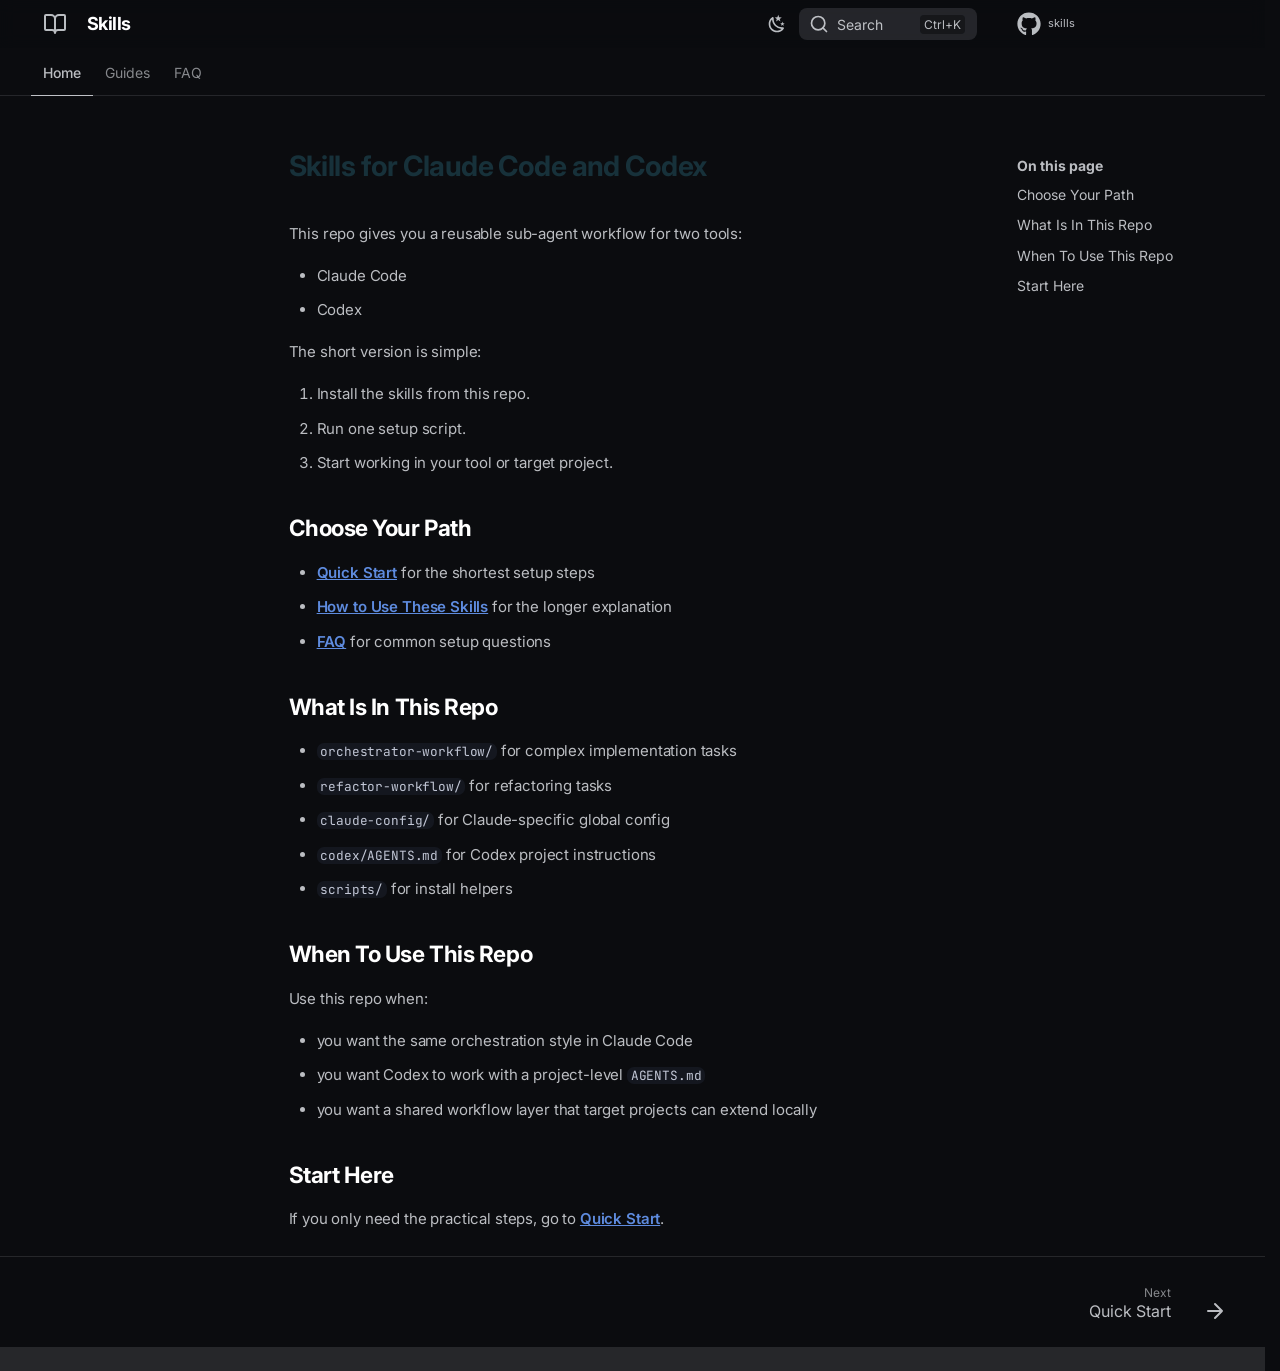
<file: index.html>
<!doctype html>
<html lang="en" class="no-js">
  <head>
    
      <meta charset="utf-8">
      <meta name="viewport" content="width=device-width,initial-scale=1">
      
        <meta name="description" content="Reusable documentation for Claude Code and Codex sub-agent workflows.">
      
      
      
      
      
        <link rel="next" href="./quick-start/">
      
      
        
      
      
      <link rel="icon" href="./assets/images/favicon.png">
      <meta name="generator" content="zensical-0.0.24">
    
    
      
        <title>Skills Docs - Skills</title>
      
    
    
      
        
      
      <link rel="stylesheet" href="./assets/stylesheets/modern/main.28978c9b.min.css">
      
        
          
        
        <link rel="stylesheet" href="./assets/stylesheets/modern/palette.dfe2e883.min.css">
      
      


    
    
      
    
    
      
        
        
        <link rel="preconnect" href="https://fonts.gstatic.com" crossorigin>
        <link rel="stylesheet" href="https://fonts.googleapis.com/css?family=Inter:300,300i,400,400i,500,500i,700,700i%7CJetBrains+Mono:400,400i,700,700i&display=fallback">
        <style>:root{--md-text-font:"Inter";--md-code-font:"JetBrains Mono"}</style>
      
    
    
      <link rel="stylesheet" href="./stylesheets/custom.css">
    
    <script>__md_scope=new URL(".",location),__md_hash=e=>[...e].reduce(((e,t)=>(e<<5)-e+t.charCodeAt(0)),0),__md_get=(e,t=localStorage,a=__md_scope)=>JSON.parse(t.getItem(a.pathname+"."+e)),__md_set=(e,t,a=localStorage,_=__md_scope)=>{try{a.setItem(_.pathname+"."+e,JSON.stringify(t))}catch(e){}},document.documentElement.setAttribute("data-platform",navigator.platform)</script>
    
      

    
    
  </head>
  
  
    
    
      
    
    
    
    
    <body dir="ltr" data-md-color-scheme="slate" data-md-color-primary="blue-grey" data-md-color-accent="cyan">
  
    
    <input class="md-toggle" data-md-toggle="drawer" type="checkbox" id="__drawer" autocomplete="off">
    <input class="md-toggle" data-md-toggle="search" type="checkbox" id="__search" autocomplete="off">
    <label class="md-overlay" for="__drawer"></label>
    <div data-md-component="skip">
      
        
        <a href="#skills-for-claude-code-and-codex" class="md-skip">
          Skip to content
        </a>
      
    </div>
    <div data-md-component="announce">
      
    </div>
    
    
      

<header class="md-header" data-md-component="header">
  <nav class="md-header__inner md-grid" aria-label="Header">
    <a href="" title="Skills" class="md-header__button md-logo" aria-label="Skills" data-md-component="logo">
      
  
  <svg xmlns="http://www.w3.org/2000/svg" fill="none" stroke="currentColor" stroke-linecap="round" stroke-linejoin="round" stroke-width="2" class="lucide lucide-book-open" viewBox="0 0 24 24"><path d="M12 7v14M3 18a1 1 0 0 1-1-1V4a1 1 0 0 1 1-1h5a4 4 0 0 1 4 4 4 4 0 0 1 4-4h5a1 1 0 0 1 1 1v13a1 1 0 0 1-1 1h-6a3 3 0 0 0-3 3 3 3 0 0 0-3-3z"/></svg>

    </a>
    <label class="md-header__button md-icon" for="__drawer">
      
      <svg xmlns="http://www.w3.org/2000/svg" fill="none" stroke="currentColor" stroke-linecap="round" stroke-linejoin="round" stroke-width="2" class="lucide lucide-menu" viewBox="0 0 24 24"><path d="M4 5h16M4 12h16M4 19h16"/></svg>
    </label>
    <div class="md-header__title" data-md-component="header-title">
      <div class="md-header__ellipsis">
        <div class="md-header__topic">
          <span class="md-ellipsis">
            Skills
          </span>
        </div>
        <div class="md-header__topic" data-md-component="header-topic">
          <span class="md-ellipsis">
            
              Skills Docs
            
          </span>
        </div>
      </div>
    </div>
    
      
        <form class="md-header__option" data-md-component="palette">
  
    
    
    
    <input class="md-option" data-md-color-media="none" data-md-color-scheme="slate" data-md-color-primary="blue-grey" data-md-color-accent="cyan"  aria-label="Switch to light mode"  type="radio" name="__palette" id="__palette_0">
    
      <label class="md-header__button md-icon" title="Switch to light mode" for="__palette_1" hidden>
        <svg xmlns="http://www.w3.org/2000/svg" viewBox="0 0 24 24"><path d="m17.75 4.09-2.53 1.94.91 3.06-2.63-1.81-2.63 1.81.91-3.06-2.53-1.94L12.44 4l1.06-3 1.06 3zm3.5 6.91-1.64 1.25.59 1.98-1.7-1.17-1.7 1.17.59-1.98L15.75 11l2.06-.05L18.5 9l.69 1.95zm-2.28 4.95c.83-.08 1.72 1.1 1.19 1.85-.32.45-.66.87-1.08 1.27C15.17 23 8.84 23 4.94 19.07c-3.91-3.9-3.91-10.24 0-14.14.4-.4.82-.76 1.27-1.08.75-.53 1.93.36 1.85 1.19-.27 2.86.69 5.83 2.89 8.02a9.96 9.96 0 0 0 8.02 2.89m-1.64 2.02a12.08 12.08 0 0 1-7.8-3.47c-2.17-2.19-3.33-5-3.49-7.82-2.81 3.14-2.7 7.96.31 10.98 3.02 3.01 7.84 3.12 10.98.31"/></svg>
      </label>
    
  
    
    
    
    <input class="md-option" data-md-color-media="none" data-md-color-scheme="default" data-md-color-primary="teal" data-md-color-accent="amber"  aria-label="Switch to dark mode"  type="radio" name="__palette" id="__palette_1">
    
      <label class="md-header__button md-icon" title="Switch to dark mode" for="__palette_0" hidden>
        <svg xmlns="http://www.w3.org/2000/svg" viewBox="0 0 24 24"><path d="m3.55 19.09 1.41 1.41 1.8-1.79-1.42-1.42M12 6c-3.31 0-6 2.69-6 6s2.69 6 6 6 6-2.69 6-6c0-3.32-2.69-6-6-6m8 7h3v-2h-3m-2.76 7.71 1.8 1.79 1.41-1.41-1.79-1.8M20.45 5l-1.41-1.4-1.8 1.79 1.42 1.42M13 1h-2v3h2M6.76 5.39 4.96 3.6 3.55 5l1.79 1.81zM1 13h3v-2H1m12 9h-2v3h2"/></svg>
      </label>
    
  
</form>
      
    
    
      <script>var palette=__md_get("__palette");if(palette&&palette.color){if("(prefers-color-scheme)"===palette.color.media){var media=matchMedia("(prefers-color-scheme: light)"),input=document.querySelector(media.matches?"[data-md-color-media='(prefers-color-scheme: light)']":"[data-md-color-media='(prefers-color-scheme: dark)']");palette.color.media=input.getAttribute("data-md-color-media"),palette.color.scheme=input.getAttribute("data-md-color-scheme"),palette.color.primary=input.getAttribute("data-md-color-primary"),palette.color.accent=input.getAttribute("data-md-color-accent")}for(var[key,value]of Object.entries(palette.color))document.body.setAttribute("data-md-color-"+key,value)}</script>
    
    
    
      
      
        <label class="md-header__button md-icon" for="__search">
          
          <svg xmlns="http://www.w3.org/2000/svg" fill="none" stroke="currentColor" stroke-linecap="round" stroke-linejoin="round" stroke-width="2" class="lucide lucide-search" viewBox="0 0 24 24"><path d="m21 21-4.34-4.34"/><circle cx="11" cy="11" r="8"/></svg>
        </label>
        <div class="md-search" data-md-component="search" role="dialog" aria-label="Search">
  <button type="button" class="md-search__button">
    Search
  </button>
</div>
      
    
    <div class="md-header__source">
      
        <a href="https://github.com/ylazakovich/skills" title="Go to repository" class="md-source" data-md-component="source">
  <div class="md-source__icon md-icon">
    
    <svg xmlns="http://www.w3.org/2000/svg" viewBox="0 0 512 512"><!--! Font Awesome Free 7.1.0 by @fontawesome - https://fontawesome.com License - https://fontawesome.com/license/free (Icons: CC BY 4.0, Fonts: SIL OFL 1.1, Code: MIT License) Copyright 2025 Fonticons, Inc.--><path fill="currentColor" d="M173.9 397.4c0 2-2.3 3.6-5.2 3.6-3.3.3-5.6-1.3-5.6-3.6 0-2 2.3-3.6 5.2-3.6 3-.3 5.6 1.3 5.6 3.6m-31.1-4.5c-.7 2 1.3 4.3 4.3 4.9 2.6 1 5.6 0 6.2-2s-1.3-4.3-4.3-5.2c-2.6-.7-5.5.3-6.2 2.3m44.2-1.7c-2.9.7-4.9 2.6-4.6 4.9.3 2 2.9 3.3 5.9 2.6 2.9-.7 4.9-2.6 4.6-4.6-.3-1.9-3-3.2-5.9-2.9M252.8 8C114.1 8 8 113.3 8 252c0 110.9 69.8 205.8 169.5 239.2 12.8 2.3 17.3-5.6 17.3-12.1 0-6.2-.3-40.4-.3-61.4 0 0-70 15-84.7-29.8 0 0-11.4-29.1-27.8-36.6 0 0-22.9-15.7 1.6-15.4 0 0 24.9 2 38.6 25.8 21.9 38.6 58.6 27.5 72.9 20.9 2.3-16 8.8-27.1 16-33.7-55.9-6.2-112.3-14.3-112.3-110.5 0-27.5 7.6-41.3 23.6-58.9-2.6-6.5-11.1-33.3 2.6-67.9 20.9-6.5 69 27 69 27 20-5.6 41.5-8.5 62.8-8.5s42.8 2.9 62.8 8.5c0 0 48.1-33.6 69-27 13.7 34.7 5.2 61.4 2.6 67.9 16 17.7 25.8 31.5 25.8 58.9 0 96.5-58.9 104.2-114.8 110.5 9.2 7.9 17 22.9 17 46.4 0 33.7-.3 75.4-.3 83.6 0 6.5 4.6 14.4 17.3 12.1C436.2 457.8 504 362.9 504 252 504 113.3 391.5 8 252.8 8M105.2 352.9c-1.3 1-1 3.3.7 5.2 1.6 1.6 3.9 2.3 5.2 1 1.3-1 1-3.3-.7-5.2-1.6-1.6-3.9-2.3-5.2-1m-10.8-8.1c-.7 1.3.3 2.9 2.3 3.9 1.6 1 3.6.7 4.3-.7.7-1.3-.3-2.9-2.3-3.9-2-.6-3.6-.3-4.3.7m32.4 35.6c-1.6 1.3-1 4.3 1.3 6.2 2.3 2.3 5.2 2.6 6.5 1 1.3-1.3.7-4.3-1.3-6.2-2.2-2.3-5.2-2.6-6.5-1m-11.4-14.7c-1.6 1-1.6 3.6 0 5.9s4.3 3.3 5.6 2.3c1.6-1.3 1.6-3.9 0-6.2-1.4-2.3-4-3.3-5.6-2"/></svg>
  </div>
  <div class="md-source__repository">
    skills
  </div>
</a>
      
    </div>
  </nav>
  
</header>
    
    <div class="md-container" data-md-component="container">
      
      
        
          
            
<nav class="md-tabs" aria-label="Tabs" data-md-component="tabs">
  <div class="md-grid">
    <ul class="md-tabs__list">
      
        
  
  
  
    
  
  
    <li class="md-tabs__item md-tabs__item--active">
      <a href="" class="md-tabs__link">
        
  
  Home

      </a>
    </li>
  

      
        
  
  
  
  
    
    
      <li class="md-tabs__item">
        <a href="./quick-start/" class="md-tabs__link">
          
  
  Guides

        </a>
      </li>
    
  

      
        
  
  
  
  
    <li class="md-tabs__item">
      <a href="./FAQ/" class="md-tabs__link">
        
  
  FAQ

      </a>
    </li>
  

      
    </ul>
  </div>
</nav>
          
        
      
      <main class="md-main" data-md-component="main">
        <div class="md-main__inner md-grid">
          
            
              
              <div class="md-sidebar md-sidebar--primary" data-md-component="sidebar" data-md-type="navigation" >
                <div class="md-sidebar__scrollwrap">
                  <div class="md-sidebar__inner">
                    


  


<nav class="md-nav md-nav--primary md-nav--lifted" aria-label="Navigation" data-md-level="0">
  <label class="md-nav__title" for="__drawer">
    <a href="" title="Skills" class="md-nav__button md-logo" aria-label="Skills" data-md-component="logo">
      
  
  <svg xmlns="http://www.w3.org/2000/svg" fill="none" stroke="currentColor" stroke-linecap="round" stroke-linejoin="round" stroke-width="2" class="lucide lucide-book-open" viewBox="0 0 24 24"><path d="M12 7v14M3 18a1 1 0 0 1-1-1V4a1 1 0 0 1 1-1h5a4 4 0 0 1 4 4 4 4 0 0 1 4-4h5a1 1 0 0 1 1 1v13a1 1 0 0 1-1 1h-6a3 3 0 0 0-3 3 3 3 0 0 0-3-3z"/></svg>

    </a>
    Skills
  </label>
  
    <div class="md-nav__source">
      <a href="https://github.com/ylazakovich/skills" title="Go to repository" class="md-source" data-md-component="source">
  <div class="md-source__icon md-icon">
    
    <svg xmlns="http://www.w3.org/2000/svg" viewBox="0 0 512 512"><!--! Font Awesome Free 7.1.0 by @fontawesome - https://fontawesome.com License - https://fontawesome.com/license/free (Icons: CC BY 4.0, Fonts: SIL OFL 1.1, Code: MIT License) Copyright 2025 Fonticons, Inc.--><path fill="currentColor" d="M173.9 397.4c0 2-2.3 3.6-5.2 3.6-3.3.3-5.6-1.3-5.6-3.6 0-2 2.3-3.6 5.2-3.6 3-.3 5.6 1.3 5.6 3.6m-31.1-4.5c-.7 2 1.3 4.3 4.3 4.9 2.6 1 5.6 0 6.2-2s-1.3-4.3-4.3-5.2c-2.6-.7-5.5.3-6.2 2.3m44.2-1.7c-2.9.7-4.9 2.6-4.6 4.9.3 2 2.9 3.3 5.9 2.6 2.9-.7 4.9-2.6 4.6-4.6-.3-1.9-3-3.2-5.9-2.9M252.8 8C114.1 8 8 113.3 8 252c0 110.9 69.8 205.8 169.5 239.2 12.8 2.3 17.3-5.6 17.3-12.1 0-6.2-.3-40.4-.3-61.4 0 0-70 15-84.7-29.8 0 0-11.4-29.1-27.8-36.6 0 0-22.9-15.7 1.6-15.4 0 0 24.9 2 38.6 25.8 21.9 38.6 58.6 27.5 72.9 20.9 2.3-16 8.8-27.1 16-33.7-55.9-6.2-112.3-14.3-112.3-110.5 0-27.5 7.6-41.3 23.6-58.9-2.6-6.5-11.1-33.3 2.6-67.9 20.9-6.5 69 27 69 27 20-5.6 41.5-8.5 62.8-8.5s42.8 2.9 62.8 8.5c0 0 48.1-33.6 69-27 13.7 34.7 5.2 61.4 2.6 67.9 16 17.7 25.8 31.5 25.8 58.9 0 96.5-58.9 104.2-114.8 110.5 9.2 7.9 17 22.9 17 46.4 0 33.7-.3 75.4-.3 83.6 0 6.5 4.6 14.4 17.3 12.1C436.2 457.8 504 362.9 504 252 504 113.3 391.5 8 252.8 8M105.2 352.9c-1.3 1-1 3.3.7 5.2 1.6 1.6 3.9 2.3 5.2 1 1.3-1 1-3.3-.7-5.2-1.6-1.6-3.9-2.3-5.2-1m-10.8-8.1c-.7 1.3.3 2.9 2.3 3.9 1.6 1 3.6.7 4.3-.7.7-1.3-.3-2.9-2.3-3.9-2-.6-3.6-.3-4.3.7m32.4 35.6c-1.6 1.3-1 4.3 1.3 6.2 2.3 2.3 5.2 2.6 6.5 1 1.3-1.3.7-4.3-1.3-6.2-2.2-2.3-5.2-2.6-6.5-1m-11.4-14.7c-1.6 1-1.6 3.6 0 5.9s4.3 3.3 5.6 2.3c1.6-1.3 1.6-3.9 0-6.2-1.4-2.3-4-3.3-5.6-2"/></svg>
  </div>
  <div class="md-source__repository">
    skills
  </div>
</a>
    </div>
  
  <ul class="md-nav__list" data-md-scrollfix>
    
      
      
  
  
    
  
  
  
    <li class="md-nav__item md-nav__item--active">
      
      <input class="md-nav__toggle md-toggle" type="checkbox" id="__toc">
      
      
        
      
      
        <label class="md-nav__link md-nav__link--active" for="__toc">
          
  
  
  <span class="md-ellipsis">
    
  
    Home
  

    
  </span>
  
  

          <span class="md-nav__icon md-icon"></span>
        </label>
      
      <a href="" class="md-nav__link md-nav__link--active">
        
  
  
  <span class="md-ellipsis">
    
  
    Home
  

    
  </span>
  
  

      </a>
      
        


<nav class="md-nav md-nav--secondary" aria-label="On this page">
  
  
  
    
  
  
    <label class="md-nav__title" for="__toc">
      <span class="md-nav__icon md-icon"></span>
      On this page
    </label>
    <ul class="md-nav__list" data-md-component="toc" data-md-scrollfix>
      
        <li class="md-nav__item">
  <a href="#choose-your-path" class="md-nav__link">
    <span class="md-ellipsis">
      
        Choose Your Path
      
    </span>
  </a>
  
</li>
      
        <li class="md-nav__item">
  <a href="#what-is-in-this-repo" class="md-nav__link">
    <span class="md-ellipsis">
      
        What Is In This Repo
      
    </span>
  </a>
  
</li>
      
        <li class="md-nav__item">
  <a href="#when-to-use-this-repo" class="md-nav__link">
    <span class="md-ellipsis">
      
        When To Use This Repo
      
    </span>
  </a>
  
</li>
      
        <li class="md-nav__item">
  <a href="#start-here" class="md-nav__link">
    <span class="md-ellipsis">
      
        Start Here
      
    </span>
  </a>
  
</li>
      
    </ul>
  
</nav>
      
    </li>
  

    
      
      
  
  
  
  
    
    
    
    
      
      
        
      
    
    
    <li class="md-nav__item md-nav__item--nested">
      
        
        
        <input class="md-nav__toggle md-toggle " type="checkbox" id="__nav_2" >
        
          
          <label class="md-nav__link" for="__nav_2" id="__nav_2_label" tabindex="0">
            
  
  
  <span class="md-ellipsis">
    
  
    Guides
  

    
  </span>
  
  

            <span class="md-nav__icon md-icon"></span>
          </label>
        
        <nav class="md-nav" data-md-level="1" aria-labelledby="__nav_2_label" aria-expanded="false">
          <label class="md-nav__title" for="__nav_2">
            <span class="md-nav__icon md-icon"></span>
            
  
    Guides
  

          </label>
          <ul class="md-nav__list" data-md-scrollfix>
            
              
                
  
  
  
  
    <li class="md-nav__item">
      <a href="./quick-start/" class="md-nav__link">
        
  
  
  <span class="md-ellipsis">
    
  
    Quick Start
  

    
  </span>
  
  

      </a>
    </li>
  

              
            
              
                
  
  
  
  
    <li class="md-nav__item">
      <a href="./guides/how-to-use-skills/" class="md-nav__link">
        
  
  
  <span class="md-ellipsis">
    
  
    How to Use These Skills
  

    
  </span>
  
  

      </a>
    </li>
  

              
            
          </ul>
        </nav>
      
    </li>
  

    
      
      
  
  
  
  
    <li class="md-nav__item">
      <a href="./FAQ/" class="md-nav__link">
        
  
  
  <span class="md-ellipsis">
    
  
    FAQ
  

    
  </span>
  
  

      </a>
    </li>
  

    
  </ul>
</nav>
                  </div>
                </div>
              </div>
            
            
              
              <div class="md-sidebar md-sidebar--secondary" data-md-component="sidebar" data-md-type="toc" >
                <div class="md-sidebar__scrollwrap">
                  <div class="md-sidebar__inner">
                    


<nav class="md-nav md-nav--secondary" aria-label="On this page">
  
  
  
    
  
  
    <label class="md-nav__title" for="__toc">
      <span class="md-nav__icon md-icon"></span>
      On this page
    </label>
    <ul class="md-nav__list" data-md-component="toc" data-md-scrollfix>
      
        <li class="md-nav__item">
  <a href="#choose-your-path" class="md-nav__link">
    <span class="md-ellipsis">
      
        Choose Your Path
      
    </span>
  </a>
  
</li>
      
        <li class="md-nav__item">
  <a href="#what-is-in-this-repo" class="md-nav__link">
    <span class="md-ellipsis">
      
        What Is In This Repo
      
    </span>
  </a>
  
</li>
      
        <li class="md-nav__item">
  <a href="#when-to-use-this-repo" class="md-nav__link">
    <span class="md-ellipsis">
      
        When To Use This Repo
      
    </span>
  </a>
  
</li>
      
        <li class="md-nav__item">
  <a href="#start-here" class="md-nav__link">
    <span class="md-ellipsis">
      
        Start Here
      
    </span>
  </a>
  
</li>
      
    </ul>
  
</nav>
                  </div>
                </div>
              </div>
            
          
          
            <div class="md-content" data-md-component="content">
              
              <article class="md-content__inner md-typeset">
                
                  
  
  


<h1 id="skills-for-claude-code-and-codex">Skills for Claude Code and Codex<a class="headerlink" href="#skills-for-claude-code-and-codex" title="Permanent link">&para;</a></h1>
<p>This repo gives you a reusable sub-agent workflow for two tools:</p>
<ul>
<li>Claude Code</li>
<li>Codex</li>
</ul>
<p>The short version is simple:</p>
<ol>
<li>Install the skills from this repo.</li>
<li>Run one setup script.</li>
<li>Start working in your tool or target project.</li>
</ol>
<h2 id="choose-your-path">Choose Your Path<a class="headerlink" href="#choose-your-path" title="Permanent link">&para;</a></h2>
<ul>
<li><a href="quick-start/">Quick Start</a> for the shortest setup steps</li>
<li><a href="guides/how-to-use-skills/">How to Use These Skills</a> for the longer explanation</li>
<li><a href="FAQ/">FAQ</a> for common setup questions</li>
</ul>
<h2 id="what-is-in-this-repo">What Is In This Repo<a class="headerlink" href="#what-is-in-this-repo" title="Permanent link">&para;</a></h2>
<ul>
<li><code>orchestrator-workflow/</code> for complex implementation tasks</li>
<li><code>refactor-workflow/</code> for refactoring tasks</li>
<li><code>claude-config/</code> for Claude-specific global config</li>
<li><code>codex/AGENTS.md</code> for Codex project instructions</li>
<li><code>scripts/</code> for install helpers</li>
</ul>
<h2 id="when-to-use-this-repo">When To Use This Repo<a class="headerlink" href="#when-to-use-this-repo" title="Permanent link">&para;</a></h2>
<p>Use this repo when:</p>
<ul>
<li>you want the same orchestration style in Claude Code</li>
<li>you want Codex to work with a project-level <code>AGENTS.md</code></li>
<li>you want a shared workflow layer that target projects can extend locally</li>
</ul>
<h2 id="start-here">Start Here<a class="headerlink" href="#start-here" title="Permanent link">&para;</a></h2>
<p>If you only need the practical steps, go to <a href="quick-start/">Quick Start</a>.</p>









  
  






                
              </article>
            </div>
          
          
<script>var target=document.getElementById(location.hash.slice(1));target&&target.name&&(target.checked=target.name.startsWith("__tabbed_"))</script>
        </div>
        
          <button type="button" class="md-top md-icon" data-md-component="top" hidden>
  
  <svg xmlns="http://www.w3.org/2000/svg" fill="none" stroke="currentColor" stroke-linecap="round" stroke-linejoin="round" stroke-width="2" class="lucide lucide-circle-arrow-up" viewBox="0 0 24 24"><circle cx="12" cy="12" r="10"/><path d="m16 12-4-4-4 4M12 16V8"/></svg>
  Back to top
</button>
        
      </main>
      
        <footer class="md-footer">
  
    
      
      <nav class="md-footer__inner md-grid" aria-label="Footer" >
        
        
          
          <a href="./quick-start/" class="md-footer__link md-footer__link--next" aria-label="Next: Quick Start">
            <div class="md-footer__title">
              <span class="md-footer__direction">
                Next
              </span>
              <div class="md-ellipsis">
                Quick Start
              </div>
            </div>
            <div class="md-footer__button md-icon">
              
              <svg xmlns="http://www.w3.org/2000/svg" fill="none" stroke="currentColor" stroke-linecap="round" stroke-linejoin="round" stroke-width="2" class="lucide lucide-arrow-right" viewBox="0 0 24 24"><path d="M5 12h14M12 5l7 7-7 7"/></svg>
            </div>
          </a>
        
      </nav>
    
  
  <div class="md-footer-meta md-typeset">
    <div class="md-footer-meta__inner md-grid">
      <div class="md-copyright">
  
  
</div>
      
    </div>
  </div>
</footer>
      
    </div>
    <div class="md-dialog" data-md-component="dialog">
      <div class="md-dialog__inner md-typeset"></div>
    </div>
    
      <div class="md-progress" data-md-component="progress" role="progressbar"></div>
    
    
    
      
      
      
      <script id="__config" type="application/json">{"annotate":null,"base":".","features":["search.suggest","search.highlight","navigation.footer","navigation.top","navigation.tabs","navigation.sections","navigation.instant","navigation.instant.progress","content.code.copy","content.code.annotate"],"search":"./assets/javascripts/workers/search.e2d2d235.min.js","tags":null,"translations":{"clipboard.copied":"Copied to clipboard","clipboard.copy":"Copy to clipboard","search.result.more.one":"1 more on this page","search.result.more.other":"# more on this page","search.result.none":"No matching documents","search.result.one":"1 matching document","search.result.other":"# matching documents","search.result.placeholder":"Type to start searching","search.result.term.missing":"Missing","select.version":"Select version"},"version":null}</script>
    
    
      <script src="./assets/javascripts/bundle.16f8adc2.min.js"></script>
      
    
  </body>
</html>
</file>
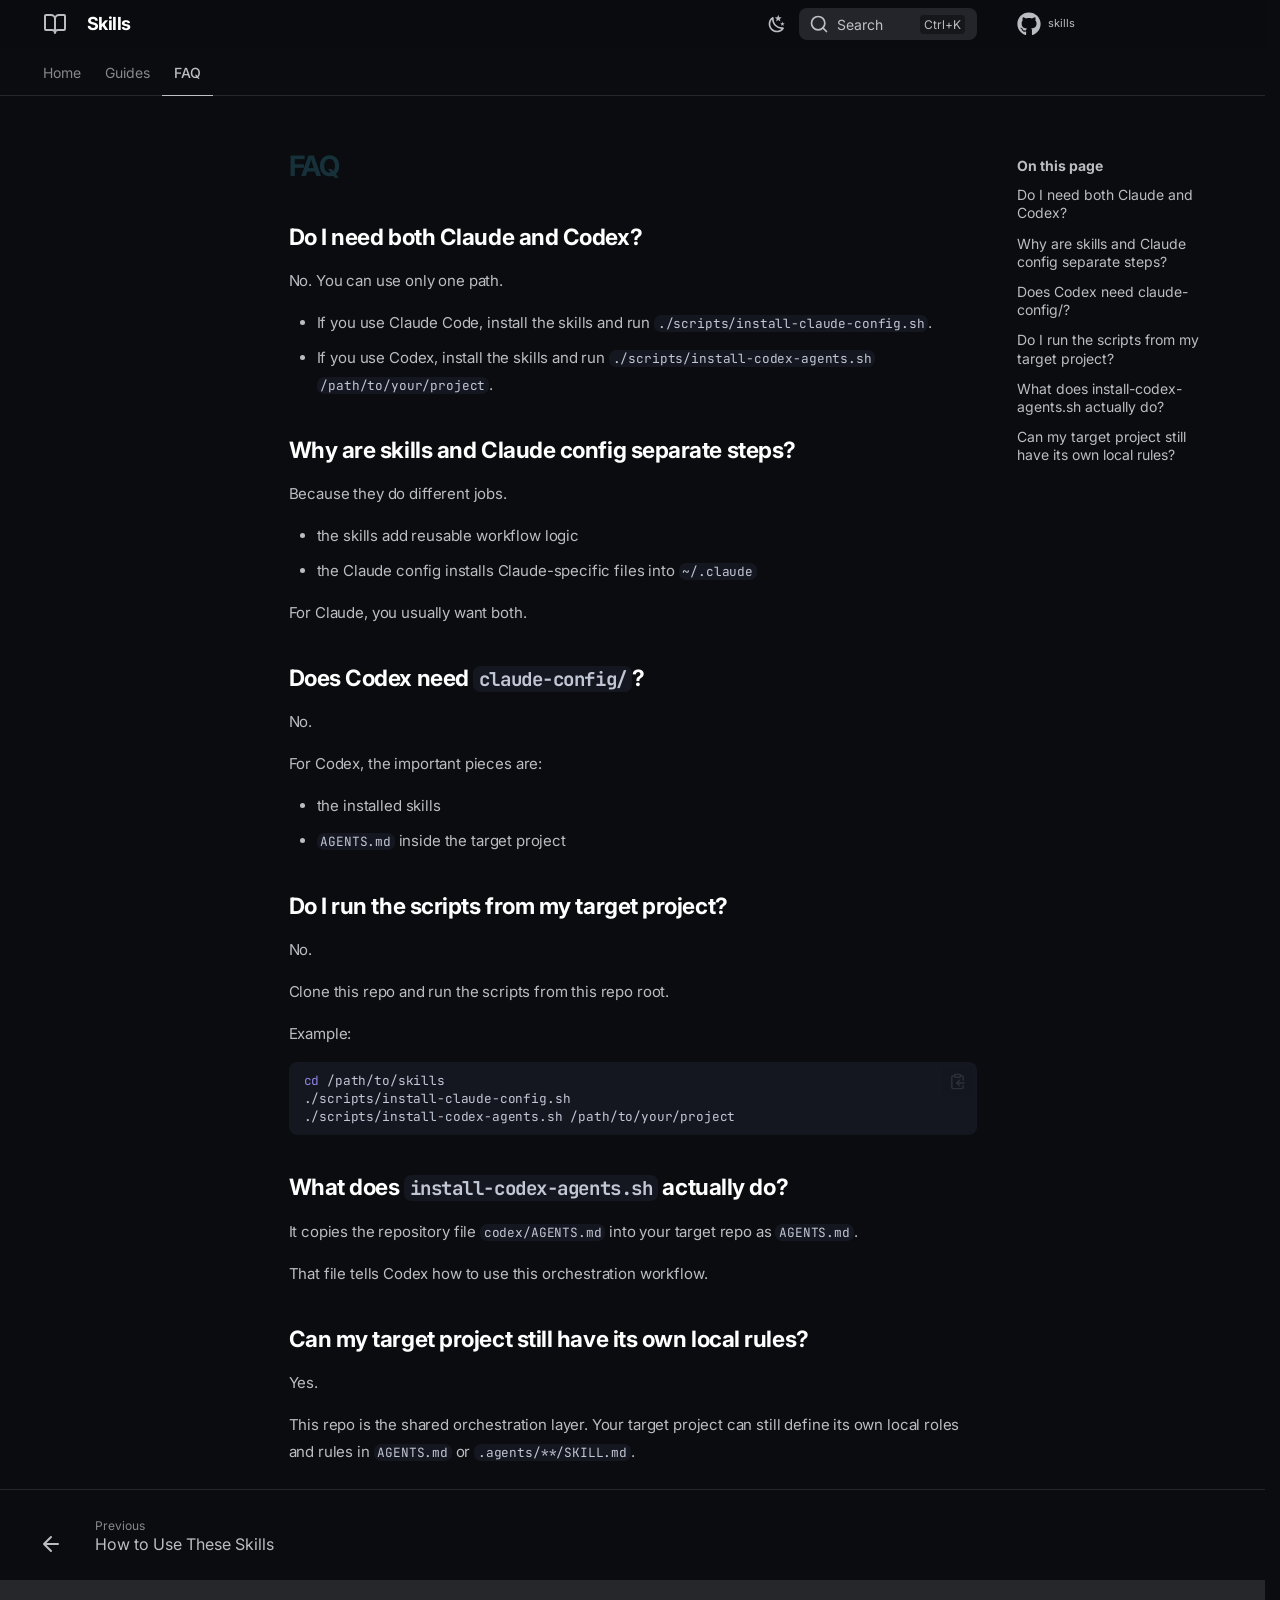
<file: FAQ/index.html>
<!doctype html>
<html lang="en" class="no-js">
  <head>
    
      <meta charset="utf-8">
      <meta name="viewport" content="width=device-width,initial-scale=1">
      
        <meta name="description" content="Reusable documentation for Claude Code and Codex sub-agent workflows.">
      
      
      
      
        <link rel="prev" href="../guides/how-to-use-skills/">
      
      
      
        
      
      
      <link rel="icon" href="../assets/images/favicon.png">
      <meta name="generator" content="zensical-0.0.24">
    
    
      
        <title>FAQ - Skills</title>
      
    
    
      
        
      
      <link rel="stylesheet" href="../assets/stylesheets/modern/main.28978c9b.min.css">
      
        
          
        
        <link rel="stylesheet" href="../assets/stylesheets/modern/palette.dfe2e883.min.css">
      
      


    
    
      
    
    
      
        
        
        <link rel="preconnect" href="https://fonts.gstatic.com" crossorigin>
        <link rel="stylesheet" href="https://fonts.googleapis.com/css?family=Inter:300,300i,400,400i,500,500i,700,700i%7CJetBrains+Mono:400,400i,700,700i&display=fallback">
        <style>:root{--md-text-font:"Inter";--md-code-font:"JetBrains Mono"}</style>
      
    
    
      <link rel="stylesheet" href="../stylesheets/custom.css">
    
    <script>__md_scope=new URL("..",location),__md_hash=e=>[...e].reduce(((e,t)=>(e<<5)-e+t.charCodeAt(0)),0),__md_get=(e,t=localStorage,a=__md_scope)=>JSON.parse(t.getItem(a.pathname+"."+e)),__md_set=(e,t,a=localStorage,_=__md_scope)=>{try{a.setItem(_.pathname+"."+e,JSON.stringify(t))}catch(e){}},document.documentElement.setAttribute("data-platform",navigator.platform)</script>
    
      

    
    
  </head>
  
  
    
    
      
    
    
    
    
    <body dir="ltr" data-md-color-scheme="slate" data-md-color-primary="blue-grey" data-md-color-accent="cyan">
  
    
    <input class="md-toggle" data-md-toggle="drawer" type="checkbox" id="__drawer" autocomplete="off">
    <input class="md-toggle" data-md-toggle="search" type="checkbox" id="__search" autocomplete="off">
    <label class="md-overlay" for="__drawer"></label>
    <div data-md-component="skip">
      
        
        <a href="#faq" class="md-skip">
          Skip to content
        </a>
      
    </div>
    <div data-md-component="announce">
      
    </div>
    
    
      

<header class="md-header" data-md-component="header">
  <nav class="md-header__inner md-grid" aria-label="Header">
    <a href="./.." title="Skills" class="md-header__button md-logo" aria-label="Skills" data-md-component="logo">
      
  
  <svg xmlns="http://www.w3.org/2000/svg" fill="none" stroke="currentColor" stroke-linecap="round" stroke-linejoin="round" stroke-width="2" class="lucide lucide-book-open" viewBox="0 0 24 24"><path d="M12 7v14M3 18a1 1 0 0 1-1-1V4a1 1 0 0 1 1-1h5a4 4 0 0 1 4 4 4 4 0 0 1 4-4h5a1 1 0 0 1 1 1v13a1 1 0 0 1-1 1h-6a3 3 0 0 0-3 3 3 3 0 0 0-3-3z"/></svg>

    </a>
    <label class="md-header__button md-icon" for="__drawer">
      
      <svg xmlns="http://www.w3.org/2000/svg" fill="none" stroke="currentColor" stroke-linecap="round" stroke-linejoin="round" stroke-width="2" class="lucide lucide-menu" viewBox="0 0 24 24"><path d="M4 5h16M4 12h16M4 19h16"/></svg>
    </label>
    <div class="md-header__title" data-md-component="header-title">
      <div class="md-header__ellipsis">
        <div class="md-header__topic">
          <span class="md-ellipsis">
            Skills
          </span>
        </div>
        <div class="md-header__topic" data-md-component="header-topic">
          <span class="md-ellipsis">
            
              FAQ
            
          </span>
        </div>
      </div>
    </div>
    
      
        <form class="md-header__option" data-md-component="palette">
  
    
    
    
    <input class="md-option" data-md-color-media="none" data-md-color-scheme="slate" data-md-color-primary="blue-grey" data-md-color-accent="cyan"  aria-label="Switch to light mode"  type="radio" name="__palette" id="__palette_0">
    
      <label class="md-header__button md-icon" title="Switch to light mode" for="__palette_1" hidden>
        <svg xmlns="http://www.w3.org/2000/svg" viewBox="0 0 24 24"><path d="m17.75 4.09-2.53 1.94.91 3.06-2.63-1.81-2.63 1.81.91-3.06-2.53-1.94L12.44 4l1.06-3 1.06 3zm3.5 6.91-1.64 1.25.59 1.98-1.7-1.17-1.7 1.17.59-1.98L15.75 11l2.06-.05L18.5 9l.69 1.95zm-2.28 4.95c.83-.08 1.72 1.1 1.19 1.85-.32.45-.66.87-1.08 1.27C15.17 23 8.84 23 4.94 19.07c-3.91-3.9-3.91-10.24 0-14.14.4-.4.82-.76 1.27-1.08.75-.53 1.93.36 1.85 1.19-.27 2.86.69 5.83 2.89 8.02a9.96 9.96 0 0 0 8.02 2.89m-1.64 2.02a12.08 12.08 0 0 1-7.8-3.47c-2.17-2.19-3.33-5-3.49-7.82-2.81 3.14-2.7 7.96.31 10.98 3.02 3.01 7.84 3.12 10.98.31"/></svg>
      </label>
    
  
    
    
    
    <input class="md-option" data-md-color-media="none" data-md-color-scheme="default" data-md-color-primary="teal" data-md-color-accent="amber"  aria-label="Switch to dark mode"  type="radio" name="__palette" id="__palette_1">
    
      <label class="md-header__button md-icon" title="Switch to dark mode" for="__palette_0" hidden>
        <svg xmlns="http://www.w3.org/2000/svg" viewBox="0 0 24 24"><path d="m3.55 19.09 1.41 1.41 1.8-1.79-1.42-1.42M12 6c-3.31 0-6 2.69-6 6s2.69 6 6 6 6-2.69 6-6c0-3.32-2.69-6-6-6m8 7h3v-2h-3m-2.76 7.71 1.8 1.79 1.41-1.41-1.79-1.8M20.45 5l-1.41-1.4-1.8 1.79 1.42 1.42M13 1h-2v3h2M6.76 5.39 4.96 3.6 3.55 5l1.79 1.81zM1 13h3v-2H1m12 9h-2v3h2"/></svg>
      </label>
    
  
</form>
      
    
    
      <script>var palette=__md_get("__palette");if(palette&&palette.color){if("(prefers-color-scheme)"===palette.color.media){var media=matchMedia("(prefers-color-scheme: light)"),input=document.querySelector(media.matches?"[data-md-color-media='(prefers-color-scheme: light)']":"[data-md-color-media='(prefers-color-scheme: dark)']");palette.color.media=input.getAttribute("data-md-color-media"),palette.color.scheme=input.getAttribute("data-md-color-scheme"),palette.color.primary=input.getAttribute("data-md-color-primary"),palette.color.accent=input.getAttribute("data-md-color-accent")}for(var[key,value]of Object.entries(palette.color))document.body.setAttribute("data-md-color-"+key,value)}</script>
    
    
    
      
      
        <label class="md-header__button md-icon" for="__search">
          
          <svg xmlns="http://www.w3.org/2000/svg" fill="none" stroke="currentColor" stroke-linecap="round" stroke-linejoin="round" stroke-width="2" class="lucide lucide-search" viewBox="0 0 24 24"><path d="m21 21-4.34-4.34"/><circle cx="11" cy="11" r="8"/></svg>
        </label>
        <div class="md-search" data-md-component="search" role="dialog" aria-label="Search">
  <button type="button" class="md-search__button">
    Search
  </button>
</div>
      
    
    <div class="md-header__source">
      
        <a href="https://github.com/ylazakovich/skills" title="Go to repository" class="md-source" data-md-component="source">
  <div class="md-source__icon md-icon">
    
    <svg xmlns="http://www.w3.org/2000/svg" viewBox="0 0 512 512"><!--! Font Awesome Free 7.1.0 by @fontawesome - https://fontawesome.com License - https://fontawesome.com/license/free (Icons: CC BY 4.0, Fonts: SIL OFL 1.1, Code: MIT License) Copyright 2025 Fonticons, Inc.--><path fill="currentColor" d="M173.9 397.4c0 2-2.3 3.6-5.2 3.6-3.3.3-5.6-1.3-5.6-3.6 0-2 2.3-3.6 5.2-3.6 3-.3 5.6 1.3 5.6 3.6m-31.1-4.5c-.7 2 1.3 4.3 4.3 4.9 2.6 1 5.6 0 6.2-2s-1.3-4.3-4.3-5.2c-2.6-.7-5.5.3-6.2 2.3m44.2-1.7c-2.9.7-4.9 2.6-4.6 4.9.3 2 2.9 3.3 5.9 2.6 2.9-.7 4.9-2.6 4.6-4.6-.3-1.9-3-3.2-5.9-2.9M252.8 8C114.1 8 8 113.3 8 252c0 110.9 69.8 205.8 169.5 239.2 12.8 2.3 17.3-5.6 17.3-12.1 0-6.2-.3-40.4-.3-61.4 0 0-70 15-84.7-29.8 0 0-11.4-29.1-27.8-36.6 0 0-22.9-15.7 1.6-15.4 0 0 24.9 2 38.6 25.8 21.9 38.6 58.6 27.5 72.9 20.9 2.3-16 8.8-27.1 16-33.7-55.9-6.2-112.3-14.3-112.3-110.5 0-27.5 7.6-41.3 23.6-58.9-2.6-6.5-11.1-33.3 2.6-67.9 20.9-6.5 69 27 69 27 20-5.6 41.5-8.5 62.8-8.5s42.8 2.9 62.8 8.5c0 0 48.1-33.6 69-27 13.7 34.7 5.2 61.4 2.6 67.9 16 17.7 25.8 31.5 25.8 58.9 0 96.5-58.9 104.2-114.8 110.5 9.2 7.9 17 22.9 17 46.4 0 33.7-.3 75.4-.3 83.6 0 6.5 4.6 14.4 17.3 12.1C436.2 457.8 504 362.9 504 252 504 113.3 391.5 8 252.8 8M105.2 352.9c-1.3 1-1 3.3.7 5.2 1.6 1.6 3.9 2.3 5.2 1 1.3-1 1-3.3-.7-5.2-1.6-1.6-3.9-2.3-5.2-1m-10.8-8.1c-.7 1.3.3 2.9 2.3 3.9 1.6 1 3.6.7 4.3-.7.7-1.3-.3-2.9-2.3-3.9-2-.6-3.6-.3-4.3.7m32.4 35.6c-1.6 1.3-1 4.3 1.3 6.2 2.3 2.3 5.2 2.6 6.5 1 1.3-1.3.7-4.3-1.3-6.2-2.2-2.3-5.2-2.6-6.5-1m-11.4-14.7c-1.6 1-1.6 3.6 0 5.9s4.3 3.3 5.6 2.3c1.6-1.3 1.6-3.9 0-6.2-1.4-2.3-4-3.3-5.6-2"/></svg>
  </div>
  <div class="md-source__repository">
    skills
  </div>
</a>
      
    </div>
  </nav>
  
</header>
    
    <div class="md-container" data-md-component="container">
      
      
        
          
            
<nav class="md-tabs" aria-label="Tabs" data-md-component="tabs">
  <div class="md-grid">
    <ul class="md-tabs__list">
      
        
  
  
  
  
    <li class="md-tabs__item">
      <a href="./.." class="md-tabs__link">
        
  
  Home

      </a>
    </li>
  

      
        
  
  
  
  
    
    
      <li class="md-tabs__item">
        <a href="../quick-start/" class="md-tabs__link">
          
  
  Guides

        </a>
      </li>
    
  

      
        
  
  
  
    
  
  
    <li class="md-tabs__item md-tabs__item--active">
      <a href="././" class="md-tabs__link">
        
  
  FAQ

      </a>
    </li>
  

      
    </ul>
  </div>
</nav>
          
        
      
      <main class="md-main" data-md-component="main">
        <div class="md-main__inner md-grid">
          
            
              
              <div class="md-sidebar md-sidebar--primary" data-md-component="sidebar" data-md-type="navigation" >
                <div class="md-sidebar__scrollwrap">
                  <div class="md-sidebar__inner">
                    


  


<nav class="md-nav md-nav--primary md-nav--lifted" aria-label="Navigation" data-md-level="0">
  <label class="md-nav__title" for="__drawer">
    <a href="./.." title="Skills" class="md-nav__button md-logo" aria-label="Skills" data-md-component="logo">
      
  
  <svg xmlns="http://www.w3.org/2000/svg" fill="none" stroke="currentColor" stroke-linecap="round" stroke-linejoin="round" stroke-width="2" class="lucide lucide-book-open" viewBox="0 0 24 24"><path d="M12 7v14M3 18a1 1 0 0 1-1-1V4a1 1 0 0 1 1-1h5a4 4 0 0 1 4 4 4 4 0 0 1 4-4h5a1 1 0 0 1 1 1v13a1 1 0 0 1-1 1h-6a3 3 0 0 0-3 3 3 3 0 0 0-3-3z"/></svg>

    </a>
    Skills
  </label>
  
    <div class="md-nav__source">
      <a href="https://github.com/ylazakovich/skills" title="Go to repository" class="md-source" data-md-component="source">
  <div class="md-source__icon md-icon">
    
    <svg xmlns="http://www.w3.org/2000/svg" viewBox="0 0 512 512"><!--! Font Awesome Free 7.1.0 by @fontawesome - https://fontawesome.com License - https://fontawesome.com/license/free (Icons: CC BY 4.0, Fonts: SIL OFL 1.1, Code: MIT License) Copyright 2025 Fonticons, Inc.--><path fill="currentColor" d="M173.9 397.4c0 2-2.3 3.6-5.2 3.6-3.3.3-5.6-1.3-5.6-3.6 0-2 2.3-3.6 5.2-3.6 3-.3 5.6 1.3 5.6 3.6m-31.1-4.5c-.7 2 1.3 4.3 4.3 4.9 2.6 1 5.6 0 6.2-2s-1.3-4.3-4.3-5.2c-2.6-.7-5.5.3-6.2 2.3m44.2-1.7c-2.9.7-4.9 2.6-4.6 4.9.3 2 2.9 3.3 5.9 2.6 2.9-.7 4.9-2.6 4.6-4.6-.3-1.9-3-3.2-5.9-2.9M252.8 8C114.1 8 8 113.3 8 252c0 110.9 69.8 205.8 169.5 239.2 12.8 2.3 17.3-5.6 17.3-12.1 0-6.2-.3-40.4-.3-61.4 0 0-70 15-84.7-29.8 0 0-11.4-29.1-27.8-36.6 0 0-22.9-15.7 1.6-15.4 0 0 24.9 2 38.6 25.8 21.9 38.6 58.6 27.5 72.9 20.9 2.3-16 8.8-27.1 16-33.7-55.9-6.2-112.3-14.3-112.3-110.5 0-27.5 7.6-41.3 23.6-58.9-2.6-6.5-11.1-33.3 2.6-67.9 20.9-6.5 69 27 69 27 20-5.6 41.5-8.5 62.8-8.5s42.8 2.9 62.8 8.5c0 0 48.1-33.6 69-27 13.7 34.7 5.2 61.4 2.6 67.9 16 17.7 25.8 31.5 25.8 58.9 0 96.5-58.9 104.2-114.8 110.5 9.2 7.9 17 22.9 17 46.4 0 33.7-.3 75.4-.3 83.6 0 6.5 4.6 14.4 17.3 12.1C436.2 457.8 504 362.9 504 252 504 113.3 391.5 8 252.8 8M105.2 352.9c-1.3 1-1 3.3.7 5.2 1.6 1.6 3.9 2.3 5.2 1 1.3-1 1-3.3-.7-5.2-1.6-1.6-3.9-2.3-5.2-1m-10.8-8.1c-.7 1.3.3 2.9 2.3 3.9 1.6 1 3.6.7 4.3-.7.7-1.3-.3-2.9-2.3-3.9-2-.6-3.6-.3-4.3.7m32.4 35.6c-1.6 1.3-1 4.3 1.3 6.2 2.3 2.3 5.2 2.6 6.5 1 1.3-1.3.7-4.3-1.3-6.2-2.2-2.3-5.2-2.6-6.5-1m-11.4-14.7c-1.6 1-1.6 3.6 0 5.9s4.3 3.3 5.6 2.3c1.6-1.3 1.6-3.9 0-6.2-1.4-2.3-4-3.3-5.6-2"/></svg>
  </div>
  <div class="md-source__repository">
    skills
  </div>
</a>
    </div>
  
  <ul class="md-nav__list" data-md-scrollfix>
    
      
      
  
  
  
  
    <li class="md-nav__item">
      <a href="./.." class="md-nav__link">
        
  
  
  <span class="md-ellipsis">
    
  
    Home
  

    
  </span>
  
  

      </a>
    </li>
  

    
      
      
  
  
  
  
    
    
    
    
      
      
        
      
    
    
    <li class="md-nav__item md-nav__item--nested">
      
        
        
        <input class="md-nav__toggle md-toggle " type="checkbox" id="__nav_2" >
        
          
          <label class="md-nav__link" for="__nav_2" id="__nav_2_label" tabindex="0">
            
  
  
  <span class="md-ellipsis">
    
  
    Guides
  

    
  </span>
  
  

            <span class="md-nav__icon md-icon"></span>
          </label>
        
        <nav class="md-nav" data-md-level="1" aria-labelledby="__nav_2_label" aria-expanded="false">
          <label class="md-nav__title" for="__nav_2">
            <span class="md-nav__icon md-icon"></span>
            
  
    Guides
  

          </label>
          <ul class="md-nav__list" data-md-scrollfix>
            
              
                
  
  
  
  
    <li class="md-nav__item">
      <a href="../quick-start/" class="md-nav__link">
        
  
  
  <span class="md-ellipsis">
    
  
    Quick Start
  

    
  </span>
  
  

      </a>
    </li>
  

              
            
              
                
  
  
  
  
    <li class="md-nav__item">
      <a href="../guides/how-to-use-skills/" class="md-nav__link">
        
  
  
  <span class="md-ellipsis">
    
  
    How to Use These Skills
  

    
  </span>
  
  

      </a>
    </li>
  

              
            
          </ul>
        </nav>
      
    </li>
  

    
      
      
  
  
    
  
  
  
    <li class="md-nav__item md-nav__item--active">
      
      <input class="md-nav__toggle md-toggle" type="checkbox" id="__toc">
      
      
        
      
      
        <label class="md-nav__link md-nav__link--active" for="__toc">
          
  
  
  <span class="md-ellipsis">
    
  
    FAQ
  

    
  </span>
  
  

          <span class="md-nav__icon md-icon"></span>
        </label>
      
      <a href="././" class="md-nav__link md-nav__link--active">
        
  
  
  <span class="md-ellipsis">
    
  
    FAQ
  

    
  </span>
  
  

      </a>
      
        


<nav class="md-nav md-nav--secondary" aria-label="On this page">
  
  
  
    
  
  
    <label class="md-nav__title" for="__toc">
      <span class="md-nav__icon md-icon"></span>
      On this page
    </label>
    <ul class="md-nav__list" data-md-component="toc" data-md-scrollfix>
      
        <li class="md-nav__item">
  <a href="#do-i-need-both-claude-and-codex" class="md-nav__link">
    <span class="md-ellipsis">
      
        Do I need both Claude and Codex?
      
    </span>
  </a>
  
</li>
      
        <li class="md-nav__item">
  <a href="#why-are-skills-and-claude-config-separate-steps" class="md-nav__link">
    <span class="md-ellipsis">
      
        Why are skills and Claude config separate steps?
      
    </span>
  </a>
  
</li>
      
        <li class="md-nav__item">
  <a href="#does-codex-need-claude-config" class="md-nav__link">
    <span class="md-ellipsis">
      
        Does Codex need claude-config/?
      
    </span>
  </a>
  
</li>
      
        <li class="md-nav__item">
  <a href="#do-i-run-the-scripts-from-my-target-project" class="md-nav__link">
    <span class="md-ellipsis">
      
        Do I run the scripts from my target project?
      
    </span>
  </a>
  
</li>
      
        <li class="md-nav__item">
  <a href="#what-does-install-codex-agentssh-actually-do" class="md-nav__link">
    <span class="md-ellipsis">
      
        What does install-codex-agents.sh actually do?
      
    </span>
  </a>
  
</li>
      
        <li class="md-nav__item">
  <a href="#can-my-target-project-still-have-its-own-local-rules" class="md-nav__link">
    <span class="md-ellipsis">
      
        Can my target project still have its own local rules?
      
    </span>
  </a>
  
</li>
      
    </ul>
  
</nav>
      
    </li>
  

    
  </ul>
</nav>
                  </div>
                </div>
              </div>
            
            
              
              <div class="md-sidebar md-sidebar--secondary" data-md-component="sidebar" data-md-type="toc" >
                <div class="md-sidebar__scrollwrap">
                  <div class="md-sidebar__inner">
                    


<nav class="md-nav md-nav--secondary" aria-label="On this page">
  
  
  
    
  
  
    <label class="md-nav__title" for="__toc">
      <span class="md-nav__icon md-icon"></span>
      On this page
    </label>
    <ul class="md-nav__list" data-md-component="toc" data-md-scrollfix>
      
        <li class="md-nav__item">
  <a href="#do-i-need-both-claude-and-codex" class="md-nav__link">
    <span class="md-ellipsis">
      
        Do I need both Claude and Codex?
      
    </span>
  </a>
  
</li>
      
        <li class="md-nav__item">
  <a href="#why-are-skills-and-claude-config-separate-steps" class="md-nav__link">
    <span class="md-ellipsis">
      
        Why are skills and Claude config separate steps?
      
    </span>
  </a>
  
</li>
      
        <li class="md-nav__item">
  <a href="#does-codex-need-claude-config" class="md-nav__link">
    <span class="md-ellipsis">
      
        Does Codex need claude-config/?
      
    </span>
  </a>
  
</li>
      
        <li class="md-nav__item">
  <a href="#do-i-run-the-scripts-from-my-target-project" class="md-nav__link">
    <span class="md-ellipsis">
      
        Do I run the scripts from my target project?
      
    </span>
  </a>
  
</li>
      
        <li class="md-nav__item">
  <a href="#what-does-install-codex-agentssh-actually-do" class="md-nav__link">
    <span class="md-ellipsis">
      
        What does install-codex-agents.sh actually do?
      
    </span>
  </a>
  
</li>
      
        <li class="md-nav__item">
  <a href="#can-my-target-project-still-have-its-own-local-rules" class="md-nav__link">
    <span class="md-ellipsis">
      
        Can my target project still have its own local rules?
      
    </span>
  </a>
  
</li>
      
    </ul>
  
</nav>
                  </div>
                </div>
              </div>
            
          
          
            <div class="md-content" data-md-component="content">
              
              <article class="md-content__inner md-typeset">
                
                  
  
  


<h1 id="faq">FAQ<a class="headerlink" href="#faq" title="Permanent link">&para;</a></h1>
<h2 id="do-i-need-both-claude-and-codex">Do I need both Claude and Codex?<a class="headerlink" href="#do-i-need-both-claude-and-codex" title="Permanent link">&para;</a></h2>
<p>No. You can use only one path.</p>
<ul>
<li>If you use Claude Code, install the skills and run <code>./scripts/install-claude-config.sh</code>.</li>
<li>If you use Codex, install the skills and run <code>./scripts/install-codex-agents.sh /path/to/your/project</code>.</li>
</ul>
<h2 id="why-are-skills-and-claude-config-separate-steps">Why are skills and Claude config separate steps?<a class="headerlink" href="#why-are-skills-and-claude-config-separate-steps" title="Permanent link">&para;</a></h2>
<p>Because they do different jobs.</p>
<ul>
<li>the skills add reusable workflow logic</li>
<li>the Claude config installs Claude-specific files into <code>~/.claude</code></li>
</ul>
<p>For Claude, you usually want both.</p>
<h2 id="does-codex-need-claude-config">Does Codex need <code>claude-config/</code>?<a class="headerlink" href="#does-codex-need-claude-config" title="Permanent link">&para;</a></h2>
<p>No.</p>
<p>For Codex, the important pieces are:</p>
<ul>
<li>the installed skills</li>
<li><code>AGENTS.md</code> inside the target project</li>
</ul>
<h2 id="do-i-run-the-scripts-from-my-target-project">Do I run the scripts from my target project?<a class="headerlink" href="#do-i-run-the-scripts-from-my-target-project" title="Permanent link">&para;</a></h2>
<p>No.</p>
<p>Clone this repo and run the scripts from this repo root.</p>
<p>Example:</p>
<div class="highlight"><pre><span></span><code><span class="nb">cd</span><span class="w"> </span>/path/to/skills
./scripts/install-claude-config.sh
./scripts/install-codex-agents.sh<span class="w"> </span>/path/to/your/project
</code></pre></div>
<h2 id="what-does-install-codex-agentssh-actually-do">What does <code>install-codex-agents.sh</code> actually do?<a class="headerlink" href="#what-does-install-codex-agentssh-actually-do" title="Permanent link">&para;</a></h2>
<p>It copies the repository file <code>codex/AGENTS.md</code> into your target repo as <code>AGENTS.md</code>.</p>
<p>That file tells Codex how to use this orchestration workflow.</p>
<h2 id="can-my-target-project-still-have-its-own-local-rules">Can my target project still have its own local rules?<a class="headerlink" href="#can-my-target-project-still-have-its-own-local-rules" title="Permanent link">&para;</a></h2>
<p>Yes.</p>
<p>This repo is the shared orchestration layer. Your target project can still define its own local roles and rules in <code>AGENTS.md</code> or <code>.agents/**/SKILL.md</code>.</p>









  
  






                
              </article>
            </div>
          
          
<script>var target=document.getElementById(location.hash.slice(1));target&&target.name&&(target.checked=target.name.startsWith("__tabbed_"))</script>
        </div>
        
          <button type="button" class="md-top md-icon" data-md-component="top" hidden>
  
  <svg xmlns="http://www.w3.org/2000/svg" fill="none" stroke="currentColor" stroke-linecap="round" stroke-linejoin="round" stroke-width="2" class="lucide lucide-circle-arrow-up" viewBox="0 0 24 24"><circle cx="12" cy="12" r="10"/><path d="m16 12-4-4-4 4M12 16V8"/></svg>
  Back to top
</button>
        
      </main>
      
        <footer class="md-footer">
  
    
      
      <nav class="md-footer__inner md-grid" aria-label="Footer" >
        
          
          <a href="../guides/how-to-use-skills/" class="md-footer__link md-footer__link--prev" aria-label="Previous: How to Use These Skills">
            <div class="md-footer__button md-icon">
              
              <svg xmlns="http://www.w3.org/2000/svg" fill="none" stroke="currentColor" stroke-linecap="round" stroke-linejoin="round" stroke-width="2" class="lucide lucide-arrow-left" viewBox="0 0 24 24"><path d="m12 19-7-7 7-7M19 12H5"/></svg>
            </div>
            <div class="md-footer__title">
              <span class="md-footer__direction">
                Previous
              </span>
              <div class="md-ellipsis">
                How to Use These Skills
              </div>
            </div>
          </a>
        
        
      </nav>
    
  
  <div class="md-footer-meta md-typeset">
    <div class="md-footer-meta__inner md-grid">
      <div class="md-copyright">
  
  
</div>
      
    </div>
  </div>
</footer>
      
    </div>
    <div class="md-dialog" data-md-component="dialog">
      <div class="md-dialog__inner md-typeset"></div>
    </div>
    
      <div class="md-progress" data-md-component="progress" role="progressbar"></div>
    
    
    
      
      
      
      <script id="__config" type="application/json">{"annotate":null,"base":"..","features":["search.suggest","search.highlight","navigation.footer","navigation.top","navigation.tabs","navigation.sections","navigation.instant","navigation.instant.progress","content.code.copy","content.code.annotate"],"search":"../assets/javascripts/workers/search.e2d2d235.min.js","tags":null,"translations":{"clipboard.copied":"Copied to clipboard","clipboard.copy":"Copy to clipboard","search.result.more.one":"1 more on this page","search.result.more.other":"# more on this page","search.result.none":"No matching documents","search.result.one":"1 matching document","search.result.other":"# matching documents","search.result.placeholder":"Type to start searching","search.result.term.missing":"Missing","select.version":"Select version"},"version":null}</script>
    
    
      <script src="../assets/javascripts/bundle.16f8adc2.min.js"></script>
      
    
  </body>
</html>
</file>
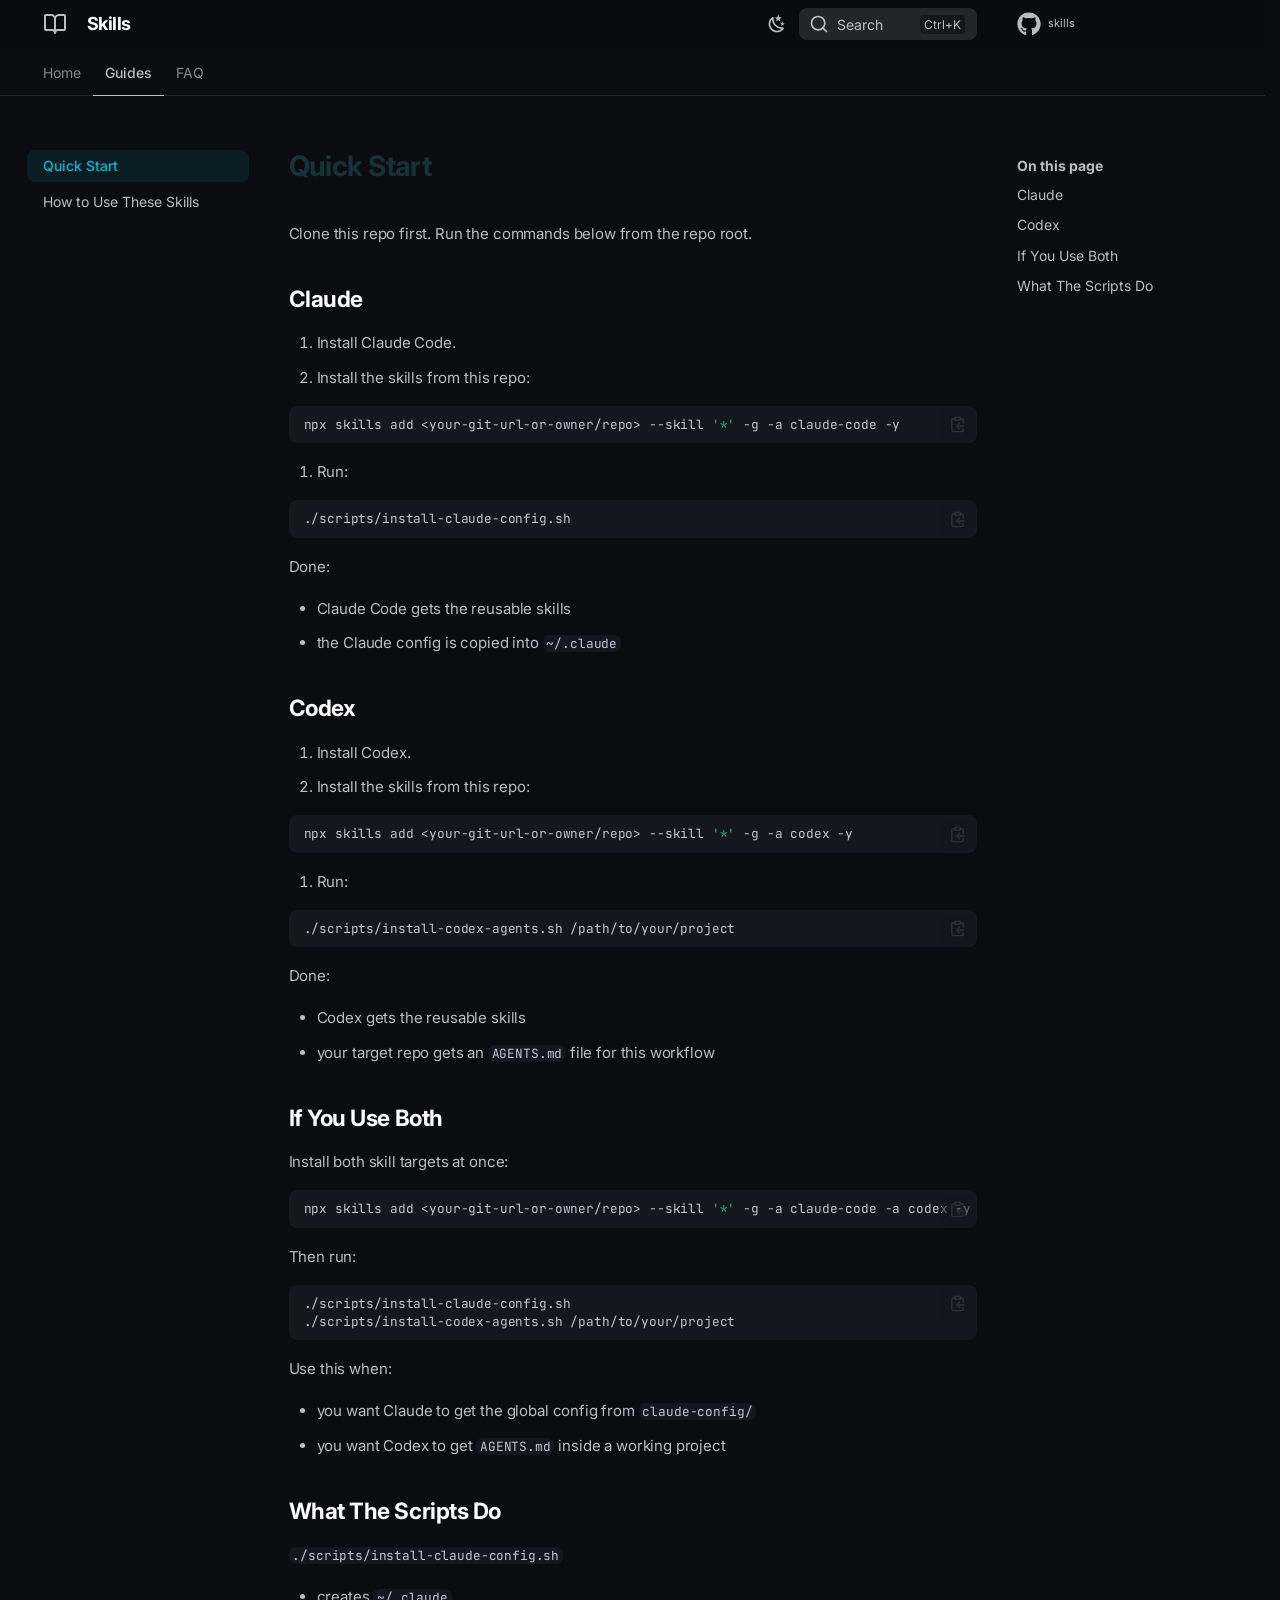
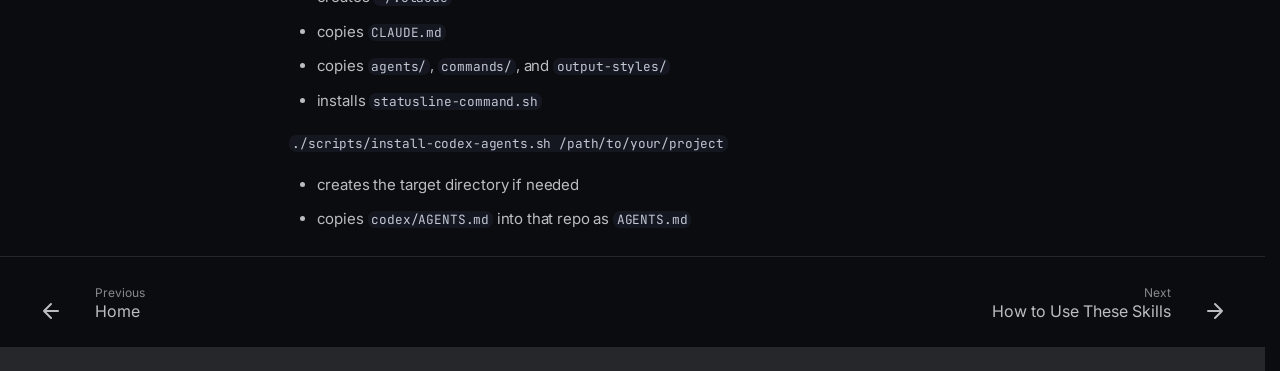
<file: quick-start/index.html>
<!doctype html>
<html lang="en" class="no-js">
  <head>
    
      <meta charset="utf-8">
      <meta name="viewport" content="width=device-width,initial-scale=1">
      
        <meta name="description" content="Reusable documentation for Claude Code and Codex sub-agent workflows.">
      
      
      
      
        <link rel="prev" href="./..">
      
      
        <link rel="next" href="../guides/how-to-use-skills/">
      
      
        
      
      
      <link rel="icon" href="../assets/images/favicon.png">
      <meta name="generator" content="zensical-0.0.24">
    
    
      
        <title>Quick Start - Skills</title>
      
    
    
      
        
      
      <link rel="stylesheet" href="../assets/stylesheets/modern/main.28978c9b.min.css">
      
        
          
        
        <link rel="stylesheet" href="../assets/stylesheets/modern/palette.dfe2e883.min.css">
      
      


    
    
      
    
    
      
        
        
        <link rel="preconnect" href="https://fonts.gstatic.com" crossorigin>
        <link rel="stylesheet" href="https://fonts.googleapis.com/css?family=Inter:300,300i,400,400i,500,500i,700,700i%7CJetBrains+Mono:400,400i,700,700i&display=fallback">
        <style>:root{--md-text-font:"Inter";--md-code-font:"JetBrains Mono"}</style>
      
    
    
      <link rel="stylesheet" href="../stylesheets/custom.css">
    
    <script>__md_scope=new URL("..",location),__md_hash=e=>[...e].reduce(((e,t)=>(e<<5)-e+t.charCodeAt(0)),0),__md_get=(e,t=localStorage,a=__md_scope)=>JSON.parse(t.getItem(a.pathname+"."+e)),__md_set=(e,t,a=localStorage,_=__md_scope)=>{try{a.setItem(_.pathname+"."+e,JSON.stringify(t))}catch(e){}},document.documentElement.setAttribute("data-platform",navigator.platform)</script>
    
      

    
    
  </head>
  
  
    
    
      
    
    
    
    
    <body dir="ltr" data-md-color-scheme="slate" data-md-color-primary="blue-grey" data-md-color-accent="cyan">
  
    
    <input class="md-toggle" data-md-toggle="drawer" type="checkbox" id="__drawer" autocomplete="off">
    <input class="md-toggle" data-md-toggle="search" type="checkbox" id="__search" autocomplete="off">
    <label class="md-overlay" for="__drawer"></label>
    <div data-md-component="skip">
      
        
        <a href="#quick-start" class="md-skip">
          Skip to content
        </a>
      
    </div>
    <div data-md-component="announce">
      
    </div>
    
    
      

<header class="md-header" data-md-component="header">
  <nav class="md-header__inner md-grid" aria-label="Header">
    <a href="./.." title="Skills" class="md-header__button md-logo" aria-label="Skills" data-md-component="logo">
      
  
  <svg xmlns="http://www.w3.org/2000/svg" fill="none" stroke="currentColor" stroke-linecap="round" stroke-linejoin="round" stroke-width="2" class="lucide lucide-book-open" viewBox="0 0 24 24"><path d="M12 7v14M3 18a1 1 0 0 1-1-1V4a1 1 0 0 1 1-1h5a4 4 0 0 1 4 4 4 4 0 0 1 4-4h5a1 1 0 0 1 1 1v13a1 1 0 0 1-1 1h-6a3 3 0 0 0-3 3 3 3 0 0 0-3-3z"/></svg>

    </a>
    <label class="md-header__button md-icon" for="__drawer">
      
      <svg xmlns="http://www.w3.org/2000/svg" fill="none" stroke="currentColor" stroke-linecap="round" stroke-linejoin="round" stroke-width="2" class="lucide lucide-menu" viewBox="0 0 24 24"><path d="M4 5h16M4 12h16M4 19h16"/></svg>
    </label>
    <div class="md-header__title" data-md-component="header-title">
      <div class="md-header__ellipsis">
        <div class="md-header__topic">
          <span class="md-ellipsis">
            Skills
          </span>
        </div>
        <div class="md-header__topic" data-md-component="header-topic">
          <span class="md-ellipsis">
            
              Quick Start
            
          </span>
        </div>
      </div>
    </div>
    
      
        <form class="md-header__option" data-md-component="palette">
  
    
    
    
    <input class="md-option" data-md-color-media="none" data-md-color-scheme="slate" data-md-color-primary="blue-grey" data-md-color-accent="cyan"  aria-label="Switch to light mode"  type="radio" name="__palette" id="__palette_0">
    
      <label class="md-header__button md-icon" title="Switch to light mode" for="__palette_1" hidden>
        <svg xmlns="http://www.w3.org/2000/svg" viewBox="0 0 24 24"><path d="m17.75 4.09-2.53 1.94.91 3.06-2.63-1.81-2.63 1.81.91-3.06-2.53-1.94L12.44 4l1.06-3 1.06 3zm3.5 6.91-1.64 1.25.59 1.98-1.7-1.17-1.7 1.17.59-1.98L15.75 11l2.06-.05L18.5 9l.69 1.95zm-2.28 4.95c.83-.08 1.72 1.1 1.19 1.85-.32.45-.66.87-1.08 1.27C15.17 23 8.84 23 4.94 19.07c-3.91-3.9-3.91-10.24 0-14.14.4-.4.82-.76 1.27-1.08.75-.53 1.93.36 1.85 1.19-.27 2.86.69 5.83 2.89 8.02a9.96 9.96 0 0 0 8.02 2.89m-1.64 2.02a12.08 12.08 0 0 1-7.8-3.47c-2.17-2.19-3.33-5-3.49-7.82-2.81 3.14-2.7 7.96.31 10.98 3.02 3.01 7.84 3.12 10.98.31"/></svg>
      </label>
    
  
    
    
    
    <input class="md-option" data-md-color-media="none" data-md-color-scheme="default" data-md-color-primary="teal" data-md-color-accent="amber"  aria-label="Switch to dark mode"  type="radio" name="__palette" id="__palette_1">
    
      <label class="md-header__button md-icon" title="Switch to dark mode" for="__palette_0" hidden>
        <svg xmlns="http://www.w3.org/2000/svg" viewBox="0 0 24 24"><path d="m3.55 19.09 1.41 1.41 1.8-1.79-1.42-1.42M12 6c-3.31 0-6 2.69-6 6s2.69 6 6 6 6-2.69 6-6c0-3.32-2.69-6-6-6m8 7h3v-2h-3m-2.76 7.71 1.8 1.79 1.41-1.41-1.79-1.8M20.45 5l-1.41-1.4-1.8 1.79 1.42 1.42M13 1h-2v3h2M6.76 5.39 4.96 3.6 3.55 5l1.79 1.81zM1 13h3v-2H1m12 9h-2v3h2"/></svg>
      </label>
    
  
</form>
      
    
    
      <script>var palette=__md_get("__palette");if(palette&&palette.color){if("(prefers-color-scheme)"===palette.color.media){var media=matchMedia("(prefers-color-scheme: light)"),input=document.querySelector(media.matches?"[data-md-color-media='(prefers-color-scheme: light)']":"[data-md-color-media='(prefers-color-scheme: dark)']");palette.color.media=input.getAttribute("data-md-color-media"),palette.color.scheme=input.getAttribute("data-md-color-scheme"),palette.color.primary=input.getAttribute("data-md-color-primary"),palette.color.accent=input.getAttribute("data-md-color-accent")}for(var[key,value]of Object.entries(palette.color))document.body.setAttribute("data-md-color-"+key,value)}</script>
    
    
    
      
      
        <label class="md-header__button md-icon" for="__search">
          
          <svg xmlns="http://www.w3.org/2000/svg" fill="none" stroke="currentColor" stroke-linecap="round" stroke-linejoin="round" stroke-width="2" class="lucide lucide-search" viewBox="0 0 24 24"><path d="m21 21-4.34-4.34"/><circle cx="11" cy="11" r="8"/></svg>
        </label>
        <div class="md-search" data-md-component="search" role="dialog" aria-label="Search">
  <button type="button" class="md-search__button">
    Search
  </button>
</div>
      
    
    <div class="md-header__source">
      
        <a href="https://github.com/ylazakovich/skills" title="Go to repository" class="md-source" data-md-component="source">
  <div class="md-source__icon md-icon">
    
    <svg xmlns="http://www.w3.org/2000/svg" viewBox="0 0 512 512"><!--! Font Awesome Free 7.1.0 by @fontawesome - https://fontawesome.com License - https://fontawesome.com/license/free (Icons: CC BY 4.0, Fonts: SIL OFL 1.1, Code: MIT License) Copyright 2025 Fonticons, Inc.--><path fill="currentColor" d="M173.9 397.4c0 2-2.3 3.6-5.2 3.6-3.3.3-5.6-1.3-5.6-3.6 0-2 2.3-3.6 5.2-3.6 3-.3 5.6 1.3 5.6 3.6m-31.1-4.5c-.7 2 1.3 4.3 4.3 4.9 2.6 1 5.6 0 6.2-2s-1.3-4.3-4.3-5.2c-2.6-.7-5.5.3-6.2 2.3m44.2-1.7c-2.9.7-4.9 2.6-4.6 4.9.3 2 2.9 3.3 5.9 2.6 2.9-.7 4.9-2.6 4.6-4.6-.3-1.9-3-3.2-5.9-2.9M252.8 8C114.1 8 8 113.3 8 252c0 110.9 69.8 205.8 169.5 239.2 12.8 2.3 17.3-5.6 17.3-12.1 0-6.2-.3-40.4-.3-61.4 0 0-70 15-84.7-29.8 0 0-11.4-29.1-27.8-36.6 0 0-22.9-15.7 1.6-15.4 0 0 24.9 2 38.6 25.8 21.9 38.6 58.6 27.5 72.9 20.9 2.3-16 8.8-27.1 16-33.7-55.9-6.2-112.3-14.3-112.3-110.5 0-27.5 7.6-41.3 23.6-58.9-2.6-6.5-11.1-33.3 2.6-67.9 20.9-6.5 69 27 69 27 20-5.6 41.5-8.5 62.8-8.5s42.8 2.9 62.8 8.5c0 0 48.1-33.6 69-27 13.7 34.7 5.2 61.4 2.6 67.9 16 17.7 25.8 31.5 25.8 58.9 0 96.5-58.9 104.2-114.8 110.5 9.2 7.9 17 22.9 17 46.4 0 33.7-.3 75.4-.3 83.6 0 6.5 4.6 14.4 17.3 12.1C436.2 457.8 504 362.9 504 252 504 113.3 391.5 8 252.8 8M105.2 352.9c-1.3 1-1 3.3.7 5.2 1.6 1.6 3.9 2.3 5.2 1 1.3-1 1-3.3-.7-5.2-1.6-1.6-3.9-2.3-5.2-1m-10.8-8.1c-.7 1.3.3 2.9 2.3 3.9 1.6 1 3.6.7 4.3-.7.7-1.3-.3-2.9-2.3-3.9-2-.6-3.6-.3-4.3.7m32.4 35.6c-1.6 1.3-1 4.3 1.3 6.2 2.3 2.3 5.2 2.6 6.5 1 1.3-1.3.7-4.3-1.3-6.2-2.2-2.3-5.2-2.6-6.5-1m-11.4-14.7c-1.6 1-1.6 3.6 0 5.9s4.3 3.3 5.6 2.3c1.6-1.3 1.6-3.9 0-6.2-1.4-2.3-4-3.3-5.6-2"/></svg>
  </div>
  <div class="md-source__repository">
    skills
  </div>
</a>
      
    </div>
  </nav>
  
</header>
    
    <div class="md-container" data-md-component="container">
      
      
        
          
            
<nav class="md-tabs" aria-label="Tabs" data-md-component="tabs">
  <div class="md-grid">
    <ul class="md-tabs__list">
      
        
  
  
  
  
    <li class="md-tabs__item">
      <a href="./.." class="md-tabs__link">
        
  
  Home

      </a>
    </li>
  

      
        
  
  
  
    
  
  
    
    
      <li class="md-tabs__item md-tabs__item--active">
        <a href="././" class="md-tabs__link">
          
  
  Guides

        </a>
      </li>
    
  

      
        
  
  
  
  
    <li class="md-tabs__item">
      <a href="../FAQ/" class="md-tabs__link">
        
  
  FAQ

      </a>
    </li>
  

      
    </ul>
  </div>
</nav>
          
        
      
      <main class="md-main" data-md-component="main">
        <div class="md-main__inner md-grid">
          
            
              
              <div class="md-sidebar md-sidebar--primary" data-md-component="sidebar" data-md-type="navigation" >
                <div class="md-sidebar__scrollwrap">
                  <div class="md-sidebar__inner">
                    


  


<nav class="md-nav md-nav--primary md-nav--lifted" aria-label="Navigation" data-md-level="0">
  <label class="md-nav__title" for="__drawer">
    <a href="./.." title="Skills" class="md-nav__button md-logo" aria-label="Skills" data-md-component="logo">
      
  
  <svg xmlns="http://www.w3.org/2000/svg" fill="none" stroke="currentColor" stroke-linecap="round" stroke-linejoin="round" stroke-width="2" class="lucide lucide-book-open" viewBox="0 0 24 24"><path d="M12 7v14M3 18a1 1 0 0 1-1-1V4a1 1 0 0 1 1-1h5a4 4 0 0 1 4 4 4 4 0 0 1 4-4h5a1 1 0 0 1 1 1v13a1 1 0 0 1-1 1h-6a3 3 0 0 0-3 3 3 3 0 0 0-3-3z"/></svg>

    </a>
    Skills
  </label>
  
    <div class="md-nav__source">
      <a href="https://github.com/ylazakovich/skills" title="Go to repository" class="md-source" data-md-component="source">
  <div class="md-source__icon md-icon">
    
    <svg xmlns="http://www.w3.org/2000/svg" viewBox="0 0 512 512"><!--! Font Awesome Free 7.1.0 by @fontawesome - https://fontawesome.com License - https://fontawesome.com/license/free (Icons: CC BY 4.0, Fonts: SIL OFL 1.1, Code: MIT License) Copyright 2025 Fonticons, Inc.--><path fill="currentColor" d="M173.9 397.4c0 2-2.3 3.6-5.2 3.6-3.3.3-5.6-1.3-5.6-3.6 0-2 2.3-3.6 5.2-3.6 3-.3 5.6 1.3 5.6 3.6m-31.1-4.5c-.7 2 1.3 4.3 4.3 4.9 2.6 1 5.6 0 6.2-2s-1.3-4.3-4.3-5.2c-2.6-.7-5.5.3-6.2 2.3m44.2-1.7c-2.9.7-4.9 2.6-4.6 4.9.3 2 2.9 3.3 5.9 2.6 2.9-.7 4.9-2.6 4.6-4.6-.3-1.9-3-3.2-5.9-2.9M252.8 8C114.1 8 8 113.3 8 252c0 110.9 69.8 205.8 169.5 239.2 12.8 2.3 17.3-5.6 17.3-12.1 0-6.2-.3-40.4-.3-61.4 0 0-70 15-84.7-29.8 0 0-11.4-29.1-27.8-36.6 0 0-22.9-15.7 1.6-15.4 0 0 24.9 2 38.6 25.8 21.9 38.6 58.6 27.5 72.9 20.9 2.3-16 8.8-27.1 16-33.7-55.9-6.2-112.3-14.3-112.3-110.5 0-27.5 7.6-41.3 23.6-58.9-2.6-6.5-11.1-33.3 2.6-67.9 20.9-6.5 69 27 69 27 20-5.6 41.5-8.5 62.8-8.5s42.8 2.9 62.8 8.5c0 0 48.1-33.6 69-27 13.7 34.7 5.2 61.4 2.6 67.9 16 17.7 25.8 31.5 25.8 58.9 0 96.5-58.9 104.2-114.8 110.5 9.2 7.9 17 22.9 17 46.4 0 33.7-.3 75.4-.3 83.6 0 6.5 4.6 14.4 17.3 12.1C436.2 457.8 504 362.9 504 252 504 113.3 391.5 8 252.8 8M105.2 352.9c-1.3 1-1 3.3.7 5.2 1.6 1.6 3.9 2.3 5.2 1 1.3-1 1-3.3-.7-5.2-1.6-1.6-3.9-2.3-5.2-1m-10.8-8.1c-.7 1.3.3 2.9 2.3 3.9 1.6 1 3.6.7 4.3-.7.7-1.3-.3-2.9-2.3-3.9-2-.6-3.6-.3-4.3.7m32.4 35.6c-1.6 1.3-1 4.3 1.3 6.2 2.3 2.3 5.2 2.6 6.5 1 1.3-1.3.7-4.3-1.3-6.2-2.2-2.3-5.2-2.6-6.5-1m-11.4-14.7c-1.6 1-1.6 3.6 0 5.9s4.3 3.3 5.6 2.3c1.6-1.3 1.6-3.9 0-6.2-1.4-2.3-4-3.3-5.6-2"/></svg>
  </div>
  <div class="md-source__repository">
    skills
  </div>
</a>
    </div>
  
  <ul class="md-nav__list" data-md-scrollfix>
    
      
      
  
  
  
  
    <li class="md-nav__item">
      <a href="./.." class="md-nav__link">
        
  
  
  <span class="md-ellipsis">
    
  
    Home
  

    
  </span>
  
  

      </a>
    </li>
  

    
      
      
  
  
    
  
  
  
    
    
    
    
      
        
        
      
      
        
      
    
    
    <li class="md-nav__item md-nav__item--active md-nav__item--section md-nav__item--nested">
      
        
        
        <input class="md-nav__toggle md-toggle " type="checkbox" id="__nav_2" checked>
        
          
          <label class="md-nav__link" for="__nav_2" id="__nav_2_label" tabindex="">
            
  
  
  <span class="md-ellipsis">
    
  
    Guides
  

    
  </span>
  
  

            <span class="md-nav__icon md-icon"></span>
          </label>
        
        <nav class="md-nav" data-md-level="1" aria-labelledby="__nav_2_label" aria-expanded="true">
          <label class="md-nav__title" for="__nav_2">
            <span class="md-nav__icon md-icon"></span>
            
  
    Guides
  

          </label>
          <ul class="md-nav__list" data-md-scrollfix>
            
              
                
  
  
    
  
  
  
    <li class="md-nav__item md-nav__item--active">
      
      <input class="md-nav__toggle md-toggle" type="checkbox" id="__toc">
      
      
        
      
      
        <label class="md-nav__link md-nav__link--active" for="__toc">
          
  
  
  <span class="md-ellipsis">
    
  
    Quick Start
  

    
  </span>
  
  

          <span class="md-nav__icon md-icon"></span>
        </label>
      
      <a href="././" class="md-nav__link md-nav__link--active">
        
  
  
  <span class="md-ellipsis">
    
  
    Quick Start
  

    
  </span>
  
  

      </a>
      
        


<nav class="md-nav md-nav--secondary" aria-label="On this page">
  
  
  
    
  
  
    <label class="md-nav__title" for="__toc">
      <span class="md-nav__icon md-icon"></span>
      On this page
    </label>
    <ul class="md-nav__list" data-md-component="toc" data-md-scrollfix>
      
        <li class="md-nav__item">
  <a href="#claude" class="md-nav__link">
    <span class="md-ellipsis">
      
        Claude
      
    </span>
  </a>
  
</li>
      
        <li class="md-nav__item">
  <a href="#codex" class="md-nav__link">
    <span class="md-ellipsis">
      
        Codex
      
    </span>
  </a>
  
</li>
      
        <li class="md-nav__item">
  <a href="#if-you-use-both" class="md-nav__link">
    <span class="md-ellipsis">
      
        If You Use Both
      
    </span>
  </a>
  
</li>
      
        <li class="md-nav__item">
  <a href="#what-the-scripts-do" class="md-nav__link">
    <span class="md-ellipsis">
      
        What The Scripts Do
      
    </span>
  </a>
  
</li>
      
    </ul>
  
</nav>
      
    </li>
  

              
            
              
                
  
  
  
  
    <li class="md-nav__item">
      <a href="../guides/how-to-use-skills/" class="md-nav__link">
        
  
  
  <span class="md-ellipsis">
    
  
    How to Use These Skills
  

    
  </span>
  
  

      </a>
    </li>
  

              
            
          </ul>
        </nav>
      
    </li>
  

    
      
      
  
  
  
  
    <li class="md-nav__item">
      <a href="../FAQ/" class="md-nav__link">
        
  
  
  <span class="md-ellipsis">
    
  
    FAQ
  

    
  </span>
  
  

      </a>
    </li>
  

    
  </ul>
</nav>
                  </div>
                </div>
              </div>
            
            
              
              <div class="md-sidebar md-sidebar--secondary" data-md-component="sidebar" data-md-type="toc" >
                <div class="md-sidebar__scrollwrap">
                  <div class="md-sidebar__inner">
                    


<nav class="md-nav md-nav--secondary" aria-label="On this page">
  
  
  
    
  
  
    <label class="md-nav__title" for="__toc">
      <span class="md-nav__icon md-icon"></span>
      On this page
    </label>
    <ul class="md-nav__list" data-md-component="toc" data-md-scrollfix>
      
        <li class="md-nav__item">
  <a href="#claude" class="md-nav__link">
    <span class="md-ellipsis">
      
        Claude
      
    </span>
  </a>
  
</li>
      
        <li class="md-nav__item">
  <a href="#codex" class="md-nav__link">
    <span class="md-ellipsis">
      
        Codex
      
    </span>
  </a>
  
</li>
      
        <li class="md-nav__item">
  <a href="#if-you-use-both" class="md-nav__link">
    <span class="md-ellipsis">
      
        If You Use Both
      
    </span>
  </a>
  
</li>
      
        <li class="md-nav__item">
  <a href="#what-the-scripts-do" class="md-nav__link">
    <span class="md-ellipsis">
      
        What The Scripts Do
      
    </span>
  </a>
  
</li>
      
    </ul>
  
</nav>
                  </div>
                </div>
              </div>
            
          
          
            <div class="md-content" data-md-component="content">
              
              <article class="md-content__inner md-typeset">
                
                  
  
  


<h1 id="quick-start">Quick Start<a class="headerlink" href="#quick-start" title="Permanent link">&para;</a></h1>
<p>Clone this repo first. Run the commands below from the repo root.</p>
<h2 id="claude">Claude<a class="headerlink" href="#claude" title="Permanent link">&para;</a></h2>
<ol>
<li>Install Claude Code.</li>
<li>Install the skills from this repo:</li>
</ol>
<div class="highlight"><pre><span></span><code>npx<span class="w"> </span>skills<span class="w"> </span>add<span class="w"> </span>&lt;your-git-url-or-owner/repo&gt;<span class="w"> </span>--skill<span class="w"> </span><span class="s1">&#39;*&#39;</span><span class="w"> </span>-g<span class="w"> </span>-a<span class="w"> </span>claude-code<span class="w"> </span>-y
</code></pre></div>
<ol>
<li>Run:</li>
</ol>
<div class="highlight"><pre><span></span><code>./scripts/install-claude-config.sh
</code></pre></div>
<p>Done:</p>
<ul>
<li>Claude Code gets the reusable skills</li>
<li>the Claude config is copied into <code>~/.claude</code></li>
</ul>
<h2 id="codex">Codex<a class="headerlink" href="#codex" title="Permanent link">&para;</a></h2>
<ol>
<li>Install Codex.</li>
<li>Install the skills from this repo:</li>
</ol>
<div class="highlight"><pre><span></span><code>npx<span class="w"> </span>skills<span class="w"> </span>add<span class="w"> </span>&lt;your-git-url-or-owner/repo&gt;<span class="w"> </span>--skill<span class="w"> </span><span class="s1">&#39;*&#39;</span><span class="w"> </span>-g<span class="w"> </span>-a<span class="w"> </span>codex<span class="w"> </span>-y
</code></pre></div>
<ol>
<li>Run:</li>
</ol>
<div class="highlight"><pre><span></span><code>./scripts/install-codex-agents.sh<span class="w"> </span>/path/to/your/project
</code></pre></div>
<p>Done:</p>
<ul>
<li>Codex gets the reusable skills</li>
<li>your target repo gets an <code>AGENTS.md</code> file for this workflow</li>
</ul>
<h2 id="if-you-use-both">If You Use Both<a class="headerlink" href="#if-you-use-both" title="Permanent link">&para;</a></h2>
<p>Install both skill targets at once:</p>
<div class="highlight"><pre><span></span><code>npx<span class="w"> </span>skills<span class="w"> </span>add<span class="w"> </span>&lt;your-git-url-or-owner/repo&gt;<span class="w"> </span>--skill<span class="w"> </span><span class="s1">&#39;*&#39;</span><span class="w"> </span>-g<span class="w"> </span>-a<span class="w"> </span>claude-code<span class="w"> </span>-a<span class="w"> </span>codex<span class="w"> </span>-y
</code></pre></div>
<p>Then run:</p>
<div class="highlight"><pre><span></span><code>./scripts/install-claude-config.sh
./scripts/install-codex-agents.sh<span class="w"> </span>/path/to/your/project
</code></pre></div>
<p>Use this when:</p>
<ul>
<li>you want Claude to get the global config from <code>claude-config/</code></li>
<li>you want Codex to get <code>AGENTS.md</code> inside a working project</li>
</ul>
<h2 id="what-the-scripts-do">What The Scripts Do<a class="headerlink" href="#what-the-scripts-do" title="Permanent link">&para;</a></h2>
<p><code>./scripts/install-claude-config.sh</code></p>
<ul>
<li>creates <code>~/.claude</code></li>
<li>copies <code>CLAUDE.md</code></li>
<li>copies <code>agents/</code>, <code>commands/</code>, and <code>output-styles/</code></li>
<li>installs <code>statusline-command.sh</code></li>
</ul>
<p><code>./scripts/install-codex-agents.sh /path/to/your/project</code></p>
<ul>
<li>creates the target directory if needed</li>
<li>copies <code>codex/AGENTS.md</code> into that repo as <code>AGENTS.md</code></li>
</ul>









  
  






                
              </article>
            </div>
          
          
<script>var target=document.getElementById(location.hash.slice(1));target&&target.name&&(target.checked=target.name.startsWith("__tabbed_"))</script>
        </div>
        
          <button type="button" class="md-top md-icon" data-md-component="top" hidden>
  
  <svg xmlns="http://www.w3.org/2000/svg" fill="none" stroke="currentColor" stroke-linecap="round" stroke-linejoin="round" stroke-width="2" class="lucide lucide-circle-arrow-up" viewBox="0 0 24 24"><circle cx="12" cy="12" r="10"/><path d="m16 12-4-4-4 4M12 16V8"/></svg>
  Back to top
</button>
        
      </main>
      
        <footer class="md-footer">
  
    
      
      <nav class="md-footer__inner md-grid" aria-label="Footer" >
        
          
          <a href="./.." class="md-footer__link md-footer__link--prev" aria-label="Previous: Home">
            <div class="md-footer__button md-icon">
              
              <svg xmlns="http://www.w3.org/2000/svg" fill="none" stroke="currentColor" stroke-linecap="round" stroke-linejoin="round" stroke-width="2" class="lucide lucide-arrow-left" viewBox="0 0 24 24"><path d="m12 19-7-7 7-7M19 12H5"/></svg>
            </div>
            <div class="md-footer__title">
              <span class="md-footer__direction">
                Previous
              </span>
              <div class="md-ellipsis">
                Home
              </div>
            </div>
          </a>
        
        
          
          <a href="../guides/how-to-use-skills/" class="md-footer__link md-footer__link--next" aria-label="Next: How to Use These Skills">
            <div class="md-footer__title">
              <span class="md-footer__direction">
                Next
              </span>
              <div class="md-ellipsis">
                How to Use These Skills
              </div>
            </div>
            <div class="md-footer__button md-icon">
              
              <svg xmlns="http://www.w3.org/2000/svg" fill="none" stroke="currentColor" stroke-linecap="round" stroke-linejoin="round" stroke-width="2" class="lucide lucide-arrow-right" viewBox="0 0 24 24"><path d="M5 12h14M12 5l7 7-7 7"/></svg>
            </div>
          </a>
        
      </nav>
    
  
  <div class="md-footer-meta md-typeset">
    <div class="md-footer-meta__inner md-grid">
      <div class="md-copyright">
  
  
</div>
      
    </div>
  </div>
</footer>
      
    </div>
    <div class="md-dialog" data-md-component="dialog">
      <div class="md-dialog__inner md-typeset"></div>
    </div>
    
      <div class="md-progress" data-md-component="progress" role="progressbar"></div>
    
    
    
      
      
      
      <script id="__config" type="application/json">{"annotate":null,"base":"..","features":["search.suggest","search.highlight","navigation.footer","navigation.top","navigation.tabs","navigation.sections","navigation.instant","navigation.instant.progress","content.code.copy","content.code.annotate"],"search":"../assets/javascripts/workers/search.e2d2d235.min.js","tags":null,"translations":{"clipboard.copied":"Copied to clipboard","clipboard.copy":"Copy to clipboard","search.result.more.one":"1 more on this page","search.result.more.other":"# more on this page","search.result.none":"No matching documents","search.result.one":"1 matching document","search.result.other":"# matching documents","search.result.placeholder":"Type to start searching","search.result.term.missing":"Missing","select.version":"Select version"},"version":null}</script>
    
    
      <script src="../assets/javascripts/bundle.16f8adc2.min.js"></script>
      
    
  </body>
</html>
</file>
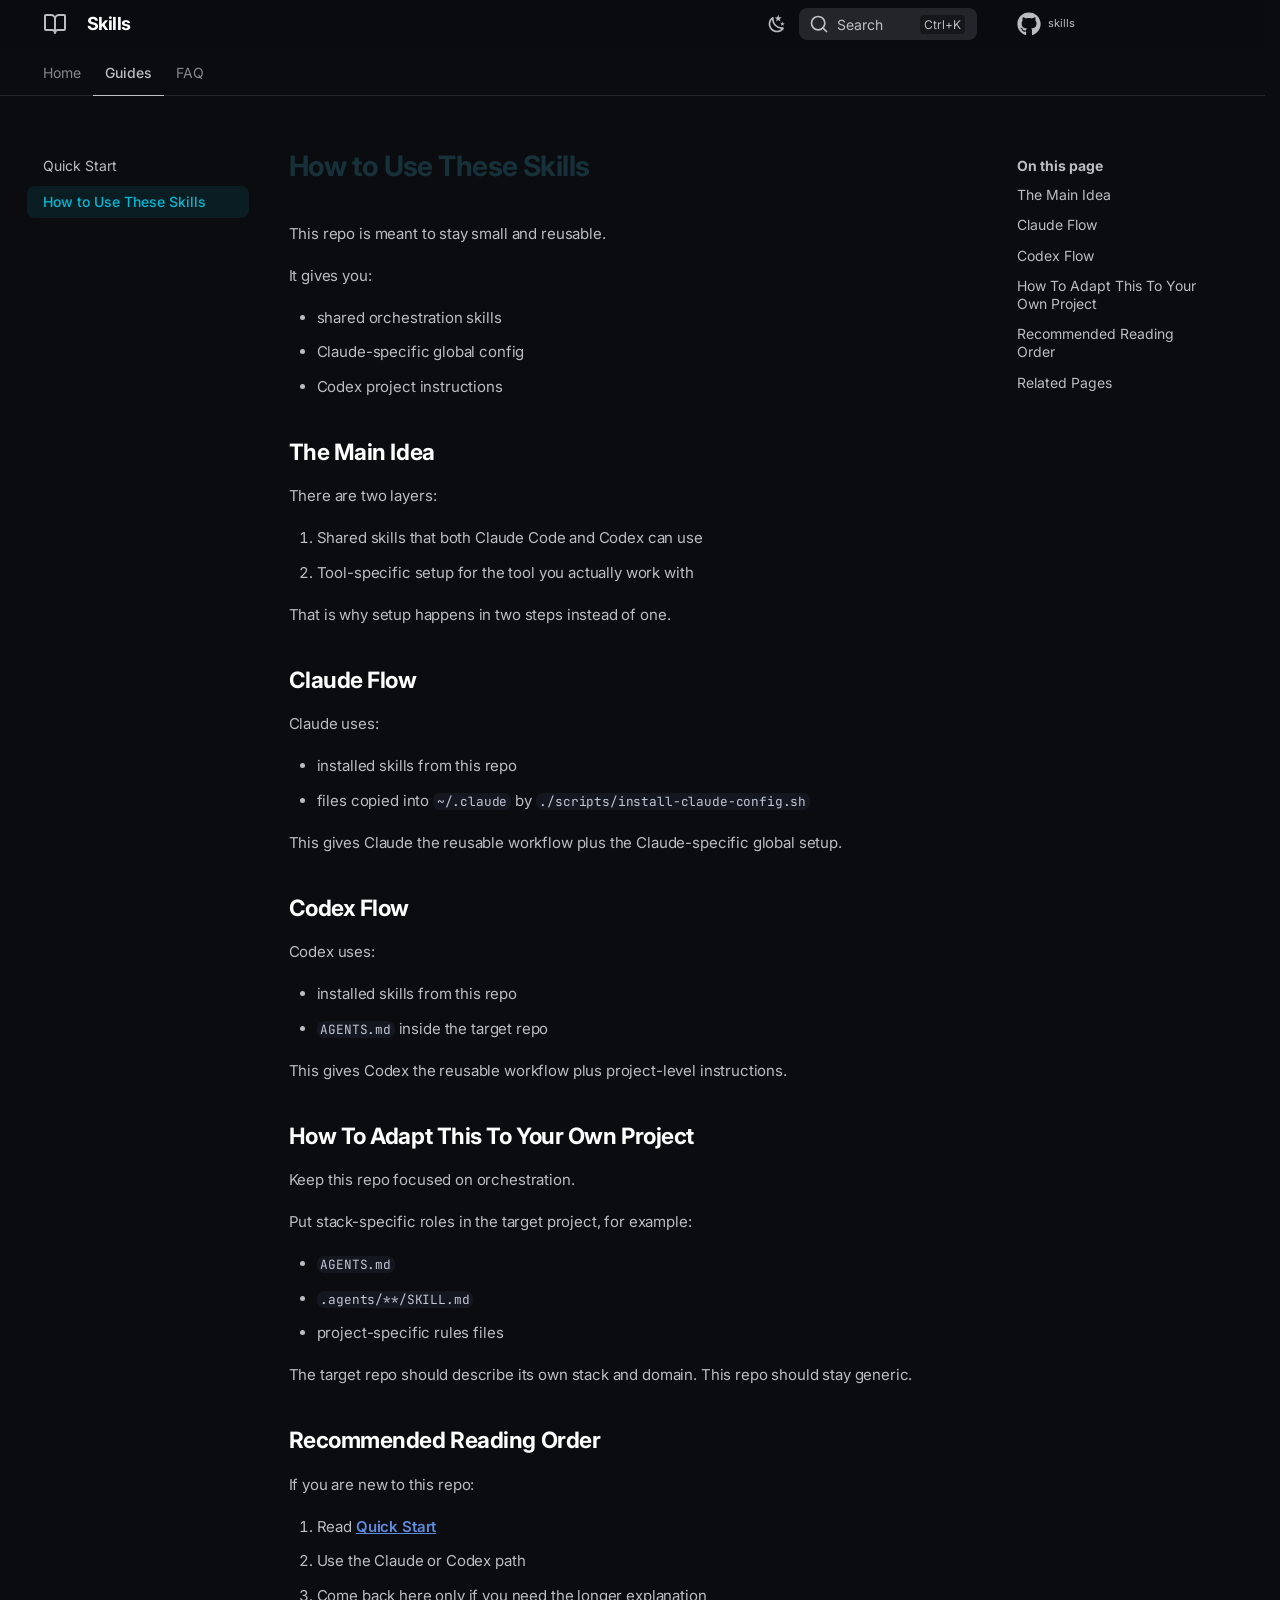
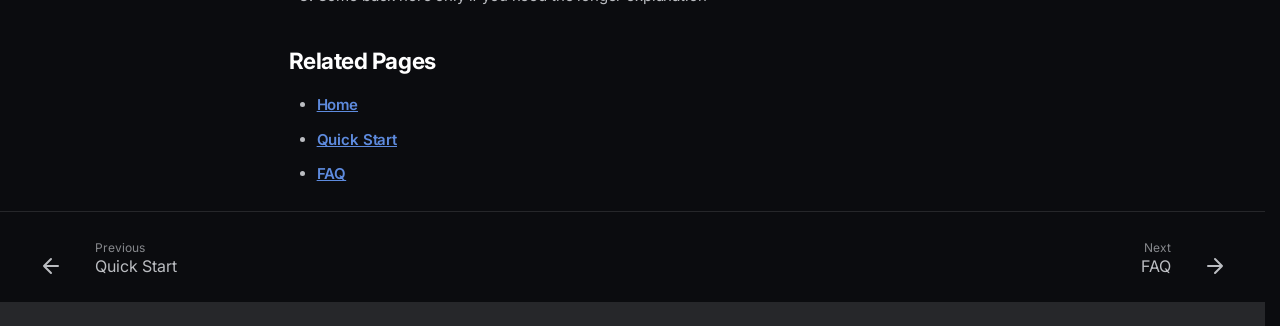
<file: guides/how-to-use-skills/index.html>
<!doctype html>
<html lang="en" class="no-js">
  <head>
    
      <meta charset="utf-8">
      <meta name="viewport" content="width=device-width,initial-scale=1">
      
        <meta name="description" content="Reusable documentation for Claude Code and Codex sub-agent workflows.">
      
      
      
      
        <link rel="prev" href="../../quick-start/">
      
      
        <link rel="next" href="../../FAQ/">
      
      
        
      
      
      <link rel="icon" href="../../assets/images/favicon.png">
      <meta name="generator" content="zensical-0.0.24">
    
    
      
        <title>How to Use These Skills - Skills</title>
      
    
    
      
        
      
      <link rel="stylesheet" href="../../assets/stylesheets/modern/main.28978c9b.min.css">
      
        
          
        
        <link rel="stylesheet" href="../../assets/stylesheets/modern/palette.dfe2e883.min.css">
      
      


    
    
      
    
    
      
        
        
        <link rel="preconnect" href="https://fonts.gstatic.com" crossorigin>
        <link rel="stylesheet" href="https://fonts.googleapis.com/css?family=Inter:300,300i,400,400i,500,500i,700,700i%7CJetBrains+Mono:400,400i,700,700i&display=fallback">
        <style>:root{--md-text-font:"Inter";--md-code-font:"JetBrains Mono"}</style>
      
    
    
      <link rel="stylesheet" href="../../stylesheets/custom.css">
    
    <script>__md_scope=new URL("../..",location),__md_hash=e=>[...e].reduce(((e,t)=>(e<<5)-e+t.charCodeAt(0)),0),__md_get=(e,t=localStorage,a=__md_scope)=>JSON.parse(t.getItem(a.pathname+"."+e)),__md_set=(e,t,a=localStorage,_=__md_scope)=>{try{a.setItem(_.pathname+"."+e,JSON.stringify(t))}catch(e){}},document.documentElement.setAttribute("data-platform",navigator.platform)</script>
    
      

    
    
  </head>
  
  
    
    
      
    
    
    
    
    <body dir="ltr" data-md-color-scheme="slate" data-md-color-primary="blue-grey" data-md-color-accent="cyan">
  
    
    <input class="md-toggle" data-md-toggle="drawer" type="checkbox" id="__drawer" autocomplete="off">
    <input class="md-toggle" data-md-toggle="search" type="checkbox" id="__search" autocomplete="off">
    <label class="md-overlay" for="__drawer"></label>
    <div data-md-component="skip">
      
        
        <a href="#how-to-use-these-skills" class="md-skip">
          Skip to content
        </a>
      
    </div>
    <div data-md-component="announce">
      
    </div>
    
    
      

<header class="md-header" data-md-component="header">
  <nav class="md-header__inner md-grid" aria-label="Header">
    <a href="../.." title="Skills" class="md-header__button md-logo" aria-label="Skills" data-md-component="logo">
      
  
  <svg xmlns="http://www.w3.org/2000/svg" fill="none" stroke="currentColor" stroke-linecap="round" stroke-linejoin="round" stroke-width="2" class="lucide lucide-book-open" viewBox="0 0 24 24"><path d="M12 7v14M3 18a1 1 0 0 1-1-1V4a1 1 0 0 1 1-1h5a4 4 0 0 1 4 4 4 4 0 0 1 4-4h5a1 1 0 0 1 1 1v13a1 1 0 0 1-1 1h-6a3 3 0 0 0-3 3 3 3 0 0 0-3-3z"/></svg>

    </a>
    <label class="md-header__button md-icon" for="__drawer">
      
      <svg xmlns="http://www.w3.org/2000/svg" fill="none" stroke="currentColor" stroke-linecap="round" stroke-linejoin="round" stroke-width="2" class="lucide lucide-menu" viewBox="0 0 24 24"><path d="M4 5h16M4 12h16M4 19h16"/></svg>
    </label>
    <div class="md-header__title" data-md-component="header-title">
      <div class="md-header__ellipsis">
        <div class="md-header__topic">
          <span class="md-ellipsis">
            Skills
          </span>
        </div>
        <div class="md-header__topic" data-md-component="header-topic">
          <span class="md-ellipsis">
            
              How to Use These Skills
            
          </span>
        </div>
      </div>
    </div>
    
      
        <form class="md-header__option" data-md-component="palette">
  
    
    
    
    <input class="md-option" data-md-color-media="none" data-md-color-scheme="slate" data-md-color-primary="blue-grey" data-md-color-accent="cyan"  aria-label="Switch to light mode"  type="radio" name="__palette" id="__palette_0">
    
      <label class="md-header__button md-icon" title="Switch to light mode" for="__palette_1" hidden>
        <svg xmlns="http://www.w3.org/2000/svg" viewBox="0 0 24 24"><path d="m17.75 4.09-2.53 1.94.91 3.06-2.63-1.81-2.63 1.81.91-3.06-2.53-1.94L12.44 4l1.06-3 1.06 3zm3.5 6.91-1.64 1.25.59 1.98-1.7-1.17-1.7 1.17.59-1.98L15.75 11l2.06-.05L18.5 9l.69 1.95zm-2.28 4.95c.83-.08 1.72 1.1 1.19 1.85-.32.45-.66.87-1.08 1.27C15.17 23 8.84 23 4.94 19.07c-3.91-3.9-3.91-10.24 0-14.14.4-.4.82-.76 1.27-1.08.75-.53 1.93.36 1.85 1.19-.27 2.86.69 5.83 2.89 8.02a9.96 9.96 0 0 0 8.02 2.89m-1.64 2.02a12.08 12.08 0 0 1-7.8-3.47c-2.17-2.19-3.33-5-3.49-7.82-2.81 3.14-2.7 7.96.31 10.98 3.02 3.01 7.84 3.12 10.98.31"/></svg>
      </label>
    
  
    
    
    
    <input class="md-option" data-md-color-media="none" data-md-color-scheme="default" data-md-color-primary="teal" data-md-color-accent="amber"  aria-label="Switch to dark mode"  type="radio" name="__palette" id="__palette_1">
    
      <label class="md-header__button md-icon" title="Switch to dark mode" for="__palette_0" hidden>
        <svg xmlns="http://www.w3.org/2000/svg" viewBox="0 0 24 24"><path d="m3.55 19.09 1.41 1.41 1.8-1.79-1.42-1.42M12 6c-3.31 0-6 2.69-6 6s2.69 6 6 6 6-2.69 6-6c0-3.32-2.69-6-6-6m8 7h3v-2h-3m-2.76 7.71 1.8 1.79 1.41-1.41-1.79-1.8M20.45 5l-1.41-1.4-1.8 1.79 1.42 1.42M13 1h-2v3h2M6.76 5.39 4.96 3.6 3.55 5l1.79 1.81zM1 13h3v-2H1m12 9h-2v3h2"/></svg>
      </label>
    
  
</form>
      
    
    
      <script>var palette=__md_get("__palette");if(palette&&palette.color){if("(prefers-color-scheme)"===palette.color.media){var media=matchMedia("(prefers-color-scheme: light)"),input=document.querySelector(media.matches?"[data-md-color-media='(prefers-color-scheme: light)']":"[data-md-color-media='(prefers-color-scheme: dark)']");palette.color.media=input.getAttribute("data-md-color-media"),palette.color.scheme=input.getAttribute("data-md-color-scheme"),palette.color.primary=input.getAttribute("data-md-color-primary"),palette.color.accent=input.getAttribute("data-md-color-accent")}for(var[key,value]of Object.entries(palette.color))document.body.setAttribute("data-md-color-"+key,value)}</script>
    
    
    
      
      
        <label class="md-header__button md-icon" for="__search">
          
          <svg xmlns="http://www.w3.org/2000/svg" fill="none" stroke="currentColor" stroke-linecap="round" stroke-linejoin="round" stroke-width="2" class="lucide lucide-search" viewBox="0 0 24 24"><path d="m21 21-4.34-4.34"/><circle cx="11" cy="11" r="8"/></svg>
        </label>
        <div class="md-search" data-md-component="search" role="dialog" aria-label="Search">
  <button type="button" class="md-search__button">
    Search
  </button>
</div>
      
    
    <div class="md-header__source">
      
        <a href="https://github.com/ylazakovich/skills" title="Go to repository" class="md-source" data-md-component="source">
  <div class="md-source__icon md-icon">
    
    <svg xmlns="http://www.w3.org/2000/svg" viewBox="0 0 512 512"><!--! Font Awesome Free 7.1.0 by @fontawesome - https://fontawesome.com License - https://fontawesome.com/license/free (Icons: CC BY 4.0, Fonts: SIL OFL 1.1, Code: MIT License) Copyright 2025 Fonticons, Inc.--><path fill="currentColor" d="M173.9 397.4c0 2-2.3 3.6-5.2 3.6-3.3.3-5.6-1.3-5.6-3.6 0-2 2.3-3.6 5.2-3.6 3-.3 5.6 1.3 5.6 3.6m-31.1-4.5c-.7 2 1.3 4.3 4.3 4.9 2.6 1 5.6 0 6.2-2s-1.3-4.3-4.3-5.2c-2.6-.7-5.5.3-6.2 2.3m44.2-1.7c-2.9.7-4.9 2.6-4.6 4.9.3 2 2.9 3.3 5.9 2.6 2.9-.7 4.9-2.6 4.6-4.6-.3-1.9-3-3.2-5.9-2.9M252.8 8C114.1 8 8 113.3 8 252c0 110.9 69.8 205.8 169.5 239.2 12.8 2.3 17.3-5.6 17.3-12.1 0-6.2-.3-40.4-.3-61.4 0 0-70 15-84.7-29.8 0 0-11.4-29.1-27.8-36.6 0 0-22.9-15.7 1.6-15.4 0 0 24.9 2 38.6 25.8 21.9 38.6 58.6 27.5 72.9 20.9 2.3-16 8.8-27.1 16-33.7-55.9-6.2-112.3-14.3-112.3-110.5 0-27.5 7.6-41.3 23.6-58.9-2.6-6.5-11.1-33.3 2.6-67.9 20.9-6.5 69 27 69 27 20-5.6 41.5-8.5 62.8-8.5s42.8 2.9 62.8 8.5c0 0 48.1-33.6 69-27 13.7 34.7 5.2 61.4 2.6 67.9 16 17.7 25.8 31.5 25.8 58.9 0 96.5-58.9 104.2-114.8 110.5 9.2 7.9 17 22.9 17 46.4 0 33.7-.3 75.4-.3 83.6 0 6.5 4.6 14.4 17.3 12.1C436.2 457.8 504 362.9 504 252 504 113.3 391.5 8 252.8 8M105.2 352.9c-1.3 1-1 3.3.7 5.2 1.6 1.6 3.9 2.3 5.2 1 1.3-1 1-3.3-.7-5.2-1.6-1.6-3.9-2.3-5.2-1m-10.8-8.1c-.7 1.3.3 2.9 2.3 3.9 1.6 1 3.6.7 4.3-.7.7-1.3-.3-2.9-2.3-3.9-2-.6-3.6-.3-4.3.7m32.4 35.6c-1.6 1.3-1 4.3 1.3 6.2 2.3 2.3 5.2 2.6 6.5 1 1.3-1.3.7-4.3-1.3-6.2-2.2-2.3-5.2-2.6-6.5-1m-11.4-14.7c-1.6 1-1.6 3.6 0 5.9s4.3 3.3 5.6 2.3c1.6-1.3 1.6-3.9 0-6.2-1.4-2.3-4-3.3-5.6-2"/></svg>
  </div>
  <div class="md-source__repository">
    skills
  </div>
</a>
      
    </div>
  </nav>
  
</header>
    
    <div class="md-container" data-md-component="container">
      
      
        
          
            
<nav class="md-tabs" aria-label="Tabs" data-md-component="tabs">
  <div class="md-grid">
    <ul class="md-tabs__list">
      
        
  
  
  
  
    <li class="md-tabs__item">
      <a href="../.." class="md-tabs__link">
        
  
  Home

      </a>
    </li>
  

      
        
  
  
  
    
  
  
    
    
      <li class="md-tabs__item md-tabs__item--active">
        <a href="../../quick-start/" class="md-tabs__link">
          
  
  Guides

        </a>
      </li>
    
  

      
        
  
  
  
  
    <li class="md-tabs__item">
      <a href="../../FAQ/" class="md-tabs__link">
        
  
  FAQ

      </a>
    </li>
  

      
    </ul>
  </div>
</nav>
          
        
      
      <main class="md-main" data-md-component="main">
        <div class="md-main__inner md-grid">
          
            
              
              <div class="md-sidebar md-sidebar--primary" data-md-component="sidebar" data-md-type="navigation" >
                <div class="md-sidebar__scrollwrap">
                  <div class="md-sidebar__inner">
                    


  


<nav class="md-nav md-nav--primary md-nav--lifted" aria-label="Navigation" data-md-level="0">
  <label class="md-nav__title" for="__drawer">
    <a href="../.." title="Skills" class="md-nav__button md-logo" aria-label="Skills" data-md-component="logo">
      
  
  <svg xmlns="http://www.w3.org/2000/svg" fill="none" stroke="currentColor" stroke-linecap="round" stroke-linejoin="round" stroke-width="2" class="lucide lucide-book-open" viewBox="0 0 24 24"><path d="M12 7v14M3 18a1 1 0 0 1-1-1V4a1 1 0 0 1 1-1h5a4 4 0 0 1 4 4 4 4 0 0 1 4-4h5a1 1 0 0 1 1 1v13a1 1 0 0 1-1 1h-6a3 3 0 0 0-3 3 3 3 0 0 0-3-3z"/></svg>

    </a>
    Skills
  </label>
  
    <div class="md-nav__source">
      <a href="https://github.com/ylazakovich/skills" title="Go to repository" class="md-source" data-md-component="source">
  <div class="md-source__icon md-icon">
    
    <svg xmlns="http://www.w3.org/2000/svg" viewBox="0 0 512 512"><!--! Font Awesome Free 7.1.0 by @fontawesome - https://fontawesome.com License - https://fontawesome.com/license/free (Icons: CC BY 4.0, Fonts: SIL OFL 1.1, Code: MIT License) Copyright 2025 Fonticons, Inc.--><path fill="currentColor" d="M173.9 397.4c0 2-2.3 3.6-5.2 3.6-3.3.3-5.6-1.3-5.6-3.6 0-2 2.3-3.6 5.2-3.6 3-.3 5.6 1.3 5.6 3.6m-31.1-4.5c-.7 2 1.3 4.3 4.3 4.9 2.6 1 5.6 0 6.2-2s-1.3-4.3-4.3-5.2c-2.6-.7-5.5.3-6.2 2.3m44.2-1.7c-2.9.7-4.9 2.6-4.6 4.9.3 2 2.9 3.3 5.9 2.6 2.9-.7 4.9-2.6 4.6-4.6-.3-1.9-3-3.2-5.9-2.9M252.8 8C114.1 8 8 113.3 8 252c0 110.9 69.8 205.8 169.5 239.2 12.8 2.3 17.3-5.6 17.3-12.1 0-6.2-.3-40.4-.3-61.4 0 0-70 15-84.7-29.8 0 0-11.4-29.1-27.8-36.6 0 0-22.9-15.7 1.6-15.4 0 0 24.9 2 38.6 25.8 21.9 38.6 58.6 27.5 72.9 20.9 2.3-16 8.8-27.1 16-33.7-55.9-6.2-112.3-14.3-112.3-110.5 0-27.5 7.6-41.3 23.6-58.9-2.6-6.5-11.1-33.3 2.6-67.9 20.9-6.5 69 27 69 27 20-5.6 41.5-8.5 62.8-8.5s42.8 2.9 62.8 8.5c0 0 48.1-33.6 69-27 13.7 34.7 5.2 61.4 2.6 67.9 16 17.7 25.8 31.5 25.8 58.9 0 96.5-58.9 104.2-114.8 110.5 9.2 7.9 17 22.9 17 46.4 0 33.7-.3 75.4-.3 83.6 0 6.5 4.6 14.4 17.3 12.1C436.2 457.8 504 362.9 504 252 504 113.3 391.5 8 252.8 8M105.2 352.9c-1.3 1-1 3.3.7 5.2 1.6 1.6 3.9 2.3 5.2 1 1.3-1 1-3.3-.7-5.2-1.6-1.6-3.9-2.3-5.2-1m-10.8-8.1c-.7 1.3.3 2.9 2.3 3.9 1.6 1 3.6.7 4.3-.7.7-1.3-.3-2.9-2.3-3.9-2-.6-3.6-.3-4.3.7m32.4 35.6c-1.6 1.3-1 4.3 1.3 6.2 2.3 2.3 5.2 2.6 6.5 1 1.3-1.3.7-4.3-1.3-6.2-2.2-2.3-5.2-2.6-6.5-1m-11.4-14.7c-1.6 1-1.6 3.6 0 5.9s4.3 3.3 5.6 2.3c1.6-1.3 1.6-3.9 0-6.2-1.4-2.3-4-3.3-5.6-2"/></svg>
  </div>
  <div class="md-source__repository">
    skills
  </div>
</a>
    </div>
  
  <ul class="md-nav__list" data-md-scrollfix>
    
      
      
  
  
  
  
    <li class="md-nav__item">
      <a href="../.." class="md-nav__link">
        
  
  
  <span class="md-ellipsis">
    
  
    Home
  

    
  </span>
  
  

      </a>
    </li>
  

    
      
      
  
  
    
  
  
  
    
    
    
    
      
        
        
      
      
        
      
    
    
    <li class="md-nav__item md-nav__item--active md-nav__item--section md-nav__item--nested">
      
        
        
        <input class="md-nav__toggle md-toggle " type="checkbox" id="__nav_2" checked>
        
          
          <label class="md-nav__link" for="__nav_2" id="__nav_2_label" tabindex="">
            
  
  
  <span class="md-ellipsis">
    
  
    Guides
  

    
  </span>
  
  

            <span class="md-nav__icon md-icon"></span>
          </label>
        
        <nav class="md-nav" data-md-level="1" aria-labelledby="__nav_2_label" aria-expanded="true">
          <label class="md-nav__title" for="__nav_2">
            <span class="md-nav__icon md-icon"></span>
            
  
    Guides
  

          </label>
          <ul class="md-nav__list" data-md-scrollfix>
            
              
                
  
  
  
  
    <li class="md-nav__item">
      <a href="../../quick-start/" class="md-nav__link">
        
  
  
  <span class="md-ellipsis">
    
  
    Quick Start
  

    
  </span>
  
  

      </a>
    </li>
  

              
            
              
                
  
  
    
  
  
  
    <li class="md-nav__item md-nav__item--active">
      
      <input class="md-nav__toggle md-toggle" type="checkbox" id="__toc">
      
      
        
      
      
        <label class="md-nav__link md-nav__link--active" for="__toc">
          
  
  
  <span class="md-ellipsis">
    
  
    How to Use These Skills
  

    
  </span>
  
  

          <span class="md-nav__icon md-icon"></span>
        </label>
      
      <a href="././" class="md-nav__link md-nav__link--active">
        
  
  
  <span class="md-ellipsis">
    
  
    How to Use These Skills
  

    
  </span>
  
  

      </a>
      
        


<nav class="md-nav md-nav--secondary" aria-label="On this page">
  
  
  
    
  
  
    <label class="md-nav__title" for="__toc">
      <span class="md-nav__icon md-icon"></span>
      On this page
    </label>
    <ul class="md-nav__list" data-md-component="toc" data-md-scrollfix>
      
        <li class="md-nav__item">
  <a href="#the-main-idea" class="md-nav__link">
    <span class="md-ellipsis">
      
        The Main Idea
      
    </span>
  </a>
  
</li>
      
        <li class="md-nav__item">
  <a href="#claude-flow" class="md-nav__link">
    <span class="md-ellipsis">
      
        Claude Flow
      
    </span>
  </a>
  
</li>
      
        <li class="md-nav__item">
  <a href="#codex-flow" class="md-nav__link">
    <span class="md-ellipsis">
      
        Codex Flow
      
    </span>
  </a>
  
</li>
      
        <li class="md-nav__item">
  <a href="#how-to-adapt-this-to-your-own-project" class="md-nav__link">
    <span class="md-ellipsis">
      
        How To Adapt This To Your Own Project
      
    </span>
  </a>
  
</li>
      
        <li class="md-nav__item">
  <a href="#recommended-reading-order" class="md-nav__link">
    <span class="md-ellipsis">
      
        Recommended Reading Order
      
    </span>
  </a>
  
</li>
      
        <li class="md-nav__item">
  <a href="#related-pages" class="md-nav__link">
    <span class="md-ellipsis">
      
        Related Pages
      
    </span>
  </a>
  
</li>
      
    </ul>
  
</nav>
      
    </li>
  

              
            
          </ul>
        </nav>
      
    </li>
  

    
      
      
  
  
  
  
    <li class="md-nav__item">
      <a href="../../FAQ/" class="md-nav__link">
        
  
  
  <span class="md-ellipsis">
    
  
    FAQ
  

    
  </span>
  
  

      </a>
    </li>
  

    
  </ul>
</nav>
                  </div>
                </div>
              </div>
            
            
              
              <div class="md-sidebar md-sidebar--secondary" data-md-component="sidebar" data-md-type="toc" >
                <div class="md-sidebar__scrollwrap">
                  <div class="md-sidebar__inner">
                    


<nav class="md-nav md-nav--secondary" aria-label="On this page">
  
  
  
    
  
  
    <label class="md-nav__title" for="__toc">
      <span class="md-nav__icon md-icon"></span>
      On this page
    </label>
    <ul class="md-nav__list" data-md-component="toc" data-md-scrollfix>
      
        <li class="md-nav__item">
  <a href="#the-main-idea" class="md-nav__link">
    <span class="md-ellipsis">
      
        The Main Idea
      
    </span>
  </a>
  
</li>
      
        <li class="md-nav__item">
  <a href="#claude-flow" class="md-nav__link">
    <span class="md-ellipsis">
      
        Claude Flow
      
    </span>
  </a>
  
</li>
      
        <li class="md-nav__item">
  <a href="#codex-flow" class="md-nav__link">
    <span class="md-ellipsis">
      
        Codex Flow
      
    </span>
  </a>
  
</li>
      
        <li class="md-nav__item">
  <a href="#how-to-adapt-this-to-your-own-project" class="md-nav__link">
    <span class="md-ellipsis">
      
        How To Adapt This To Your Own Project
      
    </span>
  </a>
  
</li>
      
        <li class="md-nav__item">
  <a href="#recommended-reading-order" class="md-nav__link">
    <span class="md-ellipsis">
      
        Recommended Reading Order
      
    </span>
  </a>
  
</li>
      
        <li class="md-nav__item">
  <a href="#related-pages" class="md-nav__link">
    <span class="md-ellipsis">
      
        Related Pages
      
    </span>
  </a>
  
</li>
      
    </ul>
  
</nav>
                  </div>
                </div>
              </div>
            
          
          
            <div class="md-content" data-md-component="content">
              
              <article class="md-content__inner md-typeset">
                
                  
  
  


<h1 id="how-to-use-these-skills">How to Use These Skills<a class="headerlink" href="#how-to-use-these-skills" title="Permanent link">&para;</a></h1>
<p>This repo is meant to stay small and reusable.</p>
<p>It gives you:</p>
<ul>
<li>shared orchestration skills</li>
<li>Claude-specific global config</li>
<li>Codex project instructions</li>
</ul>
<h2 id="the-main-idea">The Main Idea<a class="headerlink" href="#the-main-idea" title="Permanent link">&para;</a></h2>
<p>There are two layers:</p>
<ol>
<li>Shared skills that both Claude Code and Codex can use</li>
<li>Tool-specific setup for the tool you actually work with</li>
</ol>
<p>That is why setup happens in two steps instead of one.</p>
<h2 id="claude-flow">Claude Flow<a class="headerlink" href="#claude-flow" title="Permanent link">&para;</a></h2>
<p>Claude uses:</p>
<ul>
<li>installed skills from this repo</li>
<li>files copied into <code>~/.claude</code> by <code>./scripts/install-claude-config.sh</code></li>
</ul>
<p>This gives Claude the reusable workflow plus the Claude-specific global setup.</p>
<h2 id="codex-flow">Codex Flow<a class="headerlink" href="#codex-flow" title="Permanent link">&para;</a></h2>
<p>Codex uses:</p>
<ul>
<li>installed skills from this repo</li>
<li><code>AGENTS.md</code> inside the target repo</li>
</ul>
<p>This gives Codex the reusable workflow plus project-level instructions.</p>
<h2 id="how-to-adapt-this-to-your-own-project">How To Adapt This To Your Own Project<a class="headerlink" href="#how-to-adapt-this-to-your-own-project" title="Permanent link">&para;</a></h2>
<p>Keep this repo focused on orchestration.</p>
<p>Put stack-specific roles in the target project, for example:</p>
<ul>
<li><code>AGENTS.md</code></li>
<li><code>.agents/**/SKILL.md</code></li>
<li>project-specific rules files</li>
</ul>
<p>The target repo should describe its own stack and domain. This repo should stay generic.</p>
<h2 id="recommended-reading-order">Recommended Reading Order<a class="headerlink" href="#recommended-reading-order" title="Permanent link">&para;</a></h2>
<p>If you are new to this repo:</p>
<ol>
<li>Read <a href="../../quick-start/">Quick Start</a></li>
<li>Use the Claude or Codex path</li>
<li>Come back here only if you need the longer explanation</li>
</ol>
<h2 id="related-pages">Related Pages<a class="headerlink" href="#related-pages" title="Permanent link">&para;</a></h2>
<ul>
<li><a href="../../">Home</a></li>
<li><a href="../../quick-start/">Quick Start</a></li>
<li><a href="../../FAQ/">FAQ</a></li>
</ul>









  
  






                
              </article>
            </div>
          
          
<script>var target=document.getElementById(location.hash.slice(1));target&&target.name&&(target.checked=target.name.startsWith("__tabbed_"))</script>
        </div>
        
          <button type="button" class="md-top md-icon" data-md-component="top" hidden>
  
  <svg xmlns="http://www.w3.org/2000/svg" fill="none" stroke="currentColor" stroke-linecap="round" stroke-linejoin="round" stroke-width="2" class="lucide lucide-circle-arrow-up" viewBox="0 0 24 24"><circle cx="12" cy="12" r="10"/><path d="m16 12-4-4-4 4M12 16V8"/></svg>
  Back to top
</button>
        
      </main>
      
        <footer class="md-footer">
  
    
      
      <nav class="md-footer__inner md-grid" aria-label="Footer" >
        
          
          <a href="../../quick-start/" class="md-footer__link md-footer__link--prev" aria-label="Previous: Quick Start">
            <div class="md-footer__button md-icon">
              
              <svg xmlns="http://www.w3.org/2000/svg" fill="none" stroke="currentColor" stroke-linecap="round" stroke-linejoin="round" stroke-width="2" class="lucide lucide-arrow-left" viewBox="0 0 24 24"><path d="m12 19-7-7 7-7M19 12H5"/></svg>
            </div>
            <div class="md-footer__title">
              <span class="md-footer__direction">
                Previous
              </span>
              <div class="md-ellipsis">
                Quick Start
              </div>
            </div>
          </a>
        
        
          
          <a href="../../FAQ/" class="md-footer__link md-footer__link--next" aria-label="Next: FAQ">
            <div class="md-footer__title">
              <span class="md-footer__direction">
                Next
              </span>
              <div class="md-ellipsis">
                FAQ
              </div>
            </div>
            <div class="md-footer__button md-icon">
              
              <svg xmlns="http://www.w3.org/2000/svg" fill="none" stroke="currentColor" stroke-linecap="round" stroke-linejoin="round" stroke-width="2" class="lucide lucide-arrow-right" viewBox="0 0 24 24"><path d="M5 12h14M12 5l7 7-7 7"/></svg>
            </div>
          </a>
        
      </nav>
    
  
  <div class="md-footer-meta md-typeset">
    <div class="md-footer-meta__inner md-grid">
      <div class="md-copyright">
  
  
</div>
      
    </div>
  </div>
</footer>
      
    </div>
    <div class="md-dialog" data-md-component="dialog">
      <div class="md-dialog__inner md-typeset"></div>
    </div>
    
      <div class="md-progress" data-md-component="progress" role="progressbar"></div>
    
    
    
      
      
      
      <script id="__config" type="application/json">{"annotate":null,"base":"../..","features":["search.suggest","search.highlight","navigation.footer","navigation.top","navigation.tabs","navigation.sections","navigation.instant","navigation.instant.progress","content.code.copy","content.code.annotate"],"search":"../../assets/javascripts/workers/search.e2d2d235.min.js","tags":null,"translations":{"clipboard.copied":"Copied to clipboard","clipboard.copy":"Copy to clipboard","search.result.more.one":"1 more on this page","search.result.more.other":"# more on this page","search.result.none":"No matching documents","search.result.one":"1 matching document","search.result.other":"# matching documents","search.result.placeholder":"Type to start searching","search.result.term.missing":"Missing","select.version":"Select version"},"version":null}</script>
    
    
      <script src="../../assets/javascripts/bundle.16f8adc2.min.js"></script>
      
    
  </body>
</html>
</file>
<file: stylesheets/custom.css>
:root {
  --zs-primary: #184d47;
  --zs-primary-soft: #d6ece3;
  --zs-accent: #f2b705;
  --zs-ink: #17313a;
  --zs-surface: #f7fbf9;
}

[data-md-color-scheme="default"] {
  --md-primary-fg-color: var(--zs-primary);
  --md-primary-fg-color--light: #2b726a;
  --md-primary-fg-color--dark: #103a35;
  --md-accent-fg-color: #9e6f00;
}

.md-typeset h1,
.md-typeset h2,
.md-typeset h3 {
  letter-spacing: -0.02em;
}

.md-typeset h1 {
  color: var(--zs-ink);
}

.md-typeset a {
  font-weight: 600;
}

.md-typeset code {
  border-radius: 0.35rem;
}

.md-typeset blockquote {
  border-left: 0.2rem solid var(--zs-accent);
  background: var(--zs-surface);
}
</file>
<file: assets/stylesheets/modern/main.28978c9b.min.css>
@charset "UTF-8";html{-webkit-text-size-adjust:none;-moz-text-size-adjust:none;text-size-adjust:none;box-sizing:border-box}*,:after,:before{box-sizing:inherit}@media (prefers-reduced-motion){*,:after,:before{transition:none!important}}body{margin:0}a,button,input,label{-webkit-tap-highlight-color:transparent}a{color:inherit;text-decoration:none}hr{border:0;box-sizing:initial;display:block;height:.05rem;overflow:visible;padding:0}small{font-size:80%}sub,sup{line-height:1em}img{border-style:none}table{border-collapse:initial;border-spacing:0}td,th{font-weight:400;vertical-align:top}button{background:#0000;border:0;font-family:inherit;font-size:inherit;margin:0;padding:0}input{border:0;outline:none}:root{--md-primary-fg-color:#4051b5;--md-primary-fg-color--light:#5d6cc0;--md-primary-fg-color--dark:#303fa1;--md-primary-bg-color:#fff;--md-primary-bg-color--light:#ffffffb3;--md-accent-fg-color:#526cfe;--md-accent-fg-color--transparent:#526cfe1a;--md-accent-bg-color:#fff;--md-accent-bg-color--light:#ffffffb3}[data-md-color-scheme=default]{color-scheme:light}[data-md-color-scheme=default] img[src$="#gh-dark-mode-only"],[data-md-color-scheme=default] img[src$="#only-dark"]{display:none}:root,[data-md-color-scheme=default]{--md-hue:225deg;--md-default-fg-color:#000000de;--md-default-fg-color--light:#0000008c;--md-default-fg-color--lighter:#00000052;--md-default-fg-color--lightest:#0000000d;--md-default-bg-color:#fff;--md-default-bg-color--light:#ffffffb3;--md-default-bg-color--lighter:#ffffff4d;--md-default-bg-color--lightest:#ffffff1f;--md-code-fg-color:#36464e;--md-code-bg-color:#f5f5f5;--md-code-bg-color--light:#f5f5f5b3;--md-code-bg-color--lighter:#f5f5f54d;--md-code-hl-color:#4287ff;--md-code-hl-color--light:#4287ff1a;--md-code-hl-number-color:#d52a2a;--md-code-hl-special-color:#db1457;--md-code-hl-function-color:#a846b9;--md-code-hl-constant-color:#6e59d9;--md-code-hl-keyword-color:#3f6ec6;--md-code-hl-string-color:#1c7d4d;--md-code-hl-name-color:var(--md-code-fg-color);--md-code-hl-operator-color:var(--md-default-fg-color--light);--md-code-hl-punctuation-color:var(--md-default-fg-color--light);--md-code-hl-comment-color:var(--md-default-fg-color--light);--md-code-hl-generic-color:var(--md-default-fg-color--light);--md-code-hl-variable-color:var(--md-default-fg-color--light);--md-typeset-color:var(--md-default-fg-color);--md-typeset-a-color:var(--md-primary-fg-color);--md-typeset-del-color:#f5503d26;--md-typeset-ins-color:#0bd57026;--md-typeset-kbd-color:#fafafa;--md-typeset-kbd-accent-color:#fff;--md-typeset-kbd-border-color:#b8b8b8;--md-typeset-mark-color:#ffff0080;--md-typeset-table-color:#0000001f;--md-typeset-table-color--light:rgba(0,0,0,.035);--md-admonition-fg-color:var(--md-default-fg-color);--md-admonition-bg-color:var(--md-default-bg-color);--md-warning-fg-color:#000000de;--md-warning-bg-color:#ff9;--md-shadow-z1:0 0.2rem 0.5rem #0000000d,0 0 0.05rem #0000001a;--md-shadow-z2:0 0.2rem 0.5rem #0000001a,0 0 0.05rem #00000040;--md-shadow-z3:0 0.2rem 0.5rem #0003,0 0 0.05rem #00000059;--color-foreground:0 0 0;--color-background:255 255 255;--color-background-subtle:240 240 240;--color-backdrop:255 255 255}.md-icon svg{fill:currentcolor;display:block;height:1.2rem;width:1.2rem}.md-icon svg.lucide{fill:#0000;stroke:currentcolor}body{-webkit-font-smoothing:antialiased;-moz-osx-font-smoothing:grayscale;--md-text-font-family:var(--md-text-font,_),-apple-system,BlinkMacSystemFont,Helvetica,Arial,sans-serif;--md-code-font-family:var(--md-code-font,_),SFMono-Regular,Consolas,Menlo,monospace}aside,body,input{font-feature-settings:"kern","liga";color:var(--md-typeset-color);font-family:var(--md-text-font-family)}code,kbd,pre{font-feature-settings:"kern";font-family:var(--md-code-font-family)}:root{--md-typeset-table-sort-icon:url('data:image/svg+xml;charset=utf-8,<svg xmlns="http://www.w3.org/2000/svg" fill="none" stroke="currentColor" stroke-linecap="round" stroke-linejoin="round" stroke-width="2" class="lucide lucide-arrow-down-up" viewBox="0 0 24 24"><path d="m3 16 4 4 4-4m-4 4V4m14 4-4-4-4 4m4-4v16"/></svg>');--md-typeset-table-sort-icon--asc:url('data:image/svg+xml;charset=utf-8,<svg xmlns="http://www.w3.org/2000/svg" fill="none" stroke="currentColor" stroke-linecap="round" stroke-linejoin="round" stroke-width="2" class="lucide lucide-arrow-down-narrow-wide" viewBox="0 0 24 24"><path d="m3 16 4 4 4-4m-4 4V4m4 0h4m-4 4h7m-7 4h10"/></svg>');--md-typeset-table-sort-icon--desc:url('data:image/svg+xml;charset=utf-8,<svg xmlns="http://www.w3.org/2000/svg" fill="none" stroke="currentColor" stroke-linecap="round" stroke-linejoin="round" stroke-width="2" class="lucide lucide-arrow-up-narrow-wide" viewBox="0 0 24 24"><path d="m3 8 4-4 4 4M7 4v16m4-8h4m-4 4h7m-7 4h10"/></svg>');--md-typeset-preview-icon:url('data:image/svg+xml;charset=utf-8,<svg xmlns="http://www.w3.org/2000/svg" fill="none" stroke="currentColor" stroke-linecap="round" stroke-linejoin="round" stroke-width="2" class="lucide lucide-mouse-pointer-2" viewBox="0 0 24 24"><path d="M4.037 4.688a.495.495 0 0 1 .651-.651l16 6.5a.5.5 0 0 1-.063.947l-6.124 1.58a2 2 0 0 0-1.438 1.435l-1.579 6.126a.5.5 0 0 1-.947.063z"/></svg>')}.md-typeset{-webkit-print-color-adjust:exact;color-adjust:exact;font-size:.75rem;letter-spacing:-.01em;line-height:1.8;overflow-wrap:break-word}@media print{.md-typeset{font-size:.68rem}}.md-typeset blockquote,.md-typeset dl,.md-typeset figure,.md-typeset ol,.md-typeset pre,.md-typeset ul{margin-bottom:1em;margin-top:1em}.md-typeset h1{color:var(--md-default-fg-color);font-size:1.875em;line-height:1.3;margin:0 0 1.25em}.md-typeset h1,.md-typeset h2{font-weight:700;letter-spacing:-.025em}.md-typeset h2{font-size:1.5em;line-height:1.4;margin:1.6em 0 .64em}.md-typeset h3{font-size:1.25em;font-weight:700;letter-spacing:-.01em;line-height:1.5;margin:1.6em 0 .8em}.md-typeset h2+h3{margin-top:.8em}.md-typeset h4{font-weight:700;letter-spacing:-.01em;margin:1em 0}.md-typeset h5,.md-typeset h6{color:var(--md-default-fg-color--light);font-size:.8em;font-weight:700;letter-spacing:-.01em;margin:1.25em 0}.md-typeset h5{text-transform:uppercase}.md-typeset h5 code{text-transform:none}.md-typeset hr{border-bottom:.05rem solid var(--md-default-fg-color--lightest);display:flow-root;margin:1.5em 0}.md-typeset a{color:var(--md-typeset-a-color);text-decoration:underline;word-break:break-word}.md-typeset a,.md-typeset a:before{transition:color 125ms}.md-typeset a:focus,.md-typeset a:hover{color:var(--md-accent-fg-color)}.md-typeset a:focus code,.md-typeset a:hover code{background-color:var(--md-accent-fg-color--transparent);color:var(--md-accent-fg-color)}.md-typeset a code{color:var(--md-typeset-a-color)}.md-typeset a.focus-visible{outline-color:var(--md-accent-fg-color);outline-offset:.2rem}.md-typeset code,.md-typeset kbd,.md-typeset pre{color:var(--md-code-fg-color);direction:ltr;font-variant-ligatures:none;transition:background-color 125ms}@media print{.md-typeset code,.md-typeset kbd,.md-typeset pre{white-space:pre-wrap}}.md-typeset code{background-color:var(--md-code-bg-color);border-radius:.2rem;-webkit-box-decoration-break:clone;box-decoration-break:clone;font-size:.85em;padding:0 .2941176471em;transition:color 125ms,background-color 125ms;word-break:break-word}.md-typeset code:not(.focus-visible){-webkit-tap-highlight-color:transparent;outline:none}.md-typeset pre{display:flow-root;line-height:1.4;position:relative}.md-typeset pre>code{border-radius:.4rem;-webkit-box-decoration-break:slice;box-decoration-break:slice;box-shadow:none;display:block;margin:0;outline-color:var(--md-accent-fg-color);overflow:auto;padding:.7720588235em 1.1764705882em;scrollbar-color:var(--md-default-fg-color--lighter) #0000;scrollbar-width:thin;touch-action:auto;word-break:normal}.md-typeset pre>code:hover{scrollbar-color:var(--md-accent-fg-color) #0000}.md-typeset pre>code::-webkit-scrollbar{height:.2rem;width:.2rem}.md-typeset pre>code::-webkit-scrollbar-thumb{background-color:var(--md-default-fg-color--lighter)}.md-typeset pre>code::-webkit-scrollbar-thumb:hover{background-color:var(--md-accent-fg-color)}.md-typeset kbd{border-radius:.2rem;box-shadow:0 0 0 .05rem var(--md-typeset-kbd-border-color),0 .15rem 0 var(--md-typeset-kbd-border-color);color:var(--md-default-fg-color);display:inline-block;font-size:.75em;padding:0 .6666666667em;vertical-align:text-top;word-break:break-word}.md-typeset mark{background-color:var(--md-typeset-mark-color);-webkit-box-decoration-break:clone;box-decoration-break:clone;color:inherit;word-break:break-word}.md-typeset abbr{border-bottom:.05rem dotted var(--md-default-fg-color--light);cursor:help;text-decoration:none}.md-typeset [data-preview]{position:relative}[dir=ltr] .md-typeset [data-preview]:after{margin-left:.125em}[dir=rtl] .md-typeset [data-preview]:after{margin-right:.125em}.md-typeset [data-preview]:after{background-color:currentcolor;content:"";display:inline-block;height:.8em;-webkit-mask-image:var(--md-typeset-preview-icon);mask-image:var(--md-typeset-preview-icon);-webkit-mask-repeat:no-repeat;mask-repeat:no-repeat;-webkit-mask-size:contain;mask-size:contain;transition:background-color 125ms;vertical-align:text-top;width:.8em}.md-typeset small{opacity:.75}[dir=ltr] .md-typeset sub,[dir=ltr] .md-typeset sup{margin-left:.078125em}[dir=rtl] .md-typeset sub,[dir=rtl] .md-typeset sup{margin-right:.078125em}[dir=ltr] .md-typeset blockquote{padding-left:.6rem}[dir=rtl] .md-typeset blockquote{padding-right:.6rem}[dir=ltr] .md-typeset blockquote{border-left:.2rem solid var(--md-default-fg-color--lighter)}[dir=rtl] .md-typeset blockquote{border-right:.2rem solid var(--md-default-fg-color--lighter)}.md-typeset blockquote{color:var(--md-default-fg-color--light);margin-left:0;margin-right:0}.md-typeset ul{list-style-type:disc}.md-typeset ul[type]{list-style-type:revert-layer}[dir=ltr] .md-typeset ol,[dir=ltr] .md-typeset ul{margin-left:.625em}[dir=rtl] .md-typeset ol,[dir=rtl] .md-typeset ul{margin-right:.625em}.md-typeset ol,.md-typeset ul{padding:0}.md-typeset ol:not([hidden]),.md-typeset ul:not([hidden]){display:flow-root}.md-typeset ol ol,.md-typeset ul ol{list-style-type:lower-alpha}.md-typeset ol ol ol,.md-typeset ul ol ol{list-style-type:lower-roman}.md-typeset ol ol ol ol,.md-typeset ul ol ol ol{list-style-type:upper-alpha}.md-typeset ol ol ol ol ol,.md-typeset ul ol ol ol ol{list-style-type:upper-roman}.md-typeset ol[type],.md-typeset ul[type]{list-style-type:revert-layer}[dir=ltr] .md-typeset ol li,[dir=ltr] .md-typeset ul li{margin-left:1.25em}[dir=rtl] .md-typeset ol li,[dir=rtl] .md-typeset ul li{margin-right:1.25em}.md-typeset ol li,.md-typeset ul li{margin-bottom:.5em}.md-typeset ol li blockquote,.md-typeset ol li p,.md-typeset ul li blockquote,.md-typeset ul li p{margin:.5em 0}.md-typeset ol li:last-child,.md-typeset ul li:last-child{margin-bottom:0}[dir=ltr] .md-typeset ol li ol,[dir=ltr] .md-typeset ol li ul,[dir=ltr] .md-typeset ul li ol,[dir=ltr] .md-typeset ul li ul{margin-left:.625em}[dir=rtl] .md-typeset ol li ol,[dir=rtl] .md-typeset ol li ul,[dir=rtl] .md-typeset ul li ol,[dir=rtl] .md-typeset ul li ul{margin-right:.625em}.md-typeset ol li ol,.md-typeset ol li ul,.md-typeset ul li ol,.md-typeset ul li ul{margin-bottom:.5em;margin-top:.5em}[dir=ltr] .md-typeset dd{margin-left:1.875em}[dir=rtl] .md-typeset dd{margin-right:1.875em}.md-typeset dd{margin-bottom:1.5em;margin-top:1em}.md-typeset img,.md-typeset svg,.md-typeset video{height:auto;max-width:100%}.md-typeset img[align=left]{margin:1em 1em 1em 0}.md-typeset img[align=right]{margin:1em 0 1em 1em}.md-typeset img[align]:only-child{margin-top:0}.md-typeset figure{display:flow-root;margin:1em auto;max-width:100%;text-align:center;width:fit-content}.md-typeset figure img{display:block;margin:0 auto}.md-typeset figcaption{font-style:italic;margin:1em auto;max-width:24rem}.md-typeset iframe{max-width:100%}.md-typeset table:not([class]){background-color:var(--md-default-bg-color);border:.05rem solid var(--md-typeset-table-color);border-radius:.1rem;display:inline-block;font-size:.64rem;max-width:100%;overflow:auto;touch-action:auto}@media print{.md-typeset table:not([class]){display:table}}.md-typeset table:not([class])+*{margin-top:1.5em}.md-typeset table:not([class]) td>:first-child,.md-typeset table:not([class]) th>:first-child{margin-top:0}.md-typeset table:not([class]) td>:last-child,.md-typeset table:not([class]) th>:last-child{margin-bottom:0}.md-typeset table:not([class]) td:not([align]),.md-typeset table:not([class]) th:not([align]){text-align:left}[dir=rtl] .md-typeset table:not([class]) td:not([align]),[dir=rtl] .md-typeset table:not([class]) th:not([align]){text-align:right}.md-typeset table:not([class]) th{font-weight:700;min-width:5rem;padding:.9375em 1.25em;vertical-align:top}.md-typeset table:not([class]) td{border-top:.05rem solid var(--md-typeset-table-color);padding:.9375em 1.25em;vertical-align:top}.md-typeset table:not([class]) tbody tr{transition:background-color 125ms}.md-typeset table:not([class]) tbody tr:hover{background-color:var(--md-typeset-table-color--light);box-shadow:0 .05rem 0 var(--md-default-bg-color) inset}.md-typeset table:not([class]) a{word-break:normal}.md-typeset table th[role=columnheader]{cursor:pointer}[dir=ltr] .md-typeset table th[role=columnheader]:after{margin-left:.5em}[dir=rtl] .md-typeset table th[role=columnheader]:after{margin-right:.5em}.md-typeset table th[role=columnheader]:after{content:"";display:inline-block;height:1.2em;-webkit-mask-image:var(--md-typeset-table-sort-icon);mask-image:var(--md-typeset-table-sort-icon);-webkit-mask-repeat:no-repeat;mask-repeat:no-repeat;-webkit-mask-size:contain;mask-size:contain;transition:background-color 125ms;vertical-align:text-bottom;width:1.2em}.md-typeset table th[role=columnheader]:hover:after{background-color:var(--md-default-fg-color--lighter)}.md-typeset table th[role=columnheader][aria-sort=ascending]:after{background-color:var(--md-default-fg-color--light);-webkit-mask-image:var(--md-typeset-table-sort-icon--asc);mask-image:var(--md-typeset-table-sort-icon--asc)}.md-typeset table th[role=columnheader][aria-sort=descending]:after{background-color:var(--md-default-fg-color--light);-webkit-mask-image:var(--md-typeset-table-sort-icon--desc);mask-image:var(--md-typeset-table-sort-icon--desc)}.md-typeset__scrollwrap{margin:1em -.8rem;overflow-x:auto;touch-action:auto}.md-typeset__table{display:inline-block;margin-bottom:.5em;padding:0 .8rem}@media print{.md-typeset__table{display:block}}html .md-typeset__table table{display:table;margin:0;overflow:hidden;width:100%}@media screen and (max-width:44.984375em){.md-content__inner>pre{margin:1em -.8rem}.md-content__inner>pre code{border-radius:0}}.md-banner{background-color:var(--md-accent-fg-color--transparent);color:var(--md-default-fg-color);overflow:auto}@media print{.md-banner{display:none}}.md-banner--warning{background-color:var(--md-warning-bg-color);color:var(--md-warning-fg-color)}.md-banner__inner{font-size:.7rem;margin:.6rem auto;padding:0 .8rem}[dir=ltr] .md-banner__button{float:right}[dir=rtl] .md-banner__button{float:left}.md-banner__button{color:inherit;cursor:pointer;transition:opacity .25s}.no-js .md-banner__button{display:none}.md-banner__button:hover{opacity:.7}html{scrollbar-gutter:stable;font-size:125%;height:100%;overflow-x:hidden}@media screen and (min-width:100em){html{font-size:137.5%}}@media screen and (min-width:125em){html{font-size:150%}}body{background-color:var(--md-default-bg-color);display:flex;flex-direction:column;font-size:.5rem;min-height:100%;position:relative;width:100%}@media print{body{display:block}}@media screen and (max-width:59.984375em){body[data-md-scrolllock]{position:fixed}}.md-grid{margin-left:auto;margin-right:auto;max-width:61rem}.md-container{display:flex;flex-direction:column;flex-grow:1}@media print{.md-container{display:block}}.md-main{flex-grow:1}.md-main__inner{display:flex;height:100%;margin-top:1.5rem}.md-ellipsis{overflow:hidden;text-overflow:ellipsis}.md-toggle{display:none}.md-option{height:0;opacity:0;position:absolute;width:0}.md-option:checked+label:not([hidden]){display:block}.md-option.focus-visible+label{outline-color:var(--md-accent-fg-color);outline-style:auto}.md-skip{background-color:var(--md-default-fg-color);border-radius:.1rem;color:var(--md-default-bg-color);font-size:.64rem;margin:.5rem;opacity:0;outline-color:var(--md-accent-fg-color);padding:.3rem .5rem;position:fixed;transform:translateY(.4rem);z-index:-1}.md-skip:focus{opacity:1;transform:translateY(0);transition:transform .25s cubic-bezier(.4,0,.2,1),opacity 175ms 75ms;z-index:10}@page{margin:25mm}:root{--md-clipboard-icon:url('data:image/svg+xml;charset=utf-8,<svg xmlns="http://www.w3.org/2000/svg" fill="none" stroke="currentColor" stroke-linecap="round" stroke-linejoin="round" stroke-width="2" class="lucide lucide-clipboard-copy" viewBox="0 0 24 24"><rect width="8" height="4" x="8" y="2" rx="1" ry="1"/><path d="M8 4H6a2 2 0 0 0-2 2v14a2 2 0 0 0 2 2h12a2 2 0 0 0 2-2v-2M16 4h2a2 2 0 0 1 2 2v4m1 4H11"/><path d="m15 10-4 4 4 4"/></svg>')}.md-clipboard{border-radius:.1rem;color:var(--md-default-fg-color--lightest);cursor:pointer;height:1.5em;outline-color:var(--md-accent-fg-color);outline-offset:.1rem;transition:color .25s;width:1.5em;z-index:1}@media print{.md-clipboard{display:none}}.md-clipboard:not(.focus-visible){-webkit-tap-highlight-color:transparent;outline:none}:hover>.md-clipboard{color:var(--md-default-fg-color--light)}.md-clipboard:focus,.md-clipboard:hover{color:var(--md-accent-fg-color)}.md-clipboard:after{background-color:currentcolor;content:"";display:block;height:1.125em;margin:0 auto;-webkit-mask-image:var(--md-clipboard-icon);mask-image:var(--md-clipboard-icon);-webkit-mask-position:center;mask-position:center;-webkit-mask-repeat:no-repeat;mask-repeat:no-repeat;-webkit-mask-size:contain;mask-size:contain;width:1.125em}.md-clipboard--inline{cursor:pointer}.md-clipboard--inline code{transition:color .25s,background-color .25s}.md-clipboard--inline:focus code,.md-clipboard--inline:hover code{background-color:var(--md-accent-fg-color--transparent);color:var(--md-accent-fg-color)}:root{--md-code-select-icon:url('data:image/svg+xml;charset=utf-8,<svg xmlns="http://www.w3.org/2000/svg" fill="none" stroke="currentColor" stroke-linecap="round" stroke-linejoin="round" stroke-width="2" class="lucide lucide-scan" viewBox="0 0 24 24"><path d="M3 7V5a2 2 0 0 1 2-2h2m10 0h2a2 2 0 0 1 2 2v2m0 10v2a2 2 0 0 1-2 2h-2M7 21H5a2 2 0 0 1-2-2v-2"/></svg>');--md-code-copy-icon:url('data:image/svg+xml;charset=utf-8,<svg xmlns="http://www.w3.org/2000/svg" fill="none" stroke="currentColor" stroke-linecap="round" stroke-linejoin="round" stroke-width="2" class="lucide lucide-clipboard-copy" viewBox="0 0 24 24"><rect width="8" height="4" x="8" y="2" rx="1" ry="1"/><path d="M8 4H6a2 2 0 0 0-2 2v14a2 2 0 0 0 2 2h12a2 2 0 0 0 2-2v-2M16 4h2a2 2 0 0 1 2 2v4m1 4H11"/><path d="m15 10-4 4 4 4"/></svg>')}.md-typeset .md-code__content{display:grid}.md-code__nav{background-color:var(--md-code-bg-color--lighter);border-radius:.1rem;display:flex;gap:.2rem;padding:.2rem;position:absolute;right:.25em;top:.25em;transition:background-color .25s;z-index:1}:hover>.md-code__nav{background-color:var(--md-code-bg-color--light)}.md-code__button{color:var(--md-default-fg-color--lightest);cursor:pointer;display:block;height:1.5em;outline-color:var(--md-accent-fg-color);outline-offset:.1rem;transition:color .25s;width:1.5em}:hover>*>.md-code__button{color:var(--md-default-fg-color--light)}.md-code__button.focus-visible,.md-code__button:hover{color:var(--md-accent-fg-color)}.md-code__button--active{color:var(--md-default-fg-color)!important}.md-code__button:after{background-color:currentcolor;content:"";display:block;height:1.125em;margin:0 auto;-webkit-mask-position:center;mask-position:center;-webkit-mask-repeat:no-repeat;mask-repeat:no-repeat;-webkit-mask-size:contain;mask-size:contain;width:1.125em}.md-code__button[data-md-type=select]:after{-webkit-mask-image:var(--md-code-select-icon);mask-image:var(--md-code-select-icon)}.md-code__button[data-md-type=copy]:after{-webkit-mask-image:var(--md-code-copy-icon);mask-image:var(--md-code-copy-icon)}@keyframes consent{0%{opacity:0;transform:translateY(100%)}to{opacity:1;transform:translateY(0)}}@keyframes overlay{0%{opacity:0}to{opacity:1}}.md-consent__overlay{animation:overlay .35s both;-webkit-backdrop-filter:blur(.2rem);backdrop-filter:blur(.2rem);background-color:var(--md-default-bg-color--light);height:100%;opacity:1;position:fixed;top:0;width:100%;z-index:5}.md-consent__inner{bottom:0;display:flex;justify-content:center;max-height:100%;padding:0;position:fixed;width:100%;z-index:5}.md-consent__form{animation:consent .5s cubic-bezier(.1,.7,.1,1) both;background-color:var(--md-default-bg-color);border:0;border-radius:.8rem;box-shadow:var(--md-shadow-z3);margin:.4rem;overflow:auto;padding-left:1.2rem;padding-right:1.2rem}.md-consent__settings{display:none;margin:1em 0}input:checked+.md-consent__settings{display:block}.md-consent__controls{line-height:1.2;margin-bottom:.8rem}.md-typeset .md-consent__controls .md-button{display:inline}@media screen and (max-width:44.984375em){.md-typeset .md-consent__controls .md-button{display:block;margin-top:.4rem;text-align:center;width:100%}}.md-consent label{cursor:pointer}.md-content{flex-grow:1;min-width:0}.md-content__inner{margin:0 .8rem 1.2rem;padding-top:.7rem}@media screen and (min-width:76.25em){[dir=ltr] .md-sidebar--primary:not([hidden])~.md-content>.md-content__inner{margin-left:1.2rem}[dir=ltr] .md-sidebar--secondary:not([hidden])~.md-content>.md-content__inner,[dir=rtl] .md-sidebar--primary:not([hidden])~.md-content>.md-content__inner{margin-right:1.2rem}[dir=rtl] .md-sidebar--secondary:not([hidden])~.md-content>.md-content__inner{margin-left:1.2rem}}.md-content__inner:before{content:"";display:block;height:.4rem}.md-content__inner>:last-child{margin-bottom:0}[dir=ltr] .md-content__button{float:right}[dir=rtl] .md-content__button{float:left}[dir=ltr] .md-content__button{margin-left:.4rem}[dir=rtl] .md-content__button{margin-right:.4rem}.md-content__button{background-color:var(--md-default-fg-color--lightest);border-radius:.4rem;display:flex;margin-top:.2rem;padding:.3rem}@media print{.md-content__button{display:none}}.md-typeset .md-content__button{color:var(--md-default-fg-color);transition:color .25s,background-color .25s}.md-typeset .md-content__button svg{opacity:.5;transition:opacity .25s}.md-typeset .md-content__button:focus,.md-typeset .md-content__button:hover{background-color:var(--md-accent-fg-color--transparent);color:var(--md-accent-fg-color)}.md-typeset .md-content__button:focus svg,.md-typeset .md-content__button:hover svg{opacity:1}.md-content__button svg{height:.9rem;width:.9rem}[dir=rtl] .md-content__button svg{transform:scaleX(-1)}.md-content__button svg.lucide{fill:#0000;stroke:currentcolor}[dir=ltr] .md-dialog{right:.8rem}[dir=rtl] .md-dialog{left:.8rem}.md-dialog{background-color:var(--md-accent-fg-color);border-radius:1.2rem;bottom:.8rem;box-shadow:var(--md-shadow-z3);min-width:11.1rem;opacity:0;padding:.4rem 1.2rem;pointer-events:none;position:fixed;transform:translateY(100%);transition:transform 0ms .4s,opacity .4s;z-index:4}@media print{.md-dialog{display:none}}.md-dialog--active{opacity:1;pointer-events:auto;transform:translateY(0);transition:transform .4s cubic-bezier(.075,.85,.175,1),opacity .4s}.md-dialog__inner{color:var(--md-default-bg-color);font-size:.7rem}.md-feedback{margin:2em 0 1em;text-align:center}.md-feedback fieldset{border:none;margin:0;padding:0}.md-feedback__title{font-weight:700;margin:1em auto}.md-feedback__inner{position:relative}.md-feedback__list{display:flex;flex-wrap:wrap;place-content:baseline center;position:relative}.md-feedback__list:hover .md-icon:not(:disabled){color:var(--md-default-fg-color--lighter)}:disabled .md-feedback__list{min-height:1.8rem}.md-feedback__icon{color:var(--md-default-fg-color--light);cursor:pointer;flex-shrink:0;margin:0 .1rem;transition:color 125ms}.md-feedback__icon:not(:disabled).md-icon:hover{color:var(--md-accent-fg-color)}.md-feedback__icon:disabled{color:var(--md-default-fg-color--lightest);pointer-events:none}.md-feedback__note{opacity:0;position:relative;transform:translateY(.4rem);transition:transform .4s cubic-bezier(.1,.7,.1,1),opacity .15s}.md-feedback__note>*{margin:0 auto;max-width:16rem}:disabled .md-feedback__note{opacity:1;transform:translateY(0)}@media print{.md-feedback{display:none}}.md-footer{background-color:var(--md-default-bg-color);border-top:.05rem solid var(--md-default-fg-color--lightest);color:var(--md-default-fg-color)}@media print{.md-footer{display:none}}.md-footer__inner{justify-content:space-between;overflow:auto;padding:.2rem}.md-footer__inner:not([hidden]){display:flex}.md-footer__link{align-items:end;display:flex;flex-grow:0.01;margin-bottom:.4rem;margin-top:1rem;max-width:100%;outline-color:var(--md-accent-fg-color);overflow:hidden;transition:opacity .25s}.md-footer__link:focus,.md-footer__link:hover{opacity:.7}[dir=rtl] .md-footer__link svg{transform:scaleX(-1)}@media screen and (max-width:44.984375em){.md-footer__link--prev{flex-shrink:0}.md-footer__link--prev .md-footer__title{display:none}}[dir=ltr] .md-footer__link--next{margin-left:auto}[dir=rtl] .md-footer__link--next{margin-right:auto}.md-footer__link--next{text-align:right}[dir=rtl] .md-footer__link--next{text-align:left}.md-footer__title{flex-grow:1;font-size:.8rem;margin-bottom:.7rem;max-width:calc(100% - 2.4rem);padding:0 1rem;white-space:nowrap}.md-footer__button{margin:.2rem;padding:.4rem}.md-footer__direction{font-size:.6rem;opacity:.7}.md-footer-meta{background-color:var(--md-default-fg-color--lightest)}.md-footer-meta__inner{display:flex;flex-wrap:wrap;justify-content:space-between;padding:.2rem}html .md-footer-meta.md-typeset a:not(:focus,:hover){color:var(--md-default-fg-color)}.md-copyright{color:var(--md-default-fg-color--light);font-size:.64rem;margin:auto .6rem;padding:.4rem 0;width:100%}@media screen and (min-width:45em){.md-copyright{width:auto}}.md-copyright__highlight{color:var(--md-default-fg-color)}.md-social{display:inline-flex;gap:.2rem;margin:0 .4rem;padding:.2rem 0 .6rem}@media screen and (min-width:45em){.md-social{padding:.6rem 0}}.md-social__link{display:inline-block;height:1.6rem;text-align:center;width:1.6rem}.md-social__link:before{line-height:1.9}.md-social__link svg{fill:currentcolor;max-height:.8rem;vertical-align:-25%}.md-social__link svg.lucide{fill:#0000;stroke:currentcolor}.md-typeset .md-button{background-color:var(--md-default-fg-color--lightest);border-radius:1.2rem;color:var(--md-default-fg-color--light);cursor:pointer;display:inline-block;font-weight:700;padding:.625em 2em;text-decoration:none;transition:color 125ms,background-color 125ms,opacity 125ms}.md-typeset .md-button.focus-visible{outline-offset:0}.md-typeset .md-button:focus,.md-typeset .md-button:hover{color:var(--md-default-fg-color--light);opacity:.8}.md-typeset .md-button--primary{background-color:var(--md-primary-fg-color);color:var(--md-primary-bg-color)}.md-typeset .md-button--primary:focus,.md-typeset .md-button--primary:hover{color:var(--md-primary-bg-color);opacity:.8}[dir=ltr] .md-typeset .md-input{border-top-left-radius:.1rem}[dir=ltr] .md-typeset .md-input,[dir=rtl] .md-typeset .md-input{border-top-right-radius:.1rem}[dir=rtl] .md-typeset .md-input{border-top-left-radius:.1rem}.md-typeset .md-input{border-bottom:.1rem solid var(--md-default-fg-color--lighter);box-shadow:var(--md-shadow-z1);font-size:.8rem;height:1.8rem;padding:0 .6rem;transition:border .25s,box-shadow .25s}.md-typeset .md-input:focus,.md-typeset .md-input:hover{border-bottom-color:var(--md-accent-fg-color);box-shadow:var(--md-shadow-z2)}.md-typeset .md-input--stretch{width:100%}.md-header{-webkit-backdrop-filter:blur(.4rem);backdrop-filter:blur(.4rem);background-color:var(--md-default-bg-color--light);color:var(--md-default-fg-color);display:block;left:0;position:sticky;right:0;top:0;z-index:4}@media print{.md-header{display:none}}.md-header[hidden]{transform:translateY(-100%);transition:transform .25s cubic-bezier(.8,0,.6,1)}.md-header--shadow{box-shadow:0 .05rem 0 var(--md-default-fg-color--lightest);transition:transform .25s cubic-bezier(.1,.7,.1,1)}.md-header__inner{align-items:center;display:flex;padding:0 .4rem}.md-header__button{color:currentcolor;cursor:pointer;margin:.2rem;outline-color:var(--md-accent-fg-color);padding:.4rem;position:relative;transition:opacity .25s;vertical-align:middle;z-index:1}.md-header__button:hover{opacity:.7}.md-header__button:not([hidden]){display:inline-block}.md-header__button:not(.focus-visible){-webkit-tap-highlight-color:transparent;outline:none}.md-header__button.md-logo{margin:.2rem;padding:.4rem}@media screen and (max-width:76.234375em){.md-header__button.md-logo{display:none}}.md-header__button.md-logo img,.md-header__button.md-logo svg{fill:currentcolor;display:block;height:1.2rem;width:auto}.md-header__button.md-logo img.lucide,.md-header__button.md-logo svg.lucide{fill:#0000;stroke:currentcolor}@media screen and (min-width:60em){.md-header__button[for=__search]{display:none}}.no-js .md-header__button[for=__search]{display:none}[dir=rtl] .md-header__button[for=__search] svg{transform:scaleX(-1)}@media screen and (min-width:76.25em){.md-header__button[for=__drawer]{display:none}}.md-header__topic{display:flex;max-width:100%;position:absolute;transition:transform .4s cubic-bezier(.1,.7,.1,1),opacity .15s;white-space:nowrap}.md-header__topic+.md-header__topic{opacity:0;pointer-events:none;transform:translateX(1.25rem);transition:transform .4s cubic-bezier(1,.7,.1,.1),opacity .15s;z-index:-1}[dir=rtl] .md-header__topic+.md-header__topic{transform:translateX(-1.25rem)}.md-header__topic:first-child{font-weight:700}.md-header__title{flex-grow:1;font-size:.9rem;height:2.4rem;letter-spacing:-.025em;line-height:2.4rem;margin-left:.4rem;margin-right:.4rem}.md-header__title--active .md-header__topic{opacity:0;pointer-events:none;transform:translateX(-1.25rem);transition:transform .4s cubic-bezier(1,.7,.1,.1),opacity .15s;z-index:-1}[dir=rtl] .md-header__title--active .md-header__topic{transform:translateX(1.25rem)}.md-header__title--active .md-header__topic+.md-header__topic{opacity:1;pointer-events:auto;transform:translateX(0);transition:transform .4s cubic-bezier(.1,.7,.1,1),opacity .15s;z-index:0}.md-header__title>.md-header__ellipsis{height:100%;position:relative;width:100%}.md-header__option{display:flex;flex-shrink:0;max-width:100%;white-space:nowrap}.md-header__option>input{bottom:0}.md-header__source{display:none}@media screen and (min-width:60em){[dir=ltr] .md-header__source{margin-left:1rem}[dir=rtl] .md-header__source{margin-right:1rem}.md-header__source{display:block;max-width:11.5rem;width:11.5rem}}@media screen and (min-width:76.25em){[dir=ltr] .md-header__source{margin-left:1.4rem}[dir=rtl] .md-header__source{margin-right:1.4rem}}.md-header .md-icon svg{height:1rem;width:1rem}:root{--md-nav-icon--next:url('data:image/svg+xml;charset=utf-8,<svg xmlns="http://www.w3.org/2000/svg" fill="none" stroke="currentColor" stroke-linecap="round" stroke-linejoin="round" stroke-width="2" class="lucide lucide-chevron-right" viewBox="0 0 24 24"><path d="m9 18 6-6-6-6"/></svg>')}.md-nav{font-size:.7rem;line-height:1.3;transition:max-height .25s cubic-bezier(.86,0,.07,1)}.md-nav .md-nav__title{display:none}.md-nav__list{display:flex;flex-direction:column;gap:.2rem;list-style:none;margin:0;padding:0}[dir=ltr] .md-nav__list .md-nav__list{margin-left:.6rem}[dir=rtl] .md-nav__list .md-nav__list{margin-right:.6rem}.md-nav__item--nested .md-nav__list:after,.md-nav__item--nested .md-nav__list:before{content:" ";display:block;height:0}.md-nav__link{align-items:flex-start;border-radius:.4rem;cursor:pointer;display:flex;gap:.6rem;margin-left:.2rem;margin-right:.2rem;padding:.35rem .8rem;transition:color .25s,background-color .25s}.md-nav__link .md-nav__link{margin:0}.md-nav__link--passed,.md-nav__link--passed code{color:var(--md-default-fg-color--light)}.md-nav__item .md-nav__link--active{font-weight:500}.md-nav--primary .md-nav__item .md-nav__link--active{background:var(--md-accent-fg-color--transparent);color:var(--md-accent-fg-color)}.md-nav__item .md-nav__link--active,.md-nav__item .md-nav__link--active code{color:var(--md-typeset-a-color)}.md-nav__item .md-nav__link--active code svg,.md-nav__item .md-nav__link--active svg{opacity:1}[dir=ltr] .md-nav__item--nested>.md-nav__link:not(.md-nav__container){padding-right:.35rem}[dir=rtl] .md-nav__item--nested>.md-nav__link:not(.md-nav__container){padding-left:.35rem}.md-nav__link .md-ellipsis{flex-grow:1;position:relative}.md-nav__link .md-ellipsis code{word-break:normal}.md-nav__link svg{fill:currentcolor;flex-shrink:0;height:1.3em;opacity:.5;position:relative;width:1.3em}.md-nav__link svg.lucide{fill:#0000;stroke:currentcolor}.md-nav--primary .md-nav__link[for]:focus:not(.md-nav__link--active),.md-nav--primary .md-nav__link[for]:hover:not(.md-nav__link--active),.md-nav--primary .md-nav__link[href]:focus:not(.md-nav__link--active),.md-nav--primary .md-nav__link[href]:hover:not(.md-nav__link--active){background-color:var(--md-default-fg-color--lightest);color:var(--md-default-fg-color)}.md-nav--secondary .md-nav__link{margin-left:.2rem;margin-right:.2rem;padding:.35rem .8rem}.md-nav--secondary .md-nav__link[for]:focus,.md-nav--secondary .md-nav__link[for]:hover,.md-nav--secondary .md-nav__link[href]:focus,.md-nav--secondary .md-nav__link[href]:hover{background-color:initial;color:var(--md-accent-fg-color)}.md-nav__link.focus-visible{outline-color:var(--md-accent-fg-color)}.md-nav--primary .md-nav__link[for=__toc],.md-nav--primary .md-nav__link[for=__toc]~.md-nav{display:none}.md-nav__icon{font-size:.9rem;height:.9rem;width:.9rem}[dir=rtl] .md-nav__icon:after{transform:rotate(180deg)}.md-nav__item--nested .md-nav__icon:after{background-color:currentcolor;content:"";display:block;height:100%;-webkit-mask-image:var(--md-nav-icon--next);mask-image:var(--md-nav-icon--next);-webkit-mask-position:center;mask-position:center;-webkit-mask-repeat:no-repeat;mask-repeat:no-repeat;-webkit-mask-size:contain;mask-size:contain;transition:transform .25s;width:100%}@media screen and (min-width:76.25em){.md-nav__item--nested.md-nav__item--section>.md-nav__link .md-nav__icon:after{display:none}}.md-nav__item--nested .md-nav__toggle:checked~.md-nav__link .md-nav__icon:after,.md-nav__item--nested .md-toggle--indeterminate~.md-nav__link .md-nav__icon:after{transform:rotate(90deg)}.md-nav__container{background:#0000;gap:.2rem;padding:0}.md-nav__container>:first-child{flex-grow:1;min-width:0}.md-nav__container>:nth-child(2){padding:.35rem}@media screen and (min-width:76.25em){.md-nav__item--section>.md-nav__container>:nth-child(2){display:none}}.md-nav__container__icon{flex-shrink:0}.md-nav__toggle~.md-nav{display:grid;grid-template-rows:minmax(.005rem,0fr);opacity:0;transition:grid-template-rows .25s cubic-bezier(.86,0,.07,1),opacity .25s,visibility 0ms .25s;visibility:collapse}.md-nav__toggle~.md-nav>.md-nav__list{overflow:hidden}.md-nav__toggle.md-toggle--indeterminate~.md-nav,.md-nav__toggle:checked~.md-nav{grid-template-rows:minmax(.4rem,1fr);opacity:1;transition:grid-template-rows .25s cubic-bezier(.86,0,.07,1),opacity .15s .1s,visibility 0ms;visibility:visible}.md-nav__toggle.md-toggle--indeterminate~.md-nav{transition:none}.md-nav--secondary{margin-bottom:.1rem;margin-top:.1rem}.md-nav--secondary .md-nav{margin-top:.2rem}.md-nav--secondary .md-nav__title{background:var(--md-default-bg-color);display:flex;font-weight:700;margin-left:.2rem;margin-right:.2rem;padding:.35rem .6rem;position:sticky;top:0;z-index:1}.md-nav--secondary .md-nav__title .md-nav__icon{display:none}.md-nav--secondary .md-nav__link{padding:.2rem .6rem}@media screen and (max-width:76.234375em){.md-nav--primary{margin-bottom:.4rem;margin-left:.2rem;margin-right:.2rem}.md-nav .md-nav__title[for=__drawer]{align-items:center;border-bottom:.05rem solid var(--md-default-fg-color-lightest);display:flex;font-size:.8rem;font-weight:700;gap:.4rem;padding:.8rem}.md-nav .md-nav__title[for=__drawer] .md-logo{height:1.6rem;width:1.6rem}.md-nav .md-nav__title[for=__drawer] .md-logo img,.md-nav .md-nav__title[for=__drawer] .md-logo svg{fill:currentcolor;display:block;height:100%;max-width:100%;object-fit:contain;width:auto}.md-nav .md-nav__title[for=__drawer] .md-logo img.lucide,.md-nav .md-nav__title[for=__drawer] .md-logo svg.lucide{fill:#0000;stroke:currentcolor}}.md-nav__source{border:.05rem solid var(--md-default-fg-color--lightest);border-radius:.4rem;margin:.2rem .2rem .6rem;transition:background-color .25s,border-color .25s}.md-nav__source:focus,.md-nav__source:hover{background-color:var(--md-default-fg-color--lightest);border-color:#0000}[dir=ltr] .md-nav--integrated>.md-nav__list>.md-nav__item--active .md-nav--secondary{margin-left:1.1rem}[dir=rtl] .md-nav--integrated>.md-nav__list>.md-nav__item--active .md-nav--secondary{margin-right:1.1rem}[dir=ltr] .md-nav--integrated>.md-nav__list>.md-nav__item--active .md-nav--secondary{border-left:.05rem solid var(--md-default-fg-color--lightest)}[dir=rtl] .md-nav--integrated>.md-nav__list>.md-nav__item--active .md-nav--secondary{border-right:.05rem solid var(--md-default-fg-color--lightest)}.md-nav--integrated>.md-nav__list>.md-nav__item--active .md-nav--secondary{display:block;margin-bottom:.5em;margin-top:.5em;opacity:1;visibility:visible}.md-nav--integrated>.md-nav__list>.md-nav__item--active .md-nav--secondary .md-nav__link{background:#0000}.md-nav--integrated>.md-nav__list>.md-nav__item--active .md-nav--secondary .md-nav__link--active{font-weight:500}.md-nav--integrated>.md-nav__list>.md-nav__item--active .md-nav--secondary .md-nav__link:focus,.md-nav--integrated>.md-nav__list>.md-nav__item--active .md-nav--secondary .md-nav__link:hover{color:var(--md-accent-fg-color)}.md-nav--integrated>.md-nav__list>.md-nav__item--active .md-nav--secondary>.md-nav__list{margin-left:0;overflow:visible;padding-bottom:0}.md-nav--integrated>.md-nav__list>.md-nav__item--active .md-nav--secondary>.md-nav__title{display:none}@media screen and (min-width:76.25em){.md-nav--primary{margin-bottom:.1rem;margin-top:.1rem}.md-nav__source{display:none}[dir=ltr] .md-nav__list .md-nav__item--section>.md-nav>.md-nav__list{margin-left:0}[dir=rtl] .md-nav__list .md-nav__item--section>.md-nav>.md-nav__list{margin-right:0}.md-nav__item--section>.md-nav__link--active,.md-nav__item--section>.md-nav__link>.md-nav__link--active{font-weight:700}.md-nav__item--section{margin-top:.4rem}.md-nav__item--section:first-child{margin-top:0}.md-nav__item--section:last-child{margin-bottom:0}.md-nav__item--section>.md-nav__link{font-weight:700}.md-nav__item--section>.md-nav__link:not(.md-nav__container){pointer-events:none}.md-nav__item--section>.md-nav{display:block;opacity:1;visibility:visible}.md-nav__item--section>.md-nav>.md-nav__list>.md-nav__item{padding:0}.md-nav--lifted{margin-top:0}.md-nav--lifted>.md-nav__list>.md-nav__item{display:none}.md-nav--lifted>.md-nav__list>.md-nav__item--active{display:block}.md-nav--lifted>.md-nav__list>.md-nav__item--active>.md-nav{margin-top:.1rem}.md-nav--lifted>.md-nav__list>.md-nav__item--active>.md-nav>.md-nav__list:before,.md-nav--lifted>.md-nav__list>.md-nav__item--active>.md-nav__link{display:none}.md-nav--lifted>.md-nav__list>.md-nav__item--active.md-nav__item--section{margin:0}.md-nav--lifted .md-nav[data-md-level="1"]{grid-template-rows:minmax(.4rem,1fr);opacity:1;visibility:visible}}:root{--md-path-icon:url('data:image/svg+xml;charset=utf-8,<svg xmlns="http://www.w3.org/2000/svg" fill="none" stroke="currentColor" stroke-linecap="round" stroke-linejoin="round" stroke-width="2" class="lucide lucide-chevron-right" viewBox="0 0 24 24"><path d="m9 18 6-6-6-6"/></svg>')}.md-path{font-size:.7rem;margin:.4rem .8rem 0;overflow:auto;padding-top:1.2rem}.md-path:not([hidden]){display:block}@media screen and (min-width:76.25em){.md-path{margin:.4rem 1.2rem 0}}.md-path__list{align-items:center;display:flex;gap:.2rem;list-style:none;margin:0;padding:0}.md-path__item:not(:first-child){align-items:center;display:inline-flex;gap:.2rem;white-space:nowrap}.md-path__item:not(:first-child):before{background-color:var(--md-default-fg-color--lighter);content:"";display:inline;height:.6rem;-webkit-mask-image:var(--md-path-icon);mask-image:var(--md-path-icon);width:.6rem}.md-path__link{align-items:center;color:var(--md-default-fg-color--light);display:flex;transition:color .25s}.md-path__link:focus,.md-path__link:hover{color:var(--md-accent-fg-color)}:root{--md-progress-value:0;--md-progress-delay:400ms}.md-progress{background:var(--md-primary-bg-color);height:.075rem;opacity:min(clamp(0,var(--md-progress-value),1),clamp(0,100 - var(--md-progress-value),1));position:fixed;top:0;transform:scaleX(calc(var(--md-progress-value)*1%));transform-origin:left;transition:transform .5s cubic-bezier(.19,1,.22,1),opacity .25s var(--md-progress-delay);width:100%;z-index:4}:root{--md-search-icon:url('data:image/svg+xml;charset=utf-8,<svg xmlns="http://www.w3.org/2000/svg" fill="none" stroke="currentColor" stroke-linecap="round" stroke-linejoin="round" stroke-width="2" class="lucide lucide-search" viewBox="0 0 24 24"><path d="m21 21-4.34-4.34"/><circle cx="11" cy="11" r="8"/></svg>')}.md-search{position:relative}@media screen and (min-width:45em){.md-search{padding:.2rem 0}}@media screen and (max-width:59.984375em){.md-search{display:none}}.no-js .md-search{display:none}[dir=ltr] .md-search__button{padding-left:1.9rem;padding-right:2.2rem}[dir=rtl] .md-search__button{padding-left:2.2rem;padding-right:1.9rem}.md-search__button{background:var(--md-default-bg-color);color:var(--md-default-fg-color);cursor:pointer;font-size:.7rem;position:relative;text-align:left}@media screen and (min-width:45em){.md-search__button{background-color:var(--md-default-fg-color--lightest);border-radius:.4rem;height:1.6rem;transition:background-color .4s,color .4s;width:8.9rem}.md-search__button:focus,.md-search__button:hover{background-color:var(--md-default-fg-color--lighter);color:var(--md-default-fg-color)}}[dir=ltr] .md-search__button:before{left:0}[dir=rtl] .md-search__button:before{right:0}.md-search__button:before{background-color:var(--md-default-fg-color);content:"";height:1rem;margin-left:.5rem;-webkit-mask-image:var(--md-search-icon);mask-image:var(--md-search-icon);-webkit-mask-position:center;mask-position:center;-webkit-mask-repeat:no-repeat;mask-repeat:no-repeat;-webkit-mask-size:contain;mask-size:contain;position:absolute;top:.3rem;width:1rem}.md-search__button:after{background:var(--md-default-bg-color--light);border-radius:.2rem;content:"Ctrl+K";display:block;font-size:.6rem;padding:.1rem .2rem;position:absolute;right:.6rem;top:.35rem}[data-platform^=Mac] .md-search__button:after{content:"⌘K"}.md-select{position:relative;z-index:1}.md-select__inner{background-color:var(--md-default-bg-color);border-radius:.4rem;box-shadow:var(--md-shadow-z2);color:var(--md-default-fg-color);left:50%;margin-top:.2rem;max-height:0;opacity:0;position:absolute;top:calc(100% - .2rem);transform:translate3d(-50%,.3rem,0);transition:transform .25s 375ms,opacity .25s .25s,max-height 0ms .5s}@media screen and (max-width:59.984375em){.md-select__inner{left:100%;transform:translate3d(-100%,.3rem,0)}}.md-select:focus-within .md-select__inner,.md-select:hover .md-select__inner{max-height:min(75vh,28rem);opacity:1;transform:translate3d(-50%,0,0);transition:transform .25s cubic-bezier(.1,.7,.1,1),opacity .25s,max-height 0ms}@media screen and (max-width:59.984375em){.md-select:focus-within .md-select__inner,.md-select:hover .md-select__inner{transform:translate3d(-100%,0,0)}}.md-select__inner:after{border-bottom:.2rem solid #0000;border-bottom-color:var(--md-default-bg-color);border-left:.2rem solid #0000;border-right:.2rem solid #0000;border-top:0;content:"";filter:drop-shadow(0 -1px 0 var(--md-default-fg-color--lightest));height:0;left:50%;margin-left:-.2rem;margin-top:-.2rem;position:absolute;top:0;width:0}@media screen and (max-width:59.984375em){.md-select__inner:after{left:auto;right:1rem}}.md-select__list{border-radius:.1rem;font-size:.8rem;list-style-type:none;margin:0;max-height:inherit;overflow:auto;padding:0}.md-select__item{line-height:1.8rem}[dir=ltr] .md-select__link{padding-left:.6rem;padding-right:1.2rem}[dir=rtl] .md-select__link{padding-left:1.2rem;padding-right:.6rem}.md-select__link{cursor:pointer;display:block;outline:none;scroll-snap-align:start;transition:background-color .25s,color .25s;width:100%}.md-select__link:focus,.md-select__link:hover{color:var(--md-accent-fg-color)}.md-select__link:focus{background-color:var(--md-default-fg-color--lightest)}.md-sidebar{align-self:flex-start;flex-shrink:0;padding:1.1rem 0;position:sticky;top:2.4rem;width:12.1rem}@media print{.md-sidebar{display:none}}@media screen and (max-width:76.234375em){[dir=ltr] .md-sidebar--primary{left:-12.1rem}[dir=rtl] .md-sidebar--primary{right:-12.1rem}.md-sidebar--primary{-webkit-backdrop-filter:blur(.4rem);backdrop-filter:blur(.4rem);background-color:var(--md-default-bg-color--light);border-radius:.8rem;display:block;height:calc(100% - .8rem);position:fixed;top:.4rem;transform:translateX(0);transition:transform .25s cubic-bezier(.5,0,.5,0),box-shadow .25s;width:12.1rem;z-index:5}[data-md-toggle=drawer]:checked~.md-container .md-sidebar--primary{box-shadow:var(--md-shadow-z3);transform:translateX(12.5rem);transition:transform .35s cubic-bezier(.7,.7,.1,1),box-shadow .35s}[dir=rtl] [data-md-toggle=drawer]:checked~.md-container .md-sidebar--primary{transform:translateX(-12.5rem)}.md-sidebar--primary .md-sidebar__scrollwrap{bottom:0;left:0;margin:0;overscroll-behavior-y:contain;position:absolute;right:0;top:0}}@media screen and (min-width:76.25em){.md-sidebar{height:0}.no-js .md-sidebar{height:auto}.md-header--lifted~.md-container .md-sidebar{top:4.8rem}}.md-sidebar--secondary{display:none;order:2}@media screen and (min-width:60em){.md-sidebar--secondary{height:0}.no-js .md-sidebar--secondary{height:auto}.md-sidebar--secondary:not([hidden]){display:block}.md-sidebar--secondary .md-sidebar__scrollwrap{touch-action:pan-y}}.md-sidebar__scrollwrap{backface-visibility:hidden;overflow-y:auto;scrollbar-color:var(--md-default-fg-color--lighter) #0000}@media screen and (min-width:60em){.md-sidebar__scrollwrap{scrollbar-gutter:stable;scrollbar-width:thin}}.md-sidebar__scrollwrap::-webkit-scrollbar{height:.2rem;width:.2rem}.md-sidebar__scrollwrap:focus-within,.md-sidebar__scrollwrap:hover{scrollbar-color:var(--md-accent-fg-color) #0000}.md-sidebar__scrollwrap:focus-within::-webkit-scrollbar-thumb,.md-sidebar__scrollwrap:hover::-webkit-scrollbar-thumb{background-color:var(--md-default-fg-color--lighter)}.md-sidebar__scrollwrap:focus-within::-webkit-scrollbar-thumb:hover,.md-sidebar__scrollwrap:hover::-webkit-scrollbar-thumb:hover{background-color:var(--md-accent-fg-color)}@supports selector(::-webkit-scrollbar){.md-sidebar__scrollwrap{scrollbar-gutter:auto}[dir=ltr] .md-sidebar__inner{padding-right:calc(100% - 11.5rem)}[dir=rtl] .md-sidebar__inner{padding-left:calc(100% - 11.5rem)}@media screen and (max-width:76.234375em){[dir=ltr] .md-sidebar__inner{padding-right:0}[dir=rtl] .md-sidebar__inner{padding-left:0}}}@media screen and (max-width:76.234375em){.md-overlay{-webkit-backdrop-filter:blur(.2rem);backdrop-filter:blur(.2rem);background-color:var(--md-default-bg-color--light);height:0;opacity:0;position:fixed;top:0;transition:width 0ms .6s,height 0ms .6s,opacity .35s .25s;width:0;z-index:5}[data-md-toggle=drawer]:checked~.md-overlay{height:100%;opacity:1;transition:width 0ms,height 0ms,opacity .35s;width:100%}}@keyframes facts{0%{height:0}to{height:.65rem}}@keyframes fact{0%{opacity:0;transform:translateY(100%)}50%{opacity:0}to{opacity:1;transform:translateY(0)}}:root{--md-source-forks-icon:url('data:image/svg+xml;charset=utf-8,<svg xmlns="http://www.w3.org/2000/svg" fill="none" stroke="currentColor" stroke-linecap="round" stroke-linejoin="round" stroke-width="2" class="lucide lucide-git-fork" viewBox="0 0 24 24"><circle cx="12" cy="18" r="3"/><circle cx="6" cy="6" r="3"/><circle cx="18" cy="6" r="3"/><path d="M18 9v2c0 .6-.4 1-1 1H7c-.6 0-1-.4-1-1V9m6 3v3"/></svg>');--md-source-repositories-icon:url('data:image/svg+xml;charset=utf-8,<svg xmlns="http://www.w3.org/2000/svg" fill="none" stroke="currentColor" stroke-linecap="round" stroke-linejoin="round" stroke-width="2" class="lucide lucide-book" viewBox="0 0 24 24"><path d="M4 19.5v-15A2.5 2.5 0 0 1 6.5 2H19a1 1 0 0 1 1 1v18a1 1 0 0 1-1 1H6.5a1 1 0 0 1 0-5H20"/></svg>');--md-source-stars-icon:url('data:image/svg+xml;charset=utf-8,<svg xmlns="http://www.w3.org/2000/svg" fill="none" stroke="currentColor" stroke-linecap="round" stroke-linejoin="round" stroke-width="2" class="lucide lucide-star" viewBox="0 0 24 24"><path d="M11.525 2.295a.53.53 0 0 1 .95 0l2.31 4.679a2.12 2.12 0 0 0 1.595 1.16l5.166.756a.53.53 0 0 1 .294.904l-3.736 3.638a2.12 2.12 0 0 0-.611 1.878l.882 5.14a.53.53 0 0 1-.771.56l-4.618-2.428a2.12 2.12 0 0 0-1.973 0L6.396 21.01a.53.53 0 0 1-.77-.56l.881-5.139a2.12 2.12 0 0 0-.611-1.879L2.16 9.795a.53.53 0 0 1 .294-.906l5.165-.755a2.12 2.12 0 0 0 1.597-1.16z"/></svg>');--md-source-version-icon:url('data:image/svg+xml;charset=utf-8,<svg xmlns="http://www.w3.org/2000/svg" fill="none" stroke="currentColor" stroke-linecap="round" stroke-linejoin="round" stroke-width="2" class="lucide lucide-tag" viewBox="0 0 24 24"><path d="M12.586 2.586A2 2 0 0 0 11.172 2H4a2 2 0 0 0-2 2v7.172a2 2 0 0 0 .586 1.414l8.704 8.704a2.426 2.426 0 0 0 3.42 0l6.58-6.58a2.426 2.426 0 0 0 0-3.42z"/><circle cx="7.5" cy="7.5" r=".5" fill="currentColor"/></svg>')}.md-source{backface-visibility:hidden;display:block;font-size:.55rem;line-height:1.2;outline-color:var(--md-accent-fg-color);transition:opacity .25s;white-space:nowrap}.md-source:hover{opacity:.7}.md-source__icon{display:inline-block;height:2.4rem;vertical-align:middle;width:2rem}[dir=ltr] .md-source__icon svg{margin-left:.6rem}[dir=rtl] .md-source__icon svg{margin-right:.6rem}.md-source__icon svg{margin-top:.6rem}.md-header .md-source__icon svg{height:1.2rem;width:1.2rem}[dir=ltr] .md-source__icon+.md-source__repository{padding-left:2rem}[dir=rtl] .md-source__icon+.md-source__repository{padding-right:2rem}[dir=ltr] .md-source__icon+.md-source__repository{margin-left:-2rem}[dir=rtl] .md-source__icon+.md-source__repository{margin-right:-2rem}[dir=ltr] .md-source__repository{margin-left:.6rem}[dir=rtl] .md-source__repository{margin-right:.6rem}.md-source__repository{display:inline-block;max-width:calc(100% - 1.2rem);overflow:hidden;text-overflow:ellipsis;vertical-align:middle}.md-source__facts{display:flex;font-size:.55rem;gap:.4rem;list-style-type:none;margin:.1rem 0 0;opacity:.75;overflow:hidden;padding:0;width:100%}.md-source__repository--active .md-source__facts{animation:facts 0ms ease-in}.md-source__fact{overflow:hidden;text-overflow:ellipsis}.md-source__repository--active .md-source__fact{animation:fact 0ms ease-out}[dir=ltr] .md-source__fact:before{margin-right:.1rem}[dir=rtl] .md-source__fact:before{margin-left:.1rem}.md-source__fact:before{background-color:currentcolor;content:"";display:inline-block;height:.6rem;-webkit-mask-position:center;mask-position:center;-webkit-mask-repeat:no-repeat;mask-repeat:no-repeat;-webkit-mask-size:contain;mask-size:contain;vertical-align:text-top;width:.6rem}.md-source__fact:nth-child(1n+2){flex-shrink:0}.md-source__fact--version:before{-webkit-mask-image:var(--md-source-version-icon);mask-image:var(--md-source-version-icon)}.md-source__fact--stars:before{-webkit-mask-image:var(--md-source-stars-icon);mask-image:var(--md-source-stars-icon)}.md-source__fact--forks:before{-webkit-mask-image:var(--md-source-forks-icon);mask-image:var(--md-source-forks-icon)}.md-source__fact--repositories:before{-webkit-mask-image:var(--md-source-repositories-icon);mask-image:var(--md-source-repositories-icon)}.md-source-file{margin:1em 0}[dir=ltr] .md-source-file__fact{margin-right:.6rem}[dir=rtl] .md-source-file__fact{margin-left:.6rem}.md-source-file__fact{align-items:center;color:var(--md-default-fg-color--light);display:inline-flex;font-size:.68rem;gap:.3rem}.md-source-file__fact .md-icon{flex-shrink:0;margin-bottom:.05rem}[dir=ltr] .md-source-file__fact .md-author{float:left}[dir=rtl] .md-source-file__fact .md-author{float:right}.md-source-file__fact .md-author{margin-right:.2rem}.md-source-file__fact svg{width:.9rem}:root{--md-status:url('data:image/svg+xml;charset=utf-8,<svg xmlns="http://www.w3.org/2000/svg" fill="none" stroke="currentColor" stroke-linecap="round" stroke-linejoin="round" stroke-width="2" class="lucide lucide-info" viewBox="0 0 24 24"><circle cx="12" cy="12" r="10"/><path d="M12 16v-4m0-4h.01"/></svg>');--md-status--new:url('data:image/svg+xml;charset=utf-8,<svg xmlns="http://www.w3.org/2000/svg" fill="none" stroke="currentColor" stroke-linecap="round" stroke-linejoin="round" stroke-width="2" class="lucide lucide-badge-alert" viewBox="0 0 24 24"><path d="M3.85 8.62a4 4 0 0 1 4.78-4.77 4 4 0 0 1 6.74 0 4 4 0 0 1 4.78 4.78 4 4 0 0 1 0 6.74 4 4 0 0 1-4.77 4.78 4 4 0 0 1-6.75 0 4 4 0 0 1-4.78-4.77 4 4 0 0 1 0-6.76M12 8v4m0 4h.01"/></svg>');--md-status--deprecated:url('data:image/svg+xml;charset=utf-8,<svg xmlns="http://www.w3.org/2000/svg" fill="none" stroke="currentColor" stroke-linecap="round" stroke-linejoin="round" stroke-width="2" class="lucide lucide-trash" viewBox="0 0 24 24"><path d="M19 6v14a2 2 0 0 1-2 2H7a2 2 0 0 1-2-2V6M3 6h18M8 6V4a2 2 0 0 1 2-2h4a2 2 0 0 1 2 2v2"/></svg>')}.md-status:after{background-color:var(--md-default-fg-color--light);content:"";display:inline-block;height:1.125em;-webkit-mask-image:var(--md-status);mask-image:var(--md-status);-webkit-mask-position:center;mask-position:center;-webkit-mask-repeat:no-repeat;mask-repeat:no-repeat;-webkit-mask-size:contain;mask-size:contain;vertical-align:text-bottom;width:1.125em}.md-status:hover:after{background-color:currentcolor}.md-status--new:after{-webkit-mask-image:var(--md-status--new);mask-image:var(--md-status--new)}.md-status--deprecated:after{-webkit-mask-image:var(--md-status--deprecated);mask-image:var(--md-status--deprecated)}.md-tabs{box-shadow:0 -.05rem 0 inset var(--md-default-fg-color--lightest);color:var(--md-default-fg-color);display:block;line-height:1.3;overflow:auto;width:100%;z-index:2}@media print{.md-tabs{display:none}}@media screen and (max-width:76.234375em){.md-tabs{display:none}}.md-header--lifted .md-tabs{box-shadow:none;margin-bottom:-.05rem}.md-tabs[hidden]{pointer-events:none}[dir=ltr] .md-tabs__list{margin-left:.4rem}[dir=rtl] .md-tabs__list{margin-right:.4rem}.md-tabs__list{contain:content;display:flex;list-style:none;margin:0;overflow:auto;padding:0;scrollbar-width:none;white-space:nowrap}.md-tabs__list::-webkit-scrollbar{display:none}.md-tabs__item{height:2.4rem;padding-left:.6rem;padding-right:.6rem}.md-tabs__item--active{border-bottom:.05rem solid var(--md-default-fg-color);font-weight:500;position:relative;transition:border-bottom .25s}.md-tabs[hidden] .md-tabs__item--active{border-bottom:.05rem solid #0000}.md-tabs__item--active .md-tabs__link{color:inherit;opacity:1}.md-tabs__link{backface-visibility:hidden;display:flex;font-size:.7rem;margin-top:.8rem;opacity:.7;outline-color:var(--md-accent-fg-color);outline-offset:.2rem;transition:transform .4s cubic-bezier(.1,.7,.1,1),opacity .25s}.md-tabs__link:focus,.md-tabs__link:hover{color:inherit;opacity:1}[dir=ltr] .md-tabs__link svg{margin-right:.4rem}[dir=rtl] .md-tabs__link svg{margin-left:.4rem}.md-tabs__link svg{fill:currentcolor;height:1.3em}.md-tabs__item:nth-child(2) .md-tabs__link{transition-delay:20ms}.md-tabs__item:nth-child(3) .md-tabs__link{transition-delay:40ms}.md-tabs__item:nth-child(4) .md-tabs__link{transition-delay:60ms}.md-tabs__item:nth-child(5) .md-tabs__link{transition-delay:80ms}.md-tabs__item:nth-child(6) .md-tabs__link{transition-delay:.1s}.md-tabs__item:nth-child(7) .md-tabs__link{transition-delay:.12s}.md-tabs__item:nth-child(8) .md-tabs__link{transition-delay:.14s}.md-tabs__item:nth-child(9) .md-tabs__link{transition-delay:.16s}.md-tabs__item:nth-child(10) .md-tabs__link{transition-delay:.18s}.md-tabs__item:nth-child(11) .md-tabs__link{transition-delay:.2s}.md-tabs__item:nth-child(12) .md-tabs__link{transition-delay:.22s}.md-tabs__item:nth-child(13) .md-tabs__link{transition-delay:.24s}.md-tabs__item:nth-child(14) .md-tabs__link{transition-delay:.26s}.md-tabs__item:nth-child(15) .md-tabs__link{transition-delay:.28s}.md-tabs__item:nth-child(16) .md-tabs__link{transition-delay:.3s}.md-tabs[hidden] .md-tabs__link{opacity:0;transform:translateY(50%);transition:transform 0ms .1s,opacity .1s}:root{--md-tag-icon:url('data:image/svg+xml;charset=utf-8,<svg xmlns="http://www.w3.org/2000/svg" viewBox="0 0 24 24"><path d="m5.41 21 .71-4h-4l.35-2h4l1.06-6h-4l.35-2h4l.71-4h2l-.71 4h6l.71-4h2l-.71 4h4l-.35 2h-4l-1.06 6h4l-.35 2h-4l-.71 4h-2l.71-4h-6l-.71 4zM9.53 9l-1.06 6h6l1.06-6z"/></svg>')}.md-typeset .md-tags:not([hidden]){display:inline-flex;flex-wrap:wrap;gap:.5em;margin-bottom:.75em;margin-top:-.125em}.md-typeset .md-tag{align-items:center;background:var(--md-default-fg-color--lightest);border-radius:.4rem;display:inline-flex;font-size:.64rem;font-size:min(.8em,.64rem);font-weight:700;gap:.5em;letter-spacing:normal;line-height:1.6;padding:.3125em .78125em}.md-typeset .md-tag[href]{-webkit-tap-highlight-color:transparent;color:inherit;outline:none;transition:color 125ms,background-color 125ms}.md-typeset .md-tag[href]:focus,.md-typeset .md-tag[href]:hover{background-color:var(--md-accent-fg-color);color:var(--md-accent-bg-color)}[id]>.md-typeset .md-tag{vertical-align:text-top}.md-typeset .md-tag-shadow{opacity:.5}.md-typeset .md-tag-icon:before{background-color:var(--md-default-fg-color--lighter);content:"";display:inline-block;height:1.2em;-webkit-mask-image:var(--md-tag-icon);mask-image:var(--md-tag-icon);-webkit-mask-position:center;mask-position:center;-webkit-mask-repeat:no-repeat;mask-repeat:no-repeat;-webkit-mask-size:contain;mask-size:contain;transition:background-color 125ms;vertical-align:text-bottom;width:1.2em}.md-typeset .md-tag-icon[href]:focus:before,.md-typeset .md-tag-icon[href]:hover:before{background-color:var(--md-accent-bg-color)}@keyframes pulse{0%{transform:scale(.95)}75%{transform:scale(1)}to{transform:scale(.95)}}:root{--md-annotation-bg-icon:url('data:image/svg+xml;charset=utf-8,<svg xmlns="http://www.w3.org/2000/svg" viewBox="0 0 24 24"><path d="M12 2A10 10 0 0 0 2 12a10 10 0 0 0 10 10 10 10 0 0 0 10-10A10 10 0 0 0 12 2"/></svg>');--md-annotation-icon:url('data:image/svg+xml;charset=utf-8,<svg xmlns="http://www.w3.org/2000/svg" viewBox="0 0 24 24"><path d="M17 13h-4v4h-2v-4H7v-2h4V7h2v4h4m-5-9A10 10 0 0 0 2 12a10 10 0 0 0 10 10 10 10 0 0 0 10-10A10 10 0 0 0 12 2"/></svg>')}.md-tooltip{backface-visibility:hidden;background-color:var(--md-default-bg-color);border-radius:.4rem;box-shadow:var(--md-shadow-z2);color:var(--md-default-fg-color);font-family:var(--md-text-font-family);left:clamp(var(--md-tooltip-0,0rem) + .8rem,var(--md-tooltip-x) - .1rem,100vw + var(--md-tooltip-0,0rem) + .8rem - var(--md-tooltip-width) - 2 * .8rem);max-width:calc(100vw - 1.6rem);opacity:0;position:absolute;top:calc(var(--md-tooltip-y) - .1rem);transform:translateY(-.4rem);transition:transform 0ms .25s,opacity .25s,z-index .25s;width:var(--md-tooltip-width);z-index:0}.md-tooltip--active{opacity:1;transform:translateY(0);transition:transform .25s cubic-bezier(.1,.7,.1,1),opacity .25s,z-index 0ms;z-index:2}.md-tooltip--inline{font-weight:700;-webkit-user-select:none;user-select:none;width:auto}.md-tooltip--inline:not(.md-tooltip--active){transform:translateY(.2rem) scale(.9)}.md-tooltip--inline .md-tooltip__inner{font-size:.5rem;padding:.2rem .4rem}[hidden]+.md-tooltip--inline{display:none}.focus-visible>.md-tooltip,.md-tooltip:target{outline:var(--md-accent-fg-color) auto}.md-tooltip__inner{font-size:.64rem;padding:.8rem}.md-tooltip__inner.md-typeset>:first-child{margin-top:0}.md-tooltip__inner.md-typeset>:last-child{margin-bottom:0}.md-annotation{font-style:normal;font-weight:400;outline:none;text-align:initial;vertical-align:text-bottom;white-space:normal}[dir=rtl] .md-annotation{direction:rtl}code .md-annotation{font-family:var(--md-code-font-family);font-size:inherit}.md-annotation:not([hidden]){display:inline-block;line-height:1.25}.md-annotation__index{border-radius:.01px;cursor:pointer;display:inline-block;margin-left:.4ch;margin-right:.4ch;outline:none;overflow:hidden;position:relative;-webkit-user-select:none;user-select:none;vertical-align:text-top;z-index:0}.md-annotation .md-annotation__index{transition:z-index .25s}@media screen{.md-annotation__index{width:2.2ch}[data-md-visible]>.md-annotation__index{animation:pulse 2s infinite}.md-annotation__index:before{background:var(--md-default-bg-color);-webkit-mask-image:var(--md-annotation-bg-icon);mask-image:var(--md-annotation-bg-icon)}.md-annotation__index:after,.md-annotation__index:before{content:"";height:2.2ch;-webkit-mask-position:center;mask-position:center;-webkit-mask-repeat:no-repeat;mask-repeat:no-repeat;-webkit-mask-size:contain;mask-size:contain;position:absolute;top:-.1ch;width:2.2ch;z-index:-1}.md-annotation__index:after{background-color:var(--md-default-fg-color--lighter);-webkit-mask-image:var(--md-annotation-icon);mask-image:var(--md-annotation-icon);transform:scale(1.0001);transition:background-color .25s,transform .25s}.md-tooltip--active+.md-annotation__index:after{transform:rotate(45deg)}.md-tooltip--active+.md-annotation__index:after,:hover>.md-annotation__index:after{background-color:var(--md-accent-fg-color)}}.md-tooltip--active+.md-annotation__index{animation-play-state:paused;transition-duration:0ms;z-index:2}.md-annotation__index [data-md-annotation-id]{display:inline-block}@media print{.md-annotation__index [data-md-annotation-id]{background:var(--md-default-fg-color--lighter);border-radius:2ch;color:var(--md-default-bg-color);font-weight:700;padding:0 .6ch;white-space:nowrap}.md-annotation__index [data-md-annotation-id]:after{content:attr(data-md-annotation-id)}}.md-typeset .md-annotation-list{counter-reset:annotation;list-style:none!important}.md-typeset .md-annotation-list li{position:relative}[dir=ltr] .md-typeset .md-annotation-list li:before{left:-2.125em}[dir=rtl] .md-typeset .md-annotation-list li:before{right:-2.125em}.md-typeset .md-annotation-list li:before{background:var(--md-default-fg-color--lighter);border-radius:2ch;color:var(--md-default-bg-color);content:counter(annotation);counter-increment:annotation;font-size:.8875em;font-weight:700;height:2ch;line-height:1.25;min-width:2ch;padding:0 .6ch;position:absolute;text-align:center;top:.25em}:root{--md-tooltip-width:20rem;--md-tooltip-tail:0.3rem}.md-tooltip2{backface-visibility:hidden;color:var(--md-default-fg-color);font-family:var(--md-text-font-family);opacity:0;pointer-events:none;position:absolute;top:calc(var(--md-tooltip-host-y) + var(--md-tooltip-y));transform:translateY(.4rem);transform-origin:calc(var(--md-tooltip-host-x) + var(--md-tooltip-x)) 0;transition:transform 0ms .25s,opacity .25s,z-index .25s;width:100%;z-index:0}.md-tooltip2:before{border-left:var(--md-tooltip-tail) solid #0000;border-right:var(--md-tooltip-tail) solid #0000;content:"";display:block;left:clamp(1.5 * .8rem,var(--md-tooltip-host-x) + var(--md-tooltip-x) - var(--md-tooltip-tail),100vw - 2 * var(--md-tooltip-tail) - 1.5 * .8rem);position:absolute;z-index:1}.md-tooltip2--top:before{border-top:var(--md-tooltip-tail) solid var(--md-default-bg-color);bottom:calc(var(--md-tooltip-tail)*-1 + .025rem);filter:drop-shadow(0 1px 0 var(--md-default-fg-color--lightest))}.md-tooltip2--bottom:before{border-bottom:var(--md-tooltip-tail) solid var(--md-default-bg-color);filter:drop-shadow(0 -1px 0 var(--md-default-fg-color--lightest));top:calc(var(--md-tooltip-tail)*-1 + .025rem)}.md-tooltip2--active{opacity:1;transform:translateY(0);transition:transform .4s cubic-bezier(0,1,.35,1),opacity .25s,z-index 0ms;z-index:4}.md-tooltip2__inner{scrollbar-gutter:stable;background-color:var(--md-default-bg-color);border-radius:.4rem;box-shadow:var(--md-shadow-z2);left:clamp(.8rem,var(--md-tooltip-host-x) - .8rem,100vw - var(--md-tooltip-width) - .8rem);max-height:40vh;max-width:calc(100vw - 1.6rem);position:relative;scrollbar-width:thin}.md-tooltip2__inner::-webkit-scrollbar{height:.2rem;width:.2rem}.md-tooltip2__inner::-webkit-scrollbar-thumb{background-color:var(--md-default-fg-color--lighter)}.md-tooltip2__inner::-webkit-scrollbar-thumb:hover{background-color:var(--md-accent-fg-color)}[role=dialog]>.md-tooltip2__inner{font-size:.64rem;overflow:auto;padding:0 .8rem;pointer-events:auto;width:var(--md-tooltip-width)}[role=dialog]>.md-tooltip2__inner:after,[role=dialog]>.md-tooltip2__inner:before{content:"";display:block;height:.8rem;position:sticky;width:100%;z-index:10}[role=dialog]>.md-tooltip2__inner:before{background:linear-gradient(var(--md-default-bg-color),#0000 75%);top:0}[role=dialog]>.md-tooltip2__inner:after{background:linear-gradient(#0000,var(--md-default-bg-color) 75%);bottom:0}[role=tooltip]>.md-tooltip2__inner{font-size:.5rem;font-weight:700;left:clamp(.8rem,var(--md-tooltip-host-x) + var(--md-tooltip-x) - var(--md-tooltip-width)/2,100vw - var(--md-tooltip-width) - .8rem);max-width:min(100vw - 2 * .8rem,400px);padding:.2rem .4rem;-webkit-user-select:none;user-select:none;width:fit-content}.md-tooltip2__inner.md-typeset>:first-child{margin-top:0}.md-tooltip2__inner.md-typeset>:last-child{margin-bottom:0}[dir=ltr] .md-top{margin-left:50%}[dir=rtl] .md-top{margin-right:50%}.md-top{-webkit-backdrop-filter:blur(.4rem);backdrop-filter:blur(.4rem);background-color:var(--md-default-bg-color--light);border-radius:1.6rem;bottom:1.6rem;box-shadow:var(--md-shadow-z2);color:var(--md-default-fg-color--light);cursor:pointer;display:flex;font-size:.7rem;gap:.4rem;outline:none;padding:.4rem .8rem .4rem .6rem;position:fixed;top:auto!important;transform:translate(-50%);transition:color 125ms,background-color 125ms,transform 125ms cubic-bezier(.4,0,.2,1),opacity 125ms;z-index:2}@media print{.md-top{display:none}}[dir=rtl] .md-top{transform:translate(50%)}.md-top[hidden]{opacity:0;pointer-events:none;transform:translate(-50%,.2rem);transition-duration:0ms}[dir=rtl] .md-top[hidden]{transform:translate(50%,.2rem)}.md-top:focus,.md-top:hover{background-color:var(--md-accent-fg-color);color:var(--md-accent-bg-color)}.md-top svg{display:inline-block;height:.9rem;vertical-align:-.5em;width:.9rem}.md-top svg.lucide{fill:#0000;stroke:currentcolor}:root{--md-admonition-icon--note:url('data:image/svg+xml;charset=utf-8,<svg xmlns="http://www.w3.org/2000/svg" fill="none" stroke="currentColor" stroke-linecap="round" stroke-linejoin="round" stroke-width="2" class="lucide lucide-paperclip" viewBox="0 0 24 24"><path d="m16 6-8.414 8.586a2 2 0 0 0 2.829 2.829l8.414-8.586a4 4 0 1 0-5.657-5.657l-8.379 8.551a6 6 0 1 0 8.485 8.485l8.379-8.551"/></svg>');--md-admonition-icon--abstract:url('data:image/svg+xml;charset=utf-8,<svg xmlns="http://www.w3.org/2000/svg" fill="none" stroke="currentColor" stroke-linecap="round" stroke-linejoin="round" stroke-width="2" class="lucide lucide-notebook-text" viewBox="0 0 24 24"><path d="M2 6h4m-4 4h4m-4 4h4m-4 4h4"/><rect width="16" height="20" x="4" y="2" rx="2"/><path d="M9.5 8h5m-5 4H16m-6.5 4H14"/></svg>');--md-admonition-icon--info:url('data:image/svg+xml;charset=utf-8,<svg xmlns="http://www.w3.org/2000/svg" fill="none" stroke="currentColor" stroke-linecap="round" stroke-linejoin="round" stroke-width="2" class="lucide lucide-info" viewBox="0 0 24 24"><circle cx="12" cy="12" r="10"/><path d="M12 16v-4m0-4h.01"/></svg>');--md-admonition-icon--tip:url('data:image/svg+xml;charset=utf-8,<svg xmlns="http://www.w3.org/2000/svg" fill="none" stroke="currentColor" stroke-linecap="round" stroke-linejoin="round" stroke-width="2" class="lucide lucide-flame" viewBox="0 0 24 24"><path d="M12 3q1 4 4 6.5t3 5.5a1 1 0 0 1-14 0 5 5 0 0 1 1-3 1 1 0 0 0 5 0c0-2-1.5-3-1.5-5q0-2 2.5-4"/></svg>');--md-admonition-icon--success:url('data:image/svg+xml;charset=utf-8,<svg xmlns="http://www.w3.org/2000/svg" fill="none" stroke="currentColor" stroke-linecap="round" stroke-linejoin="round" stroke-width="2" class="lucide lucide-check" viewBox="0 0 24 24"><path d="M20 6 9 17l-5-5"/></svg>');--md-admonition-icon--question:url('data:image/svg+xml;charset=utf-8,<svg xmlns="http://www.w3.org/2000/svg" fill="none" stroke="currentColor" stroke-linecap="round" stroke-linejoin="round" stroke-width="2" class="lucide lucide-circle-question-mark" viewBox="0 0 24 24"><circle cx="12" cy="12" r="10"/><path d="M9.09 9a3 3 0 0 1 5.83 1c0 2-3 3-3 3m.08 4h.01"/></svg>');--md-admonition-icon--warning:url('data:image/svg+xml;charset=utf-8,<svg xmlns="http://www.w3.org/2000/svg" fill="none" stroke="currentColor" stroke-linecap="round" stroke-linejoin="round" stroke-width="2" class="lucide lucide-triangle-alert" viewBox="0 0 24 24"><path d="m21.73 18-8-14a2 2 0 0 0-3.48 0l-8 14A2 2 0 0 0 4 21h16a2 2 0 0 0 1.73-3M12 9v4m0 4h.01"/></svg>');--md-admonition-icon--failure:url('data:image/svg+xml;charset=utf-8,<svg xmlns="http://www.w3.org/2000/svg" fill="none" stroke="currentColor" stroke-linecap="round" stroke-linejoin="round" stroke-width="2" class="lucide lucide-octagon-alert" viewBox="0 0 24 24"><path d="M12 16h.01M12 8v4m3.312-10a2 2 0 0 1 1.414.586l4.688 4.688A2 2 0 0 1 22 8.688v6.624a2 2 0 0 1-.586 1.414l-4.688 4.688a2 2 0 0 1-1.414.586H8.688a2 2 0 0 1-1.414-.586l-4.688-4.688A2 2 0 0 1 2 15.312V8.688a2 2 0 0 1 .586-1.414l4.688-4.688A2 2 0 0 1 8.688 2z"/></svg>');--md-admonition-icon--danger:url('data:image/svg+xml;charset=utf-8,<svg xmlns="http://www.w3.org/2000/svg" fill="none" stroke="currentColor" stroke-linecap="round" stroke-linejoin="round" stroke-width="2" class="lucide lucide-zap" viewBox="0 0 24 24"><path d="M4 14a1 1 0 0 1-.78-1.63l9.9-10.2a.5.5 0 0 1 .86.46l-1.92 6.02A1 1 0 0 0 13 10h7a1 1 0 0 1 .78 1.63l-9.9 10.2a.5.5 0 0 1-.86-.46l1.92-6.02A1 1 0 0 0 11 14z"/></svg>');--md-admonition-icon--bug:url('data:image/svg+xml;charset=utf-8,<svg xmlns="http://www.w3.org/2000/svg" fill="none" stroke="currentColor" stroke-linecap="round" stroke-linejoin="round" stroke-width="2" class="lucide lucide-bug" viewBox="0 0 24 24"><path d="M12 20v-9m2-4a4 4 0 0 1 4 4v3a6 6 0 0 1-12 0v-3a4 4 0 0 1 4-4zm.12-3.12L16 2"/><path d="M21 21a4 4 0 0 0-3.81-4M21 5a4 4 0 0 1-3.55 3.97M22 13h-4M3 21a4 4 0 0 1 3.81-4M3 5a4 4 0 0 0 3.55 3.97M6 13H2M8 2l1.88 1.88M9 7.13V6a3 3 0 1 1 6 0v1.13"/></svg>');--md-admonition-icon--example:url('data:image/svg+xml;charset=utf-8,<svg xmlns="http://www.w3.org/2000/svg" fill="none" stroke="currentColor" stroke-linecap="round" stroke-linejoin="round" stroke-width="2" class="lucide lucide-flask-conical" viewBox="0 0 24 24"><path d="M14 2v6a2 2 0 0 0 .245.96l5.51 10.08A2 2 0 0 1 18 22H6a2 2 0 0 1-1.755-2.96l5.51-10.08A2 2 0 0 0 10 8V2M6.453 15h11.094M8.5 2h7"/></svg>');--md-admonition-icon--quote:url('data:image/svg+xml;charset=utf-8,<svg xmlns="http://www.w3.org/2000/svg" fill="none" stroke="currentColor" stroke-linecap="round" stroke-linejoin="round" stroke-width="2" class="lucide lucide-message-square-quote" viewBox="0 0 24 24"><path d="M14 14a2 2 0 0 0 2-2V8h-2"/><path d="M22 17a2 2 0 0 1-2 2H6.828a2 2 0 0 0-1.414.586l-2.202 2.202A.71.71 0 0 1 2 21.286V5a2 2 0 0 1 2-2h16a2 2 0 0 1 2 2z"/><path d="M8 14a2 2 0 0 0 2-2V8H8"/></svg>')}.md-typeset .admonition,.md-typeset details{background-color:#448aff1a;border-radius:.4rem;color:var(--md-admonition-fg-color);display:flow-root;font-size:.64rem;margin:1.5625em 0;padding:0 .8rem;page-break-inside:avoid}.md-typeset .admonition>*,.md-typeset details>*{box-sizing:border-box}.md-typeset .admonition .admonition,.md-typeset .admonition details,.md-typeset details .admonition,.md-typeset details details{margin-bottom:1em;margin-top:1em}.md-typeset .admonition .md-typeset__scrollwrap,.md-typeset details .md-typeset__scrollwrap{margin:1em -.6rem}.md-typeset .admonition .md-typeset__table,.md-typeset details .md-typeset__table{padding:0 .6rem}.md-typeset .admonition>.tabbed-set:only-child,.md-typeset details>.tabbed-set:only-child{margin-top:0}html .md-typeset .admonition>:last-child,html .md-typeset details>:last-child{margin-bottom:.6rem}[dir=ltr] .md-typeset .admonition-title,[dir=ltr] .md-typeset summary{padding-left:1.6rem;padding-right:.8rem}[dir=rtl] .md-typeset .admonition-title,[dir=rtl] .md-typeset summary{padding-left:.8rem;padding-right:1.6rem}.md-typeset .admonition-title,.md-typeset summary{font-weight:700;margin-bottom:1em;margin-top:.6rem;position:relative}[dir=ltr] .md-typeset .admonition-title:before,[dir=ltr] .md-typeset summary:before{left:0}[dir=rtl] .md-typeset .admonition-title:before,[dir=rtl] .md-typeset summary:before{right:0}.md-typeset .admonition-title:before,.md-typeset summary:before{background-color:#448aff;content:"";height:1rem;-webkit-mask-image:var(--md-admonition-icon--note);mask-image:var(--md-admonition-icon--note);-webkit-mask-position:center;mask-position:center;-webkit-mask-repeat:no-repeat;mask-repeat:no-repeat;-webkit-mask-size:contain;mask-size:contain;position:absolute;top:.125em;width:1rem}.md-typeset .admonition.note,.md-typeset details.note{background-color:#448aff1a}.md-typeset .note>.admonition-title:before,.md-typeset .note>summary:before{background-color:#448aff;-webkit-mask-image:var(--md-admonition-icon--note);mask-image:var(--md-admonition-icon--note)}.md-typeset .note>.admonition-title:after,.md-typeset .note>summary:after{color:#448aff}.md-typeset .admonition.abstract,.md-typeset details.abstract{background-color:#00b0ff1a}.md-typeset .abstract>.admonition-title:before,.md-typeset .abstract>summary:before{background-color:#00b0ff;-webkit-mask-image:var(--md-admonition-icon--abstract);mask-image:var(--md-admonition-icon--abstract)}.md-typeset .abstract>.admonition-title:after,.md-typeset .abstract>summary:after{color:#00b0ff}.md-typeset .admonition.info,.md-typeset details.info{background-color:#00b8d41a}.md-typeset .info>.admonition-title:before,.md-typeset .info>summary:before{background-color:#00b8d4;-webkit-mask-image:var(--md-admonition-icon--info);mask-image:var(--md-admonition-icon--info)}.md-typeset .info>.admonition-title:after,.md-typeset .info>summary:after{color:#00b8d4}.md-typeset .admonition.tip,.md-typeset details.tip{background-color:#00bfa51a}.md-typeset .tip>.admonition-title:before,.md-typeset .tip>summary:before{background-color:#00bfa5;-webkit-mask-image:var(--md-admonition-icon--tip);mask-image:var(--md-admonition-icon--tip)}.md-typeset .tip>.admonition-title:after,.md-typeset .tip>summary:after{color:#00bfa5}.md-typeset .admonition.success,.md-typeset details.success{background-color:#00c8531a}.md-typeset .success>.admonition-title:before,.md-typeset .success>summary:before{background-color:#00c853;-webkit-mask-image:var(--md-admonition-icon--success);mask-image:var(--md-admonition-icon--success)}.md-typeset .success>.admonition-title:after,.md-typeset .success>summary:after{color:#00c853}.md-typeset .admonition.question,.md-typeset details.question{background-color:#64dd171a}.md-typeset .question>.admonition-title:before,.md-typeset .question>summary:before{background-color:#64dd17;-webkit-mask-image:var(--md-admonition-icon--question);mask-image:var(--md-admonition-icon--question)}.md-typeset .question>.admonition-title:after,.md-typeset .question>summary:after{color:#64dd17}.md-typeset .admonition.warning,.md-typeset details.warning{background-color:#ff91001a}.md-typeset .warning>.admonition-title:before,.md-typeset .warning>summary:before{background-color:#ff9100;-webkit-mask-image:var(--md-admonition-icon--warning);mask-image:var(--md-admonition-icon--warning)}.md-typeset .warning>.admonition-title:after,.md-typeset .warning>summary:after{color:#ff9100}.md-typeset .admonition.failure,.md-typeset details.failure{background-color:#ff52521a}.md-typeset .failure>.admonition-title:before,.md-typeset .failure>summary:before{background-color:#ff5252;-webkit-mask-image:var(--md-admonition-icon--failure);mask-image:var(--md-admonition-icon--failure)}.md-typeset .failure>.admonition-title:after,.md-typeset .failure>summary:after{color:#ff5252}.md-typeset .admonition.danger,.md-typeset details.danger{background-color:#ff17441a}.md-typeset .danger>.admonition-title:before,.md-typeset .danger>summary:before{background-color:#ff1744;-webkit-mask-image:var(--md-admonition-icon--danger);mask-image:var(--md-admonition-icon--danger)}.md-typeset .danger>.admonition-title:after,.md-typeset .danger>summary:after{color:#ff1744}.md-typeset .admonition.bug,.md-typeset details.bug{background-color:#f500571a}.md-typeset .bug>.admonition-title:before,.md-typeset .bug>summary:before{background-color:#f50057;-webkit-mask-image:var(--md-admonition-icon--bug);mask-image:var(--md-admonition-icon--bug)}.md-typeset .bug>.admonition-title:after,.md-typeset .bug>summary:after{color:#f50057}.md-typeset .admonition.example,.md-typeset details.example{background-color:#7c4dff1a}.md-typeset .example>.admonition-title:before,.md-typeset .example>summary:before{background-color:#7c4dff;-webkit-mask-image:var(--md-admonition-icon--example);mask-image:var(--md-admonition-icon--example)}.md-typeset .example>.admonition-title:after,.md-typeset .example>summary:after{color:#7c4dff}.md-typeset .admonition.quote,.md-typeset details.quote{background-color:#9e9e9e1a}.md-typeset .quote>.admonition-title:before,.md-typeset .quote>summary:before{background-color:#9e9e9e;-webkit-mask-image:var(--md-admonition-icon--quote);mask-image:var(--md-admonition-icon--quote)}.md-typeset .quote>.admonition-title:after,.md-typeset .quote>summary:after{color:#9e9e9e}:root{--md-footnotes-icon:url('data:image/svg+xml;charset=utf-8,<svg xmlns="http://www.w3.org/2000/svg" fill="none" stroke="currentColor" stroke-linecap="round" stroke-linejoin="round" stroke-width="2" class="lucide lucide-arrow-up-to-line" viewBox="0 0 24 24"><path d="M5 3h14m-1 10-6-6-6 6m6-6v14"/></svg>')}.md-typeset .footnote{color:var(--md-default-fg-color--light);font-size:.64rem}[dir=ltr] .md-typeset .footnote>ol{margin-left:0}[dir=rtl] .md-typeset .footnote>ol{margin-right:0}.md-typeset .footnote>ol>li{transition:color 125ms}.md-typeset .footnote>ol>li:target{color:var(--md-default-fg-color)}.md-typeset .footnote>ol>li:focus-within .footnote-backref{opacity:1;transform:translateY(0);transition:none}.md-typeset .footnote>ol>li:hover .footnote-backref,.md-typeset .footnote>ol>li:target .footnote-backref{opacity:1;transform:translateY(0)}.md-typeset .footnote>ol>li>:first-child{margin-top:0}.md-typeset .footnote-ref{font-size:.75em;font-weight:700;text-decoration:none}html .md-typeset .footnote-ref{outline-offset:.1rem}.md-typeset [id^="fnref:"]:target>.footnote-ref{outline:auto}.md-typeset .footnote-backref{color:var(--md-typeset-a-color);display:inline-block;font-size:0;opacity:0;transform:translateY(.25rem);transition:color .25s,transform .25s .25s,opacity 125ms .25s;vertical-align:text-bottom}@media print{.md-typeset .footnote-backref{color:var(--md-typeset-a-color);opacity:1;transform:translateY(0)}}[dir=rtl] .md-typeset .footnote-backref{transform:translateY(-.25rem)}.md-typeset .footnote-backref:hover{color:var(--md-accent-fg-color)}.md-typeset .footnote-backref:before{background-color:currentcolor;content:"";display:inline-block;height:.8rem;-webkit-mask-image:var(--md-footnotes-icon);mask-image:var(--md-footnotes-icon);-webkit-mask-position:center;mask-position:center;-webkit-mask-repeat:no-repeat;mask-repeat:no-repeat;-webkit-mask-size:contain;mask-size:contain;width:.8rem}[dir=rtl] .md-typeset .footnote-backref:before{transform:scaleX(-1)}[dir=ltr] .md-typeset .headerlink{margin-left:.5rem}[dir=rtl] .md-typeset .headerlink{margin-right:.5rem}.md-typeset .headerlink{color:var(--md-default-fg-color--lighter);display:inline-block;opacity:0;text-decoration:none;transition:color .25s,opacity 125ms}@media print{.md-typeset .headerlink{display:none}}.md-typeset .headerlink:focus,.md-typeset :hover>.headerlink,.md-typeset :target>.headerlink{opacity:1;transition:color .25s,opacity 125ms}.md-typeset .headerlink:focus,.md-typeset .headerlink:hover,.md-typeset :target>.headerlink{color:var(--md-accent-fg-color)}.md-typeset :target{--md-scroll-margin:3.6rem;--md-scroll-offset:0rem;scroll-margin-top:calc(var(--md-scroll-margin) - var(--md-scroll-offset))}@media screen and (min-width:76.25em){.md-header--lifted~.md-container .md-typeset :target{--md-scroll-margin:6rem}}.md-typeset h1:target{--md-scroll-offset:0.1rem}.md-typeset h3:target,.md-typeset h4:target{--md-scroll-offset:-0.1rem}:root{--md-admonition-icon--mkdocstrings:url('data:image/svg+xml;charset=utf-8,<svg xmlns="http://www.w3.org/2000/svg" fill="none" stroke="currentColor" stroke-linecap="round" stroke-linejoin="round" stroke-width="2" class="lucide lucide-unfold-vertical" viewBox="0 0 24 24"><path d="M12 22v-6m0-8V2M4 12H2m8 0H8m8 0h-2m8 0h-2m-5 7-3 3-3-3m6-14-3-3-3 3"/></svg>');--md-admonition-icon--mkdocstrings-open:url('data:image/svg+xml;charset=utf-8,<svg xmlns="http://www.w3.org/2000/svg" fill="none" stroke="currentColor" stroke-linecap="round" stroke-linejoin="round" stroke-width="2" class="lucide lucide-fold-vertical" viewBox="0 0 24 24"><path d="M12 22v-6m0-8V2M4 12H2m8 0H8m8 0h-2m8 0h-2m-5 7-3-3-3 3m6-14-3 3-3-3"/></svg>')}.doc-object-name{font-family:var(--md-code-font-family)}code.doc-symbol-heading{margin-right:.4rem;padding:0}[dir=ltr] .doc-labels{margin-left:.4rem}[dir=rtl] .doc-labels{margin-right:.4rem}.doc-label code{background:#0000;border:1px solid var(--md-default-fg-color--lightest);border-radius:.5rem;color:var(--md-default-fg-color--light);font-weight:400;padding-left:.3rem;padding-right:.3rem;vertical-align:text-bottom}.doc-contents td code{word-break:normal!important}.doc-md-description,.doc-md-description>p:first-child{display:inline}.md-typeset h5 .doc-object-name{text-transform:none}.doc .md-typeset__table,.doc .md-typeset__table table{display:table!important;width:100%}.doc .md-typeset__table tr{display:table-row}.doc-param-default,.doc-type_param-default{float:right}.doc-heading-parameter,.doc-heading-type_parameter{display:inline}.md-typeset .doc-heading-parameter{font-size:inherit}.doc-heading-parameter .headerlink,.doc-heading-type_parameter .headerlink{margin-left:0!important;margin-right:.2rem}.doc-section-title{font-weight:700}.doc-signature .autorefs{color:inherit;text-decoration-style:dotted}div.doc-contents:not(.first){border-left:.05rem solid var(--md-code-bg-color);margin-left:.4rem;padding-left:.8rem}:host,:root,[data-md-color-scheme=default]{--doc-symbol-parameter-fg-color:#829bd1;--doc-symbol-type_parameter-fg-color:#829bd1;--doc-symbol-attribute-fg-color:#953800;--doc-symbol-function-fg-color:#8250df;--doc-symbol-method-fg-color:#8250df;--doc-symbol-class-fg-color:#0550ae;--doc-symbol-type_alias-fg-color:#0550ae;--doc-symbol-module-fg-color:#5cad0f}[data-md-color-scheme=slate]{--doc-symbol-parameter-fg-color:#829bd1;--doc-symbol-type_parameter-fg-color:#829bd1;--doc-symbol-attribute-fg-color:#ffa657;--doc-symbol-function-fg-color:#d2a8ff;--doc-symbol-method-fg-color:#d2a8ff;--doc-symbol-class-fg-color:#79c0ff;--doc-symbol-type_alias-fg-color:#79c0ff;--doc-symbol-module-fg-color:#baff79}.md-ellipsis:has(.doc-symbol){font-family:var(--md-code-font-family);font-size:.95em}code.doc-symbol{background-color:initial;border-radius:.1rem;font-size:1em;font-weight:400}a code.doc-symbol-parameter,code.doc-symbol-parameter{color:var(--doc-symbol-parameter-fg-color)}.md-content code.doc-symbol-parameter:after{content:"param"}.md-sidebar code.doc-symbol-parameter:after{content:"p"}a code.doc-symbol-type_parameter,code.doc-symbol-type_parameter{color:var(--doc-symbol-type_parameter-fg-color)}.md-content code.doc-symbol-type_parameter:after{content:"type-param"}.md-sidebar code.doc-symbol-type_parameter:after{content:"t"}a code.doc-symbol-attribute,code.doc-symbol-attribute{color:var(--doc-symbol-attribute-fg-color)}.md-content code.doc-symbol-attribute:after{content:"attribute"}.md-sidebar code.doc-symbol-attribute:after{content:"a"}a code.doc-symbol-function,code.doc-symbol-function{color:var(--doc-symbol-function-fg-color)}.md-content code.doc-symbol-function:after{content:"function"}.md-sidebar code.doc-symbol-function:after{content:"f"}a code.doc-symbol-method,code.doc-symbol-method{color:var(--doc-symbol-method-fg-color)}.md-content code.doc-symbol-method:after{content:"method"}.md-sidebar code.doc-symbol-method:after{content:"m"}a code.doc-symbol-class,code.doc-symbol-class{color:var(--doc-symbol-class-fg-color)}.md-content code.doc-symbol-class:after{content:"class"}.md-sidebar code.doc-symbol-class:after{content:"c"}a code.doc-symbol-type_alias,code.doc-symbol-type_alias{color:var(--doc-symbol-type_alias-fg-color)}.md-content code.doc-symbol-type_alias:after{content:"type"}.md-sidebar code.doc-symbol-type_alias:after{content:"t"}a code.doc-symbol-module,code.doc-symbol-module{color:var(--doc-symbol-module-fg-color)}.md-content code.doc-symbol-module:after{content:"module"}.md-sidebar code.doc-symbol-module:after{content:"mod"}.md-typeset details.mkdocstrings-source{background:#0000;border:.05rem solid var(--md-code-bg-color)}.md-typeset details.mkdocstrings-source>summary:before{background-color:var(--md-default-fg-color--light);-webkit-mask-image:var(--md-admonition-icon--mkdocstrings);mask-image:var(--md-admonition-icon--mkdocstrings)}.md-typeset details.mkdocstrings-source[open]>summary:before{-webkit-mask-image:var(--md-admonition-icon--mkdocstrings-open);mask-image:var(--md-admonition-icon--mkdocstrings-open)}.md-typeset details.mkdocstrings-source>summary:after{background-color:var(--md-default-fg-color--light)}.md-typeset div.arithmatex{overflow:auto}@media screen and (max-width:44.984375em){.md-typeset div.arithmatex{margin:0 -.8rem}.md-typeset div.arithmatex>*{width:min-content}}.md-typeset div.arithmatex>*{margin-left:auto!important;margin-right:auto!important;padding:0 .8rem;touch-action:auto}.md-typeset div.arithmatex>* mjx-container{margin:0!important}.md-typeset div.arithmatex mjx-assistive-mml{height:0}.md-typeset del.critic{background-color:var(--md-typeset-del-color)}.md-typeset del.critic,.md-typeset ins.critic{-webkit-box-decoration-break:clone;box-decoration-break:clone}.md-typeset ins.critic{background-color:var(--md-typeset-ins-color)}.md-typeset .critic.comment{-webkit-box-decoration-break:clone;box-decoration-break:clone;color:var(--md-code-hl-comment-color)}.md-typeset .critic.comment:before{content:"/* "}.md-typeset .critic.comment:after{content:" */"}.md-typeset .critic.block{box-shadow:none;display:block;margin:1em 0;overflow:auto;padding-left:.8rem;padding-right:.8rem}.md-typeset .critic.block>:first-child{margin-top:.5em}.md-typeset .critic.block>:last-child{margin-bottom:.5em}:root{--md-details-icon:url('data:image/svg+xml;charset=utf-8,<svg xmlns="http://www.w3.org/2000/svg" fill="none" stroke="currentColor" stroke-linecap="round" stroke-linejoin="round" stroke-width="2" class="lucide lucide-chevron-right" viewBox="0 0 24 24"><path d="m9 18 6-6-6-6"/></svg>')}.md-typeset details{display:flow-root;overflow:visible;padding-top:0}.md-typeset details[open]>summary:after{transform:rotate(90deg)}.md-typeset details:not([open]){box-shadow:none;padding-bottom:0}.md-typeset details:not([open])>summary{border-radius:.1rem;margin-bottom:.6rem}[dir=ltr] .md-typeset summary{padding-right:1.6rem}[dir=rtl] .md-typeset summary{padding-left:1.6rem}[dir=ltr] .md-typeset summary{border-top-left-radius:.1rem}[dir=ltr] .md-typeset summary,[dir=rtl] .md-typeset summary{border-top-right-radius:.1rem}[dir=rtl] .md-typeset summary{border-top-left-radius:.1rem}.md-typeset summary{cursor:pointer;display:block;min-height:1rem;overflow:hidden}.md-typeset summary.focus-visible{outline-color:var(--md-accent-fg-color);outline-offset:.2rem}.md-typeset summary:not(.focus-visible){-webkit-tap-highlight-color:transparent;outline:none}[dir=ltr] .md-typeset summary:after{right:0}[dir=rtl] .md-typeset summary:after{left:0}.md-typeset summary:after{background-color:currentcolor;content:"";height:1rem;-webkit-mask-image:var(--md-details-icon);mask-image:var(--md-details-icon);-webkit-mask-position:center;mask-position:center;-webkit-mask-repeat:no-repeat;mask-repeat:no-repeat;-webkit-mask-size:contain;mask-size:contain;position:absolute;top:.125em;transform:rotate(0deg);transition:transform .25s;width:1rem}[dir=rtl] .md-typeset summary:after{transform:rotate(180deg)}.md-typeset summary::marker{display:none}.md-typeset summary::-webkit-details-marker{display:none}.md-typeset .emojione,.md-typeset .gemoji,.md-typeset .twemoji{--md-icon-size:1.125em;display:inline-flex;height:var(--md-icon-size);vertical-align:text-top}.md-typeset .emojione svg,.md-typeset .gemoji svg,.md-typeset .twemoji svg{fill:currentcolor;max-height:100%;width:var(--md-icon-size)}.md-typeset .emojione svg.lucide,.md-typeset .gemoji svg.lucide,.md-typeset .twemoji svg.lucide{fill:#0000;stroke:currentcolor}.md-typeset .lg,.md-typeset .xl,.md-typeset .xxl,.md-typeset .xxxl{vertical-align:text-bottom}.md-typeset .middle{vertical-align:middle}.md-typeset .lg{--md-icon-size:1.5em}.md-typeset .xl{--md-icon-size:2.25em}.md-typeset .xxl{--md-icon-size:3em}.md-typeset .xxxl{--md-icon-size:4em}.highlight .o,.highlight .ow{color:var(--md-code-hl-operator-color)}.highlight .p{color:var(--md-code-hl-punctuation-color)}.highlight .cpf,.highlight .l,.highlight .s,.highlight .s1,.highlight .s2,.highlight .sb,.highlight .sc,.highlight .si,.highlight .ss{color:var(--md-code-hl-string-color)}.highlight .cp,.highlight .se,.highlight .sh,.highlight .sr,.highlight .sx{color:var(--md-code-hl-special-color)}.highlight .il,.highlight .m,.highlight .mb,.highlight .mf,.highlight .mh,.highlight .mi,.highlight .mo{color:var(--md-code-hl-number-color)}.highlight .k,.highlight .kd,.highlight .kn,.highlight .kp,.highlight .kr,.highlight .kt{color:var(--md-code-hl-keyword-color)}.highlight .kc,.highlight .n{color:var(--md-code-hl-name-color)}.highlight .bp,.highlight .nb,.highlight .no{color:var(--md-code-hl-constant-color)}.highlight .nc,.highlight .ne,.highlight .nf,.highlight .nn{color:var(--md-code-hl-function-color)}.highlight .nd,.highlight .ni,.highlight .nl,.highlight .nt{color:var(--md-code-hl-keyword-color)}.highlight .c,.highlight .c1,.highlight .ch,.highlight .cm,.highlight .cs,.highlight .sd{color:var(--md-code-hl-comment-color)}.highlight .na,.highlight .nv,.highlight .vc,.highlight .vg,.highlight .vi{color:var(--md-code-hl-variable-color)}.highlight .ge,.highlight .gh,.highlight .go,.highlight .gp,.highlight .gr,.highlight .gs,.highlight .gt,.highlight .gu{color:var(--md-code-hl-generic-color)}.highlight .gd,.highlight .gi{border-radius:.1rem;margin:0 -.125em;padding:0 .125em}.highlight .gd{background-color:var(--md-typeset-del-color)}.highlight .gi{background-color:var(--md-typeset-ins-color)}.highlight .hll{background-color:var(--md-code-hl-color--light);box-shadow:2px 0 0 0 var(--md-code-hl-color) inset;display:block;margin:0 -1.1764705882em;padding:0 1.1764705882em}.highlight span.filename{background-color:var(--md-code-bg-color);border-bottom:.05rem solid var(--md-default-fg-color--lightest);border-top-left-radius:.4rem;border-top-right-radius:.4rem;display:flow-root;font-size:.85em;font-weight:700;margin-top:1em;padding:.6617647059em 1.1764705882em;position:relative}.highlight span.filename+pre{margin-top:0}.highlight span.filename+pre>code{border-top-left-radius:0;border-top-right-radius:0}.highlight [data-linenos]:before{background-color:var(--md-code-bg-color);box-shadow:-.05rem 0 var(--md-default-fg-color--lightest) inset;color:var(--md-default-fg-color--light);content:attr(data-linenos);float:left;left:-1.1764705882em;margin-left:-1.1764705882em;margin-right:1.1764705882em;padding-left:1.1764705882em;position:sticky;-webkit-user-select:none;user-select:none;z-index:3}.highlight code a[id]{position:absolute;visibility:hidden}.highlight code[data-md-copying]{display:initial}.highlight code[data-md-copying] .hll{display:contents}.highlight code[data-md-copying] .md-annotation{display:none}.highlighttable{display:flow-root}.highlighttable tbody,.highlighttable td{display:block;padding:0}.highlighttable tr{display:flex}.highlighttable pre{margin:0}.highlighttable th.filename{flex-grow:1;padding:0;text-align:left}.highlighttable th.filename span.filename{margin-top:0}.highlighttable .linenos{background-color:var(--md-code-bg-color);border-bottom-left-radius:.4rem;border-top-left-radius:.4rem;font-size:.85em;padding:.7720588235em 0 .7720588235em 1.1764705882em;-webkit-user-select:none;user-select:none}.highlighttable .linenodiv{box-shadow:-.05rem 0 var(--md-default-fg-color--lightest) inset}.highlighttable .linenodiv pre{color:var(--md-default-fg-color--light);text-align:right}.highlighttable .linenodiv span[class]{padding-right:.5882352941em}.highlighttable .code{flex:1;min-width:0}.linenodiv a{color:inherit;text-decoration:none}.md-typeset .highlighttable{direction:ltr;margin:1em 0}.md-typeset .highlighttable>tbody>tr>.code>div>pre>code{border-bottom-left-radius:0;border-top-left-radius:0}.md-typeset .highlight+.result{border:.05rem solid var(--md-code-bg-color);border-bottom-left-radius:.4rem;border-bottom-right-radius:.4rem;border-top-width:.4rem;margin-top:-1.5em;overflow:visible;padding:0 1em}.md-typeset .highlight+.result:after{clear:both;content:"";display:block}@media screen and (max-width:44.984375em){.md-content__inner>.highlight{margin:1em -.8rem}.md-content__inner>.highlight>.filename,.md-content__inner>.highlight>.highlighttable>tbody>tr>.code>div>pre>code,.md-content__inner>.highlight>.highlighttable>tbody>tr>.filename span.filename,.md-content__inner>.highlight>.highlighttable>tbody>tr>.linenos,.md-content__inner>.highlight>pre>code{border-radius:0}.md-content__inner>.highlight+.result{border-left-width:0;border-radius:0;border-right-width:0;margin-left:-.8rem;margin-right:-.8rem}}.md-typeset .keys kbd:after,.md-typeset .keys kbd:before{-moz-osx-font-smoothing:initial;-webkit-font-smoothing:initial;color:inherit;margin:0;position:relative}.md-typeset .keys span{color:var(--md-default-fg-color--light);padding:0 .2em}.md-typeset .keys .key-alt:before,.md-typeset .keys .key-left-alt:before,.md-typeset .keys .key-right-alt:before{content:"⎇";padding-right:.4em}.md-typeset .keys .key-command:before,.md-typeset .keys .key-left-command:before,.md-typeset .keys .key-right-command:before{content:"⌘";padding-right:.4em}.md-typeset .keys .key-control:before,.md-typeset .keys .key-left-control:before,.md-typeset .keys .key-right-control:before{content:"⌃";padding-right:.4em}.md-typeset .keys .key-left-meta:before,.md-typeset .keys .key-meta:before,.md-typeset .keys .key-right-meta:before{content:"◆";padding-right:.4em}.md-typeset .keys .key-left-option:before,.md-typeset .keys .key-option:before,.md-typeset .keys .key-right-option:before{content:"⌥";padding-right:.4em}.md-typeset .keys .key-left-shift:before,.md-typeset .keys .key-right-shift:before,.md-typeset .keys .key-shift:before{content:"⇧";padding-right:.4em}.md-typeset .keys .key-left-super:before,.md-typeset .keys .key-right-super:before,.md-typeset .keys .key-super:before{content:"❖";padding-right:.4em}.md-typeset .keys .key-left-windows:before,.md-typeset .keys .key-right-windows:before,.md-typeset .keys .key-windows:before{content:"⊞";padding-right:.4em}.md-typeset .keys .key-arrow-down:before{content:"↓";padding-right:.4em}.md-typeset .keys .key-arrow-left:before{content:"←";padding-right:.4em}.md-typeset .keys .key-arrow-right:before{content:"→";padding-right:.4em}.md-typeset .keys .key-arrow-up:before{content:"↑";padding-right:.4em}.md-typeset .keys .key-backspace:before{content:"⌫";padding-right:.4em}.md-typeset .keys .key-backtab:before{content:"⇤";padding-right:.4em}.md-typeset .keys .key-caps-lock:before{content:"⇪";padding-right:.4em}.md-typeset .keys .key-clear:before{content:"⌧";padding-right:.4em}.md-typeset .keys .key-context-menu:before{content:"☰";padding-right:.4em}.md-typeset .keys .key-delete:before{content:"⌦";padding-right:.4em}.md-typeset .keys .key-eject:before{content:"⏏";padding-right:.4em}.md-typeset .keys .key-end:before{content:"⤓";padding-right:.4em}.md-typeset .keys .key-escape:before{content:"⎋";padding-right:.4em}.md-typeset .keys .key-home:before{content:"⤒";padding-right:.4em}.md-typeset .keys .key-insert:before{content:"⎀";padding-right:.4em}.md-typeset .keys .key-page-down:before{content:"⇟";padding-right:.4em}.md-typeset .keys .key-page-up:before{content:"⇞";padding-right:.4em}.md-typeset .keys .key-print-screen:before{content:"⎙";padding-right:.4em}.md-typeset .keys .key-tab:after{content:"⇥";padding-left:.4em}.md-typeset .keys .key-num-enter:after{content:"⌤";padding-left:.4em}.md-typeset .keys .key-enter:after{content:"⏎";padding-left:.4em}:root{--md-tabbed-icon--prev:url('data:image/svg+xml;charset=utf-8,<svg xmlns="http://www.w3.org/2000/svg" viewBox="0 0 24 24"><path d="M15.41 16.58 10.83 12l4.58-4.59L14 6l-6 6 6 6z"/></svg>');--md-tabbed-icon--next:url('data:image/svg+xml;charset=utf-8,<svg xmlns="http://www.w3.org/2000/svg" viewBox="0 0 24 24"><path d="M8.59 16.58 13.17 12 8.59 7.41 10 6l6 6-6 6z"/></svg>')}.md-typeset .tabbed-set{border-radius:.075rem;display:flex;flex-flow:column wrap;margin:1em 0;position:relative}.md-typeset .tabbed-set>input{height:0;opacity:0;position:absolute;width:0}.md-typeset .tabbed-set>input:target{--md-scroll-offset:0.625em}.md-typeset .tabbed-set>input.focus-visible~.tabbed-labels:before{background-color:var(--md-accent-fg-color)}.md-typeset .tabbed-labels{-ms-overflow-style:none;box-shadow:0 -.05rem var(--md-default-fg-color--lightest) inset;display:flex;max-width:100%;overflow:auto;scrollbar-width:none}@media print{.md-typeset .tabbed-labels{display:contents}}@media screen{.js .md-typeset .tabbed-labels{position:relative}.js .md-typeset .tabbed-labels:before{background:var(--md-default-fg-color);bottom:0;content:"";display:block;height:1.5px;left:0;position:absolute;transform:translateX(var(--md-indicator-x));transition:width 225ms,background-color .25s,transform .25s;transition-timing-function:cubic-bezier(.4,0,.2,1);width:var(--md-indicator-width)}}.md-typeset .tabbed-labels::-webkit-scrollbar{display:none}.md-typeset .tabbed-labels>label{border-bottom:.1rem solid #0000;border-radius:.1rem .1rem 0 0;color:var(--md-default-fg-color--light);cursor:pointer;flex-shrink:0;font-size:.7rem;font-weight:400;padding:.78125em 1.25em .625em;scroll-margin-inline-start:1rem;transition:background-color .25s,color .25s;white-space:nowrap;width:auto}@media print{.md-typeset .tabbed-labels>label:first-child{order:1}.md-typeset .tabbed-labels>label:nth-child(2){order:2}.md-typeset .tabbed-labels>label:nth-child(3){order:3}.md-typeset .tabbed-labels>label:nth-child(4){order:4}.md-typeset .tabbed-labels>label:nth-child(5){order:5}.md-typeset .tabbed-labels>label:nth-child(6){order:6}.md-typeset .tabbed-labels>label:nth-child(7){order:7}.md-typeset .tabbed-labels>label:nth-child(8){order:8}.md-typeset .tabbed-labels>label:nth-child(9){order:9}.md-typeset .tabbed-labels>label:nth-child(10){order:10}.md-typeset .tabbed-labels>label:nth-child(11){order:11}.md-typeset .tabbed-labels>label:nth-child(12){order:12}.md-typeset .tabbed-labels>label:nth-child(13){order:13}.md-typeset .tabbed-labels>label:nth-child(14){order:14}.md-typeset .tabbed-labels>label:nth-child(15){order:15}.md-typeset .tabbed-labels>label:nth-child(16){order:16}.md-typeset .tabbed-labels>label:nth-child(17){order:17}.md-typeset .tabbed-labels>label:nth-child(18){order:18}.md-typeset .tabbed-labels>label:nth-child(19){order:19}.md-typeset .tabbed-labels>label:nth-child(20){order:20}}.md-typeset .tabbed-labels>label:hover{color:var(--md-default-fg-color)}.md-typeset .tabbed-labels>label>[href]:first-child{color:inherit;text-decoration:none}.md-typeset .tabbed-labels--linked>label{padding:0}.md-typeset .tabbed-labels--linked>label>a{display:block;padding:.78125em 1.25em .625em}.md-typeset .tabbed-content{width:100%}@media print{.md-typeset .tabbed-content{display:contents}}.md-typeset .tabbed-block{display:none}@media print{.md-typeset .tabbed-block{display:block}.md-typeset .tabbed-block:first-child{order:1}.md-typeset .tabbed-block:nth-child(2){order:2}.md-typeset .tabbed-block:nth-child(3){order:3}.md-typeset .tabbed-block:nth-child(4){order:4}.md-typeset .tabbed-block:nth-child(5){order:5}.md-typeset .tabbed-block:nth-child(6){order:6}.md-typeset .tabbed-block:nth-child(7){order:7}.md-typeset .tabbed-block:nth-child(8){order:8}.md-typeset .tabbed-block:nth-child(9){order:9}.md-typeset .tabbed-block:nth-child(10){order:10}.md-typeset .tabbed-block:nth-child(11){order:11}.md-typeset .tabbed-block:nth-child(12){order:12}.md-typeset .tabbed-block:nth-child(13){order:13}.md-typeset .tabbed-block:nth-child(14){order:14}.md-typeset .tabbed-block:nth-child(15){order:15}.md-typeset .tabbed-block:nth-child(16){order:16}.md-typeset .tabbed-block:nth-child(17){order:17}.md-typeset .tabbed-block:nth-child(18){order:18}.md-typeset .tabbed-block:nth-child(19){order:19}.md-typeset .tabbed-block:nth-child(20){order:20}}.md-typeset .tabbed-block>.highlight:first-child>pre,.md-typeset .tabbed-block>pre:first-child{margin:0}.md-typeset .tabbed-block>.highlight:first-child>pre>code,.md-typeset .tabbed-block>pre:first-child>code{border-top-left-radius:0;border-top-right-radius:0}.md-typeset .tabbed-block>.highlight:first-child>.filename{border-top-left-radius:0;border-top-right-radius:0;margin:0}.md-typeset .tabbed-block>.highlight:first-child>.highlighttable{margin:0}.md-typeset .tabbed-block>.highlight:first-child>.highlighttable>tbody>tr>.filename span.filename,.md-typeset .tabbed-block>.highlight:first-child>.highlighttable>tbody>tr>.linenos{border-top-left-radius:0;border-top-right-radius:0;margin:0}.md-typeset .tabbed-block>.highlight:first-child>.highlighttable>tbody>tr>.code>div>pre>code{border-top-left-radius:0;border-top-right-radius:0}.md-typeset .tabbed-block>.highlight:first-child+.result{margin-top:-.125em}.md-typeset .tabbed-block>.tabbed-set{margin:0}.md-typeset .tabbed-button{align-self:center;-webkit-backdrop-filter:blur(.4rem);backdrop-filter:blur(.4rem);background-color:var(--md-default-bg-color--light);border-radius:100%;box-shadow:var(--md-shadow-z2);color:var(--md-default-fg-color--light);cursor:pointer;display:block;height:.9rem;margin-top:.4rem;pointer-events:auto;transition:transform 125ms;width:.9rem}.md-typeset .tabbed-button:hover{transform:scale(1.125)}.md-typeset .tabbed-button:after{background-color:currentcolor;content:"";display:block;height:100%;-webkit-mask-image:var(--md-tabbed-icon--prev);mask-image:var(--md-tabbed-icon--prev);-webkit-mask-position:center;mask-position:center;-webkit-mask-repeat:no-repeat;mask-repeat:no-repeat;-webkit-mask-size:contain;mask-size:contain;transition:background-color .25s,transform .25s;width:100%}.md-typeset .tabbed-control{display:flex;height:1.9rem;justify-content:start;pointer-events:none;position:absolute;transition:opacity 125ms;width:1.2rem}[dir=rtl] .md-typeset .tabbed-control{transform:rotate(180deg)}.md-typeset .tabbed-control[hidden]{opacity:0}.md-typeset .tabbed-control--next{justify-content:end;right:0}.md-typeset .tabbed-control--next .tabbed-button:after{-webkit-mask-image:var(--md-tabbed-icon--next);mask-image:var(--md-tabbed-icon--next)}@media screen and (max-width:44.984375em){[dir=ltr] .md-content__inner>.tabbed-set .tabbed-labels{padding-left:.8rem}[dir=rtl] .md-content__inner>.tabbed-set .tabbed-labels{padding-right:.8rem}.md-content__inner>.tabbed-set .tabbed-labels{margin:0 -.8rem;max-width:100vw;scroll-padding-inline-start:.8rem}[dir=ltr] .md-content__inner>.tabbed-set .tabbed-labels:after{padding-right:.8rem}[dir=rtl] .md-content__inner>.tabbed-set .tabbed-labels:after{padding-left:.8rem}.md-content__inner>.tabbed-set .tabbed-labels:after{content:""}[dir=ltr] .md-content__inner>.tabbed-set .tabbed-labels~.tabbed-control--prev{padding-left:.8rem}[dir=rtl] .md-content__inner>.tabbed-set .tabbed-labels~.tabbed-control--prev{padding-right:.8rem}[dir=ltr] .md-content__inner>.tabbed-set .tabbed-labels~.tabbed-control--prev{margin-left:-.8rem}[dir=rtl] .md-content__inner>.tabbed-set .tabbed-labels~.tabbed-control--prev{margin-right:-.8rem}.md-content__inner>.tabbed-set .tabbed-labels~.tabbed-control--prev{width:2rem}[dir=ltr] .md-content__inner>.tabbed-set .tabbed-labels~.tabbed-control--next{padding-right:.8rem}[dir=rtl] .md-content__inner>.tabbed-set .tabbed-labels~.tabbed-control--next{padding-left:.8rem}[dir=ltr] .md-content__inner>.tabbed-set .tabbed-labels~.tabbed-control--next{margin-right:-.8rem}[dir=rtl] .md-content__inner>.tabbed-set .tabbed-labels~.tabbed-control--next{margin-left:-.8rem}.md-content__inner>.tabbed-set .tabbed-labels~.tabbed-control--next{width:2rem}}@media screen{.md-typeset .tabbed-set>input:first-child:checked~.tabbed-labels>:first-child,.md-typeset .tabbed-set>input:nth-child(10):checked~.tabbed-labels>:nth-child(10),.md-typeset .tabbed-set>input:nth-child(11):checked~.tabbed-labels>:nth-child(11),.md-typeset .tabbed-set>input:nth-child(12):checked~.tabbed-labels>:nth-child(12),.md-typeset .tabbed-set>input:nth-child(13):checked~.tabbed-labels>:nth-child(13),.md-typeset .tabbed-set>input:nth-child(14):checked~.tabbed-labels>:nth-child(14),.md-typeset .tabbed-set>input:nth-child(15):checked~.tabbed-labels>:nth-child(15),.md-typeset .tabbed-set>input:nth-child(16):checked~.tabbed-labels>:nth-child(16),.md-typeset .tabbed-set>input:nth-child(17):checked~.tabbed-labels>:nth-child(17),.md-typeset .tabbed-set>input:nth-child(18):checked~.tabbed-labels>:nth-child(18),.md-typeset .tabbed-set>input:nth-child(19):checked~.tabbed-labels>:nth-child(19),.md-typeset .tabbed-set>input:nth-child(2):checked~.tabbed-labels>:nth-child(2),.md-typeset .tabbed-set>input:nth-child(20):checked~.tabbed-labels>:nth-child(20),.md-typeset .tabbed-set>input:nth-child(3):checked~.tabbed-labels>:nth-child(3),.md-typeset .tabbed-set>input:nth-child(4):checked~.tabbed-labels>:nth-child(4),.md-typeset .tabbed-set>input:nth-child(5):checked~.tabbed-labels>:nth-child(5),.md-typeset .tabbed-set>input:nth-child(6):checked~.tabbed-labels>:nth-child(6),.md-typeset .tabbed-set>input:nth-child(7):checked~.tabbed-labels>:nth-child(7),.md-typeset .tabbed-set>input:nth-child(8):checked~.tabbed-labels>:nth-child(8),.md-typeset .tabbed-set>input:nth-child(9):checked~.tabbed-labels>:nth-child(9){color:var(--md-default-fg-color);font-weight:500}.md-typeset .no-js .tabbed-set>input:first-child:checked~.tabbed-labels>:first-child,.md-typeset .no-js .tabbed-set>input:nth-child(10):checked~.tabbed-labels>:nth-child(10),.md-typeset .no-js .tabbed-set>input:nth-child(11):checked~.tabbed-labels>:nth-child(11),.md-typeset .no-js .tabbed-set>input:nth-child(12):checked~.tabbed-labels>:nth-child(12),.md-typeset .no-js .tabbed-set>input:nth-child(13):checked~.tabbed-labels>:nth-child(13),.md-typeset .no-js .tabbed-set>input:nth-child(14):checked~.tabbed-labels>:nth-child(14),.md-typeset .no-js .tabbed-set>input:nth-child(15):checked~.tabbed-labels>:nth-child(15),.md-typeset .no-js .tabbed-set>input:nth-child(16):checked~.tabbed-labels>:nth-child(16),.md-typeset .no-js .tabbed-set>input:nth-child(17):checked~.tabbed-labels>:nth-child(17),.md-typeset .no-js .tabbed-set>input:nth-child(18):checked~.tabbed-labels>:nth-child(18),.md-typeset .no-js .tabbed-set>input:nth-child(19):checked~.tabbed-labels>:nth-child(19),.md-typeset .no-js .tabbed-set>input:nth-child(2):checked~.tabbed-labels>:nth-child(2),.md-typeset .no-js .tabbed-set>input:nth-child(20):checked~.tabbed-labels>:nth-child(20),.md-typeset .no-js .tabbed-set>input:nth-child(3):checked~.tabbed-labels>:nth-child(3),.md-typeset .no-js .tabbed-set>input:nth-child(4):checked~.tabbed-labels>:nth-child(4),.md-typeset .no-js .tabbed-set>input:nth-child(5):checked~.tabbed-labels>:nth-child(5),.md-typeset .no-js .tabbed-set>input:nth-child(6):checked~.tabbed-labels>:nth-child(6),.md-typeset .no-js .tabbed-set>input:nth-child(7):checked~.tabbed-labels>:nth-child(7),.md-typeset .no-js .tabbed-set>input:nth-child(8):checked~.tabbed-labels>:nth-child(8),.md-typeset .no-js .tabbed-set>input:nth-child(9):checked~.tabbed-labels>:nth-child(9),.md-typeset [role=dialog] .tabbed-set>input:first-child:checked~.tabbed-labels>:first-child,.md-typeset [role=dialog] .tabbed-set>input:nth-child(10):checked~.tabbed-labels>:nth-child(10),.md-typeset [role=dialog] .tabbed-set>input:nth-child(11):checked~.tabbed-labels>:nth-child(11),.md-typeset [role=dialog] .tabbed-set>input:nth-child(12):checked~.tabbed-labels>:nth-child(12),.md-typeset [role=dialog] .tabbed-set>input:nth-child(13):checked~.tabbed-labels>:nth-child(13),.md-typeset [role=dialog] .tabbed-set>input:nth-child(14):checked~.tabbed-labels>:nth-child(14),.md-typeset [role=dialog] .tabbed-set>input:nth-child(15):checked~.tabbed-labels>:nth-child(15),.md-typeset [role=dialog] .tabbed-set>input:nth-child(16):checked~.tabbed-labels>:nth-child(16),.md-typeset [role=dialog] .tabbed-set>input:nth-child(17):checked~.tabbed-labels>:nth-child(17),.md-typeset [role=dialog] .tabbed-set>input:nth-child(18):checked~.tabbed-labels>:nth-child(18),.md-typeset [role=dialog] .tabbed-set>input:nth-child(19):checked~.tabbed-labels>:nth-child(19),.md-typeset [role=dialog] .tabbed-set>input:nth-child(2):checked~.tabbed-labels>:nth-child(2),.md-typeset [role=dialog] .tabbed-set>input:nth-child(20):checked~.tabbed-labels>:nth-child(20),.md-typeset [role=dialog] .tabbed-set>input:nth-child(3):checked~.tabbed-labels>:nth-child(3),.md-typeset [role=dialog] .tabbed-set>input:nth-child(4):checked~.tabbed-labels>:nth-child(4),.md-typeset [role=dialog] .tabbed-set>input:nth-child(5):checked~.tabbed-labels>:nth-child(5),.md-typeset [role=dialog] .tabbed-set>input:nth-child(6):checked~.tabbed-labels>:nth-child(6),.md-typeset [role=dialog] .tabbed-set>input:nth-child(7):checked~.tabbed-labels>:nth-child(7),.md-typeset [role=dialog] .tabbed-set>input:nth-child(8):checked~.tabbed-labels>:nth-child(8),.md-typeset [role=dialog] .tabbed-set>input:nth-child(9):checked~.tabbed-labels>:nth-child(9),.no-js .md-typeset .tabbed-set>input:first-child:checked~.tabbed-labels>:first-child,.no-js .md-typeset .tabbed-set>input:nth-child(10):checked~.tabbed-labels>:nth-child(10),.no-js .md-typeset .tabbed-set>input:nth-child(11):checked~.tabbed-labels>:nth-child(11),.no-js .md-typeset .tabbed-set>input:nth-child(12):checked~.tabbed-labels>:nth-child(12),.no-js .md-typeset .tabbed-set>input:nth-child(13):checked~.tabbed-labels>:nth-child(13),.no-js .md-typeset .tabbed-set>input:nth-child(14):checked~.tabbed-labels>:nth-child(14),.no-js .md-typeset .tabbed-set>input:nth-child(15):checked~.tabbed-labels>:nth-child(15),.no-js .md-typeset .tabbed-set>input:nth-child(16):checked~.tabbed-labels>:nth-child(16),.no-js .md-typeset .tabbed-set>input:nth-child(17):checked~.tabbed-labels>:nth-child(17),.no-js .md-typeset .tabbed-set>input:nth-child(18):checked~.tabbed-labels>:nth-child(18),.no-js .md-typeset .tabbed-set>input:nth-child(19):checked~.tabbed-labels>:nth-child(19),.no-js .md-typeset .tabbed-set>input:nth-child(2):checked~.tabbed-labels>:nth-child(2),.no-js .md-typeset .tabbed-set>input:nth-child(20):checked~.tabbed-labels>:nth-child(20),.no-js .md-typeset .tabbed-set>input:nth-child(3):checked~.tabbed-labels>:nth-child(3),.no-js .md-typeset .tabbed-set>input:nth-child(4):checked~.tabbed-labels>:nth-child(4),.no-js .md-typeset .tabbed-set>input:nth-child(5):checked~.tabbed-labels>:nth-child(5),.no-js .md-typeset .tabbed-set>input:nth-child(6):checked~.tabbed-labels>:nth-child(6),.no-js .md-typeset .tabbed-set>input:nth-child(7):checked~.tabbed-labels>:nth-child(7),.no-js .md-typeset .tabbed-set>input:nth-child(8):checked~.tabbed-labels>:nth-child(8),.no-js .md-typeset .tabbed-set>input:nth-child(9):checked~.tabbed-labels>:nth-child(9),[role=dialog] .md-typeset .tabbed-set>input:first-child:checked~.tabbed-labels>:first-child,[role=dialog] .md-typeset .tabbed-set>input:nth-child(10):checked~.tabbed-labels>:nth-child(10),[role=dialog] .md-typeset .tabbed-set>input:nth-child(11):checked~.tabbed-labels>:nth-child(11),[role=dialog] .md-typeset .tabbed-set>input:nth-child(12):checked~.tabbed-labels>:nth-child(12),[role=dialog] .md-typeset .tabbed-set>input:nth-child(13):checked~.tabbed-labels>:nth-child(13),[role=dialog] .md-typeset .tabbed-set>input:nth-child(14):checked~.tabbed-labels>:nth-child(14),[role=dialog] .md-typeset .tabbed-set>input:nth-child(15):checked~.tabbed-labels>:nth-child(15),[role=dialog] .md-typeset .tabbed-set>input:nth-child(16):checked~.tabbed-labels>:nth-child(16),[role=dialog] .md-typeset .tabbed-set>input:nth-child(17):checked~.tabbed-labels>:nth-child(17),[role=dialog] .md-typeset .tabbed-set>input:nth-child(18):checked~.tabbed-labels>:nth-child(18),[role=dialog] .md-typeset .tabbed-set>input:nth-child(19):checked~.tabbed-labels>:nth-child(19),[role=dialog] .md-typeset .tabbed-set>input:nth-child(2):checked~.tabbed-labels>:nth-child(2),[role=dialog] .md-typeset .tabbed-set>input:nth-child(20):checked~.tabbed-labels>:nth-child(20),[role=dialog] .md-typeset .tabbed-set>input:nth-child(3):checked~.tabbed-labels>:nth-child(3),[role=dialog] .md-typeset .tabbed-set>input:nth-child(4):checked~.tabbed-labels>:nth-child(4),[role=dialog] .md-typeset .tabbed-set>input:nth-child(5):checked~.tabbed-labels>:nth-child(5),[role=dialog] .md-typeset .tabbed-set>input:nth-child(6):checked~.tabbed-labels>:nth-child(6),[role=dialog] .md-typeset .tabbed-set>input:nth-child(7):checked~.tabbed-labels>:nth-child(7),[role=dialog] .md-typeset .tabbed-set>input:nth-child(8):checked~.tabbed-labels>:nth-child(8),[role=dialog] .md-typeset .tabbed-set>input:nth-child(9):checked~.tabbed-labels>:nth-child(9){border-color:var(--md-default-fg-color)}}.md-typeset .tabbed-set>input:first-child.focus-visible~.tabbed-labels>:first-child,.md-typeset .tabbed-set>input:nth-child(10).focus-visible~.tabbed-labels>:nth-child(10),.md-typeset .tabbed-set>input:nth-child(11).focus-visible~.tabbed-labels>:nth-child(11),.md-typeset .tabbed-set>input:nth-child(12).focus-visible~.tabbed-labels>:nth-child(12),.md-typeset .tabbed-set>input:nth-child(13).focus-visible~.tabbed-labels>:nth-child(13),.md-typeset .tabbed-set>input:nth-child(14).focus-visible~.tabbed-labels>:nth-child(14),.md-typeset .tabbed-set>input:nth-child(15).focus-visible~.tabbed-labels>:nth-child(15),.md-typeset .tabbed-set>input:nth-child(16).focus-visible~.tabbed-labels>:nth-child(16),.md-typeset .tabbed-set>input:nth-child(17).focus-visible~.tabbed-labels>:nth-child(17),.md-typeset .tabbed-set>input:nth-child(18).focus-visible~.tabbed-labels>:nth-child(18),.md-typeset .tabbed-set>input:nth-child(19).focus-visible~.tabbed-labels>:nth-child(19),.md-typeset .tabbed-set>input:nth-child(2).focus-visible~.tabbed-labels>:nth-child(2),.md-typeset .tabbed-set>input:nth-child(20).focus-visible~.tabbed-labels>:nth-child(20),.md-typeset .tabbed-set>input:nth-child(3).focus-visible~.tabbed-labels>:nth-child(3),.md-typeset .tabbed-set>input:nth-child(4).focus-visible~.tabbed-labels>:nth-child(4),.md-typeset .tabbed-set>input:nth-child(5).focus-visible~.tabbed-labels>:nth-child(5),.md-typeset .tabbed-set>input:nth-child(6).focus-visible~.tabbed-labels>:nth-child(6),.md-typeset .tabbed-set>input:nth-child(7).focus-visible~.tabbed-labels>:nth-child(7),.md-typeset .tabbed-set>input:nth-child(8).focus-visible~.tabbed-labels>:nth-child(8),.md-typeset .tabbed-set>input:nth-child(9).focus-visible~.tabbed-labels>:nth-child(9){color:var(--md-accent-fg-color)}.md-typeset .tabbed-set>input:first-child:checked~.tabbed-content>:first-child,.md-typeset .tabbed-set>input:nth-child(10):checked~.tabbed-content>:nth-child(10),.md-typeset .tabbed-set>input:nth-child(11):checked~.tabbed-content>:nth-child(11),.md-typeset .tabbed-set>input:nth-child(12):checked~.tabbed-content>:nth-child(12),.md-typeset .tabbed-set>input:nth-child(13):checked~.tabbed-content>:nth-child(13),.md-typeset .tabbed-set>input:nth-child(14):checked~.tabbed-content>:nth-child(14),.md-typeset .tabbed-set>input:nth-child(15):checked~.tabbed-content>:nth-child(15),.md-typeset .tabbed-set>input:nth-child(16):checked~.tabbed-content>:nth-child(16),.md-typeset .tabbed-set>input:nth-child(17):checked~.tabbed-content>:nth-child(17),.md-typeset .tabbed-set>input:nth-child(18):checked~.tabbed-content>:nth-child(18),.md-typeset .tabbed-set>input:nth-child(19):checked~.tabbed-content>:nth-child(19),.md-typeset .tabbed-set>input:nth-child(2):checked~.tabbed-content>:nth-child(2),.md-typeset .tabbed-set>input:nth-child(20):checked~.tabbed-content>:nth-child(20),.md-typeset .tabbed-set>input:nth-child(3):checked~.tabbed-content>:nth-child(3),.md-typeset .tabbed-set>input:nth-child(4):checked~.tabbed-content>:nth-child(4),.md-typeset .tabbed-set>input:nth-child(5):checked~.tabbed-content>:nth-child(5),.md-typeset .tabbed-set>input:nth-child(6):checked~.tabbed-content>:nth-child(6),.md-typeset .tabbed-set>input:nth-child(7):checked~.tabbed-content>:nth-child(7),.md-typeset .tabbed-set>input:nth-child(8):checked~.tabbed-content>:nth-child(8),.md-typeset .tabbed-set>input:nth-child(9):checked~.tabbed-content>:nth-child(9){display:block}:root{--md-tasklist-icon:url('data:image/svg+xml;charset=utf-8,<svg xmlns="http://www.w3.org/2000/svg" fill="none" stroke="currentColor" stroke-linecap="round" stroke-linejoin="round" stroke-width="2" class="lucide lucide-circle" viewBox="0 0 24 24"><circle cx="12" cy="12" r="10"/></svg>');--md-tasklist-icon--checked:url('data:image/svg+xml;charset=utf-8,<svg xmlns="http://www.w3.org/2000/svg" fill="none" stroke="currentColor" stroke-linecap="round" stroke-linejoin="round" stroke-width="2" class="lucide lucide-circle-check-big" viewBox="0 0 24 24"><path d="M21.801 10A10 10 0 1 1 17 3.335"/><path d="m9 11 3 3L22 4"/></svg>')}.md-typeset .task-list-item{list-style-type:none;position:relative}[dir=ltr] .md-typeset .task-list-item [type=checkbox]{left:-2em}[dir=rtl] .md-typeset .task-list-item [type=checkbox]{right:-2em}.md-typeset .task-list-item [type=checkbox]{position:absolute;top:.45em}.md-typeset .task-list-control [type=checkbox]{opacity:0;z-index:-1}[dir=ltr] .md-typeset .task-list-indicator:before{left:-1.5em}[dir=rtl] .md-typeset .task-list-indicator:before{right:-1.5em}.md-typeset .task-list-indicator:before{background-color:var(--md-default-fg-color--lighter);content:"";height:1.25em;-webkit-mask-image:var(--md-tasklist-icon);mask-image:var(--md-tasklist-icon);-webkit-mask-position:center;mask-position:center;-webkit-mask-repeat:no-repeat;mask-repeat:no-repeat;-webkit-mask-size:contain;mask-size:contain;position:absolute;top:.25em;width:1.25em}.md-typeset [type=checkbox]:checked+.task-list-indicator:before{background-color:#00e676;-webkit-mask-image:var(--md-tasklist-icon--checked);mask-image:var(--md-tasklist-icon--checked)}@media print{.giscus,[id=__comments]{display:none}}:root>*{--md-mermaid-font-family:var(--md-text-font-family),sans-serif;--md-mermaid-edge-color:var(--md-code-fg-color);--md-mermaid-node-bg-color:var(--md-accent-fg-color--transparent);--md-mermaid-node-fg-color:var(--md-accent-fg-color);--md-mermaid-label-bg-color:var(--md-default-bg-color);--md-mermaid-label-fg-color:var(--md-code-fg-color);--md-mermaid-sequence-actor-bg-color:var(--md-mermaid-label-bg-color);--md-mermaid-sequence-actor-fg-color:var(--md-mermaid-label-fg-color);--md-mermaid-sequence-actor-border-color:var(--md-mermaid-node-fg-color);--md-mermaid-sequence-actor-line-color:var(--md-default-fg-color--lighter);--md-mermaid-sequence-actorman-bg-color:var(--md-mermaid-label-bg-color);--md-mermaid-sequence-actorman-line-color:var(--md-mermaid-node-fg-color);--md-mermaid-sequence-box-bg-color:var(--md-mermaid-node-bg-color);--md-mermaid-sequence-box-fg-color:var(--md-mermaid-edge-color);--md-mermaid-sequence-label-bg-color:var(--md-mermaid-node-bg-color);--md-mermaid-sequence-label-fg-color:var(--md-mermaid-node-fg-color);--md-mermaid-sequence-loop-bg-color:var(--md-mermaid-node-bg-color);--md-mermaid-sequence-loop-fg-color:var(--md-mermaid-edge-color);--md-mermaid-sequence-loop-border-color:var(--md-mermaid-node-fg-color);--md-mermaid-sequence-message-fg-color:var(--md-mermaid-edge-color);--md-mermaid-sequence-message-line-color:var(--md-mermaid-edge-color);--md-mermaid-sequence-note-bg-color:var(--md-mermaid-label-bg-color);--md-mermaid-sequence-note-fg-color:var(--md-mermaid-edge-color);--md-mermaid-sequence-note-border-color:var(--md-mermaid-label-fg-color);--md-mermaid-sequence-number-bg-color:var(--md-mermaid-node-fg-color);--md-mermaid-sequence-number-fg-color:var(--md-accent-bg-color)}.mermaid{line-height:normal;margin:1em 0}.md-typeset .grid{grid-gap:.4rem;display:grid;grid-template-columns:repeat(auto-fit,minmax(min(100%,16rem),1fr));margin:1em 0}.md-typeset .grid.cards>ol,.md-typeset .grid.cards>ul{display:contents}.md-typeset .grid.cards>ol>li,.md-typeset .grid.cards>ul>li,.md-typeset .grid>.card{border:.05rem solid var(--md-default-fg-color--lightest);border-radius:.4rem;display:block;margin:0;padding:.8rem;transition:background-color .25s,border .25s,box-shadow .25s}.md-typeset .grid.cards>ol>li:focus-within,.md-typeset .grid.cards>ol>li:hover,.md-typeset .grid.cards>ul>li:focus-within,.md-typeset .grid.cards>ul>li:hover,.md-typeset .grid>.card:focus-within,.md-typeset .grid>.card:hover{border-color:#0000;box-shadow:var(--md-shadow-z2)}.md-typeset .grid.cards>ol>li>hr,.md-typeset .grid.cards>ul>li>hr,.md-typeset .grid>.card>hr{margin-bottom:1em;margin-top:1em}.md-typeset .grid.cards>ol>li>:first-child,.md-typeset .grid.cards>ul>li>:first-child,.md-typeset .grid>.card>:first-child{margin-top:0}.md-typeset .grid.cards>ol>li>:last-child,.md-typeset .grid.cards>ul>li>:last-child,.md-typeset .grid>.card>:last-child{margin-bottom:0}.md-typeset .grid>*,.md-typeset .grid>.admonition,.md-typeset .grid>.highlight>*,.md-typeset .grid>.highlighttable,.md-typeset .grid>.md-typeset details,.md-typeset .grid>details,.md-typeset .grid>pre{margin-bottom:0;margin-top:0}.md-typeset .grid>.highlight>pre:only-child,.md-typeset .grid>.highlight>pre>code,.md-typeset .grid>.highlighttable,.md-typeset .grid>.highlighttable>tbody,.md-typeset .grid>.highlighttable>tbody>tr,.md-typeset .grid>.highlighttable>tbody>tr>.code,.md-typeset .grid>.highlighttable>tbody>tr>.code>.highlight,.md-typeset .grid>.highlighttable>tbody>tr>.code>.highlight>pre,.md-typeset .grid>.highlighttable>tbody>tr>.code>.highlight>pre>code{height:100%}.md-typeset .grid>.tabbed-set{margin-bottom:0;margin-top:0}@media screen and (min-width:45em){[dir=ltr] .md-typeset .inline{float:left}[dir=rtl] .md-typeset .inline{float:right}[dir=ltr] .md-typeset .inline{margin-right:.8rem}[dir=rtl] .md-typeset .inline{margin-left:.8rem}.md-typeset .inline{margin-bottom:.8rem;margin-top:0;width:11.7rem}[dir=ltr] .md-typeset .inline.end{float:right}[dir=rtl] .md-typeset .inline.end{float:left}[dir=ltr] .md-typeset .inline.end{margin-left:.8rem;margin-right:0}[dir=rtl] .md-typeset .inline.end{margin-left:0;margin-right:.8rem}}
</file>
<file: assets/stylesheets/modern/palette.dfe2e883.min.css>
@media screen{[data-md-color-scheme=slate]{--md-default-fg-color:hsla(var(--md-hue),15%,90%,0.82);--md-default-fg-color--light:hsla(var(--md-hue),15%,90%,0.56);--md-default-fg-color--lighter:hsla(var(--md-hue),15%,90%,0.32);--md-default-fg-color--lightest:hsla(var(--md-hue),15%,90%,0.12);--md-default-bg-color:hsla(var(--md-hue),15%,5%,1);--md-default-bg-color--light:hsla(var(--md-hue),15%,5%,0.54);--md-default-bg-color--lighter:hsla(var(--md-hue),15%,5%,0.26);--md-default-bg-color--lightest:hsla(var(--md-hue),15%,5%,0.07);--md-code-fg-color:hsla(var(--md-hue),20%,80%,1);--md-code-bg-color:hsla(var(--md-hue),20%,10%,1);--md-code-bg-color--light:hsla(var(--md-hue),20%,10%,0.9);--md-code-bg-color--lighter:hsla(var(--md-hue),20%,10%,0.54);--md-code-hl-color:#2977ff;--md-code-hl-color--light:#2977ff1a;--md-code-hl-number-color:#e6695b;--md-code-hl-special-color:#f06090;--md-code-hl-function-color:#c973d9;--md-code-hl-constant-color:#9383e2;--md-code-hl-keyword-color:#6791e0;--md-code-hl-string-color:#2fb170;--md-code-hl-name-color:var(--md-code-fg-color);--md-code-hl-operator-color:var(--md-default-fg-color--light);--md-code-hl-punctuation-color:var(--md-default-fg-color--light);--md-code-hl-comment-color:var(--md-default-fg-color--light);--md-code-hl-generic-color:var(--md-default-fg-color--light);--md-code-hl-variable-color:var(--md-default-fg-color--light);--md-typeset-color:var(--md-default-fg-color);--md-typeset-a-color:var(--md-primary-fg-color);--md-typeset-kbd-color:hsla(var(--md-hue),15%,90%,0.12);--md-typeset-kbd-accent-color:hsla(var(--md-hue),15%,90%,0.2);--md-typeset-kbd-border-color:hsla(var(--md-hue),15%,14%,1);--md-typeset-mark-color:#4287ff4d;--md-typeset-table-color:hsla(var(--md-hue),15%,95%,0.12);--md-typeset-table-color--light:hsla(var(--md-hue),15%,95%,0.035);--md-admonition-fg-color:var(--md-default-fg-color);--md-admonition-bg-color:var(--md-default-bg-color);--md-footer-bg-color:hsla(var(--md-hue),15%,10%,0.87);--md-footer-bg-color--dark:hsla(var(--md-hue),15%,8%,1);--md-shadow-z1:0 0.2rem 0.5rem #0000000d,0 0 0.05rem #ffffff1a;--md-shadow-z2:0 0.2rem 0.5rem #00000040,0 0 0.05rem #ffffff59;--md-shadow-z3:0 0.5rem 2rem #0006,0 0 0.05rem #00000059;color-scheme:dark}[data-md-color-scheme=slate] .md-header__title,[data-md-color-scheme=slate] h1,[data-md-color-scheme=slate] h2,[data-md-color-scheme=slate] h3,[data-md-color-scheme=slate] h4,[data-md-color-scheme=slate] h5,[data-md-color-scheme=slate] h6{color:hsla(var(--md-hue),0%,100%,1)}[data-md-color-scheme=slate] img[src$="#gh-light-mode-only"],[data-md-color-scheme=slate] img[src$="#only-light"]{display:none}[data-md-color-scheme=slate]{--color-foreground:255 255 255;--color-background:22 23 26;--color-background-subtle:33 34 38;--color-backdrop:11 12 15}[data-md-color-scheme=slate][data-md-color-primary=pink]{--md-typeset-a-color:#ed5487}[data-md-color-scheme=slate][data-md-color-primary=purple]{--md-typeset-a-color:#c46fd3}[data-md-color-scheme=slate][data-md-color-primary=deep-purple]{--md-typeset-a-color:#a47bea}[data-md-color-scheme=slate][data-md-color-primary=indigo]{--md-typeset-a-color:#5488e8}[data-md-color-scheme=slate][data-md-color-primary=teal]{--md-typeset-a-color:#00ccb8}[data-md-color-scheme=slate][data-md-color-primary=green]{--md-typeset-a-color:#71c174}[data-md-color-scheme=slate][data-md-color-primary=deep-orange]{--md-typeset-a-color:#ff764d}[data-md-color-scheme=slate][data-md-color-primary=brown]{--md-typeset-a-color:#c1775c}[data-md-color-scheme=slate][data-md-color-primary=black],[data-md-color-scheme=slate][data-md-color-primary=blue-grey],[data-md-color-scheme=slate][data-md-color-primary=grey],[data-md-color-scheme=slate][data-md-color-primary=white]{--md-typeset-a-color:#5e8bde}[data-md-color-switching] *,[data-md-color-switching] :after,[data-md-color-switching] :before{transition-duration:0ms!important}}[data-md-color-accent=red]{--md-accent-fg-color:#ff1947;--md-accent-fg-color--transparent:#ff19471a;--md-accent-bg-color:#fff;--md-accent-bg-color--light:#ffffffb3}[data-md-color-accent=pink]{--md-accent-fg-color:#f50056;--md-accent-fg-color--transparent:#f500561a;--md-accent-bg-color:#fff;--md-accent-bg-color--light:#ffffffb3}[data-md-color-accent=purple]{--md-accent-fg-color:#df41fb;--md-accent-fg-color--transparent:#df41fb1a;--md-accent-bg-color:#fff;--md-accent-bg-color--light:#ffffffb3}[data-md-color-accent=deep-purple]{--md-accent-fg-color:#7c4dff;--md-accent-fg-color--transparent:#7c4dff1a;--md-accent-bg-color:#fff;--md-accent-bg-color--light:#ffffffb3}[data-md-color-accent=indigo]{--md-accent-fg-color:#526cfe;--md-accent-fg-color--transparent:#526cfe1a;--md-accent-bg-color:#fff;--md-accent-bg-color--light:#ffffffb3}[data-md-color-accent=blue]{--md-accent-fg-color:#4287ff;--md-accent-fg-color--transparent:#4287ff1a;--md-accent-bg-color:#fff;--md-accent-bg-color--light:#ffffffb3}[data-md-color-accent=light-blue]{--md-accent-fg-color:#0091eb;--md-accent-fg-color--transparent:#0091eb1a;--md-accent-bg-color:#fff;--md-accent-bg-color--light:#ffffffb3}[data-md-color-accent=cyan]{--md-accent-fg-color:#00bad6;--md-accent-fg-color--transparent:#00bad61a;--md-accent-bg-color:#fff;--md-accent-bg-color--light:#ffffffb3}[data-md-color-accent=teal]{--md-accent-fg-color:#00bda4;--md-accent-fg-color--transparent:#00bda41a;--md-accent-bg-color:#fff;--md-accent-bg-color--light:#ffffffb3}[data-md-color-accent=green]{--md-accent-fg-color:#00c753;--md-accent-fg-color--transparent:#00c7531a;--md-accent-bg-color:#fff;--md-accent-bg-color--light:#ffffffb3}[data-md-color-accent=light-green]{--md-accent-fg-color:#63de17;--md-accent-fg-color--transparent:#63de171a;--md-accent-bg-color:#fff;--md-accent-bg-color--light:#ffffffb3}[data-md-color-accent=lime]{--md-accent-fg-color:#b0eb00;--md-accent-fg-color--transparent:#b0eb001a;--md-accent-bg-color:#000000de;--md-accent-bg-color--light:#0000008a}[data-md-color-accent=yellow]{--md-accent-fg-color:#ffd500;--md-accent-fg-color--transparent:#ffd5001a;--md-accent-bg-color:#000000de;--md-accent-bg-color--light:#0000008a}[data-md-color-accent=amber]{--md-accent-fg-color:#fa0;--md-accent-fg-color--transparent:#ffaa001a;--md-accent-bg-color:#000000de;--md-accent-bg-color--light:#0000008a}[data-md-color-accent=orange]{--md-accent-fg-color:#ff9100;--md-accent-fg-color--transparent:#ff91001a;--md-accent-bg-color:#000000de;--md-accent-bg-color--light:#0000008a}[data-md-color-accent=deep-orange]{--md-accent-fg-color:#ff6e42;--md-accent-fg-color--transparent:#ff6e421a;--md-accent-bg-color:#fff;--md-accent-bg-color--light:#ffffffb3}[data-md-color-primary=red]{--md-primary-fg-color:#ef5552;--md-primary-fg-color--light:#e57171;--md-primary-fg-color--dark:#e53734;--md-primary-bg-color:#fff;--md-primary-bg-color--light:#ffffffb3}[data-md-color-primary=pink]{--md-primary-fg-color:#e92063;--md-primary-fg-color--light:#ec417a;--md-primary-fg-color--dark:#c3185d;--md-primary-bg-color:#fff;--md-primary-bg-color--light:#ffffffb3}[data-md-color-primary=purple]{--md-primary-fg-color:#ab47bd;--md-primary-fg-color--light:#bb69c9;--md-primary-fg-color--dark:#8c24a8;--md-primary-bg-color:#fff;--md-primary-bg-color--light:#ffffffb3}[data-md-color-primary=deep-purple]{--md-primary-fg-color:#7e56c2;--md-primary-fg-color--light:#9574cd;--md-primary-fg-color--dark:#673ab6;--md-primary-bg-color:#fff;--md-primary-bg-color--light:#ffffffb3}[data-md-color-primary=indigo]{--md-primary-fg-color:#4051b5;--md-primary-fg-color--light:#5d6cc0;--md-primary-fg-color--dark:#303fa1;--md-primary-bg-color:#fff;--md-primary-bg-color--light:#ffffffb3}[data-md-color-primary=blue]{--md-primary-fg-color:#2094f3;--md-primary-fg-color--light:#42a5f5;--md-primary-fg-color--dark:#1975d2;--md-primary-bg-color:#fff;--md-primary-bg-color--light:#ffffffb3}[data-md-color-primary=light-blue]{--md-primary-fg-color:#02a6f2;--md-primary-fg-color--light:#28b5f6;--md-primary-fg-color--dark:#0287cf;--md-primary-bg-color:#fff;--md-primary-bg-color--light:#ffffffb3}[data-md-color-primary=cyan]{--md-primary-fg-color:#00bdd6;--md-primary-fg-color--light:#25c5da;--md-primary-fg-color--dark:#0097a8;--md-primary-bg-color:#fff;--md-primary-bg-color--light:#ffffffb3}[data-md-color-primary=teal]{--md-primary-fg-color:#009485;--md-primary-fg-color--light:#26a699;--md-primary-fg-color--dark:#007a6c;--md-primary-bg-color:#fff;--md-primary-bg-color--light:#ffffffb3}[data-md-color-primary=green]{--md-primary-fg-color:#4cae4f;--md-primary-fg-color--light:#68bb6c;--md-primary-fg-color--dark:#398e3d;--md-primary-bg-color:#fff;--md-primary-bg-color--light:#ffffffb3}[data-md-color-primary=light-green]{--md-primary-fg-color:#8bc34b;--md-primary-fg-color--light:#9ccc66;--md-primary-fg-color--dark:#689f38;--md-primary-bg-color:#fff;--md-primary-bg-color--light:#ffffffb3}[data-md-color-primary=lime]{--md-primary-fg-color:#cbdc38;--md-primary-fg-color--light:#d3e156;--md-primary-fg-color--dark:#b0b52c;--md-primary-bg-color:#000000de;--md-primary-bg-color--light:#0000008a}[data-md-color-primary=yellow]{--md-primary-fg-color:#ffec3d;--md-primary-fg-color--light:#ffee57;--md-primary-fg-color--dark:#fbc02d;--md-primary-bg-color:#000000de;--md-primary-bg-color--light:#0000008a}[data-md-color-primary=amber]{--md-primary-fg-color:#ffc105;--md-primary-fg-color--light:#ffc929;--md-primary-fg-color--dark:#ffa200;--md-primary-bg-color:#000000de;--md-primary-bg-color--light:#0000008a}[data-md-color-primary=orange]{--md-primary-fg-color:#ffa724;--md-primary-fg-color--light:#ffa724;--md-primary-fg-color--dark:#fa8900;--md-primary-bg-color:#000000de;--md-primary-bg-color--light:#0000008a}[data-md-color-primary=deep-orange]{--md-primary-fg-color:#ff6e42;--md-primary-fg-color--light:#ff8a66;--md-primary-fg-color--dark:#f4511f;--md-primary-bg-color:#fff;--md-primary-bg-color--light:#ffffffb3}[data-md-color-primary=brown]{--md-primary-fg-color:#795649;--md-primary-fg-color--light:#8d6e62;--md-primary-fg-color--dark:#5d4037;--md-primary-bg-color:#fff;--md-primary-bg-color--light:#ffffffb3}[data-md-color-primary=grey]{--md-primary-fg-color:#757575;--md-primary-fg-color--light:#9e9e9e;--md-primary-fg-color--dark:#616161;--md-primary-bg-color:#fff;--md-primary-bg-color--light:#ffffffb3;--md-typeset-a-color:#4051b5}[data-md-color-primary=blue-grey]{--md-primary-fg-color:#546d78;--md-primary-fg-color--light:#607c8a;--md-primary-fg-color--dark:#455a63;--md-primary-bg-color:#fff;--md-primary-bg-color--light:#ffffffb3;--md-typeset-a-color:#4051b5}[data-md-color-primary=light-green]:not([data-md-color-scheme=slate]){--md-typeset-a-color:#72ad2e}[data-md-color-primary=lime]:not([data-md-color-scheme=slate]){--md-typeset-a-color:#8b990a}[data-md-color-primary=yellow]:not([data-md-color-scheme=slate]){--md-typeset-a-color:#b8a500}[data-md-color-primary=amber]:not([data-md-color-scheme=slate]){--md-typeset-a-color:#d19d00}[data-md-color-primary=orange]:not([data-md-color-scheme=slate]){--md-typeset-a-color:#e68a00}
</file>
